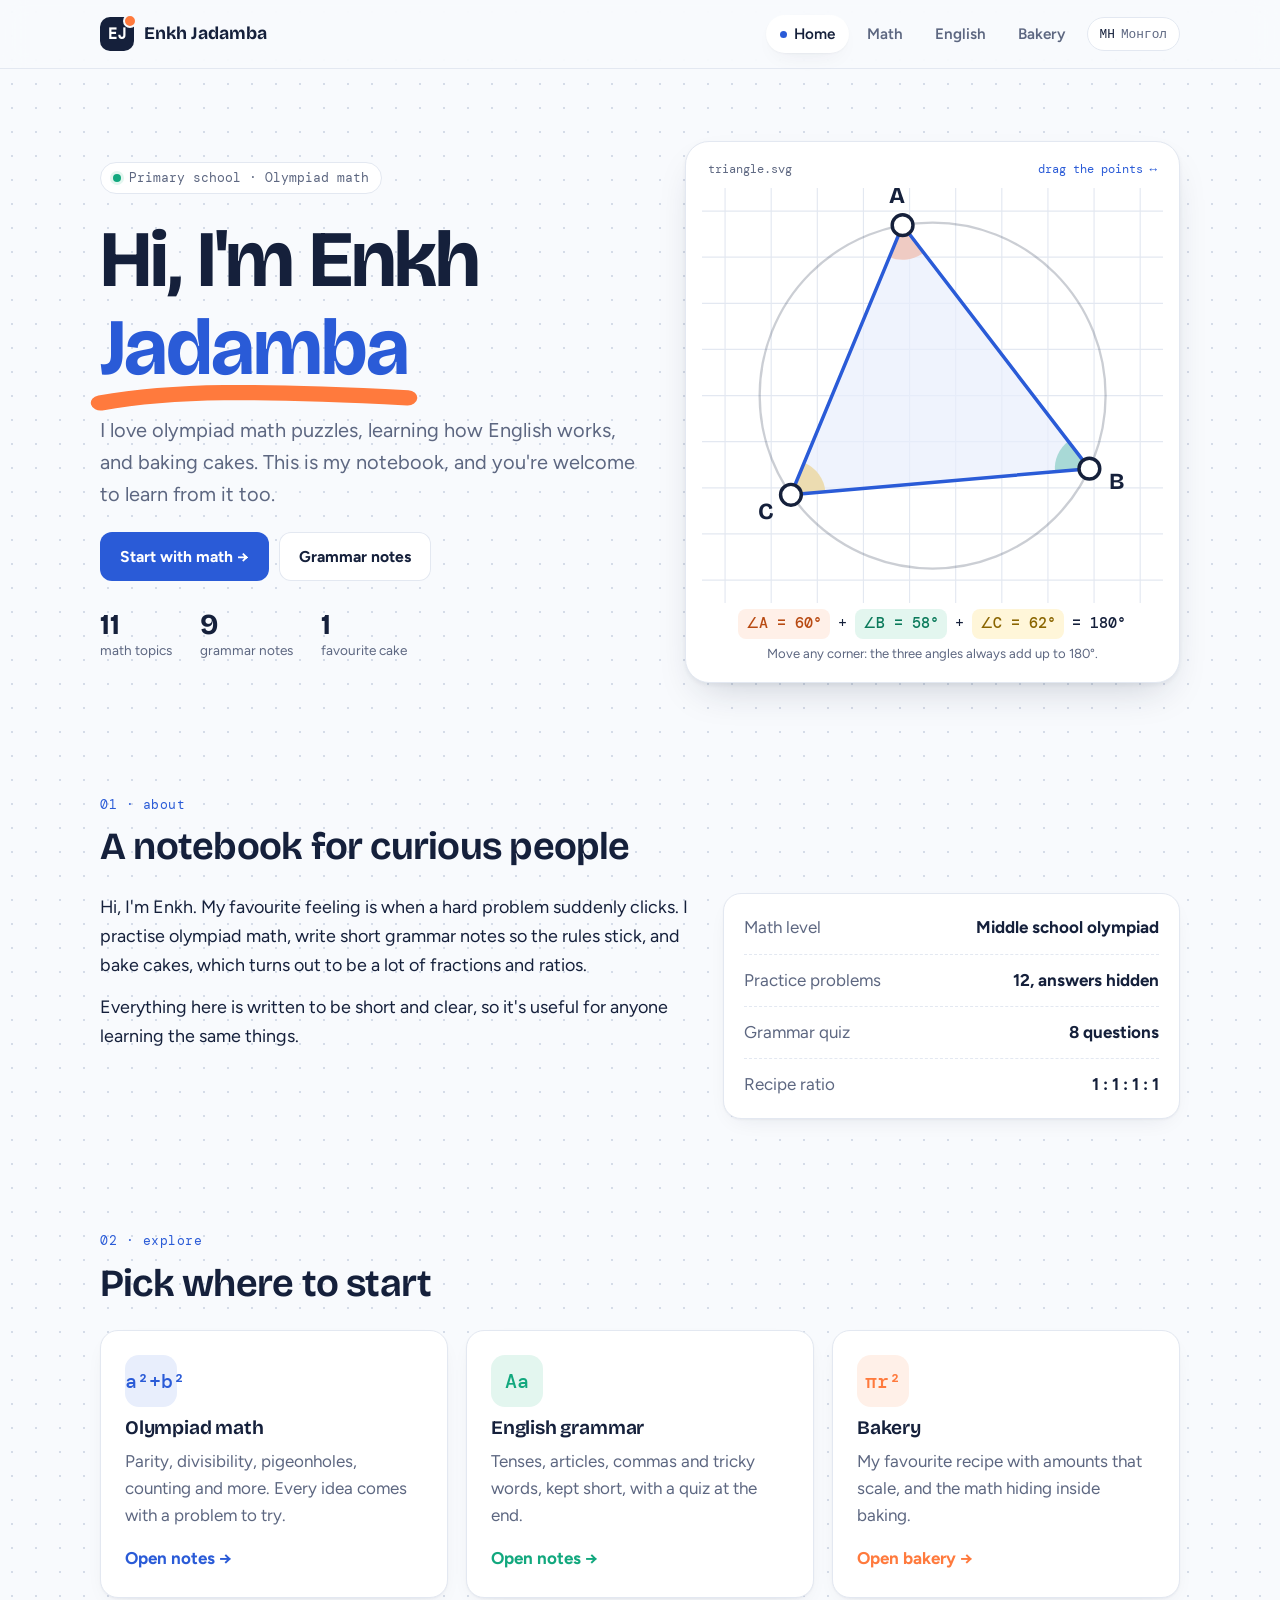
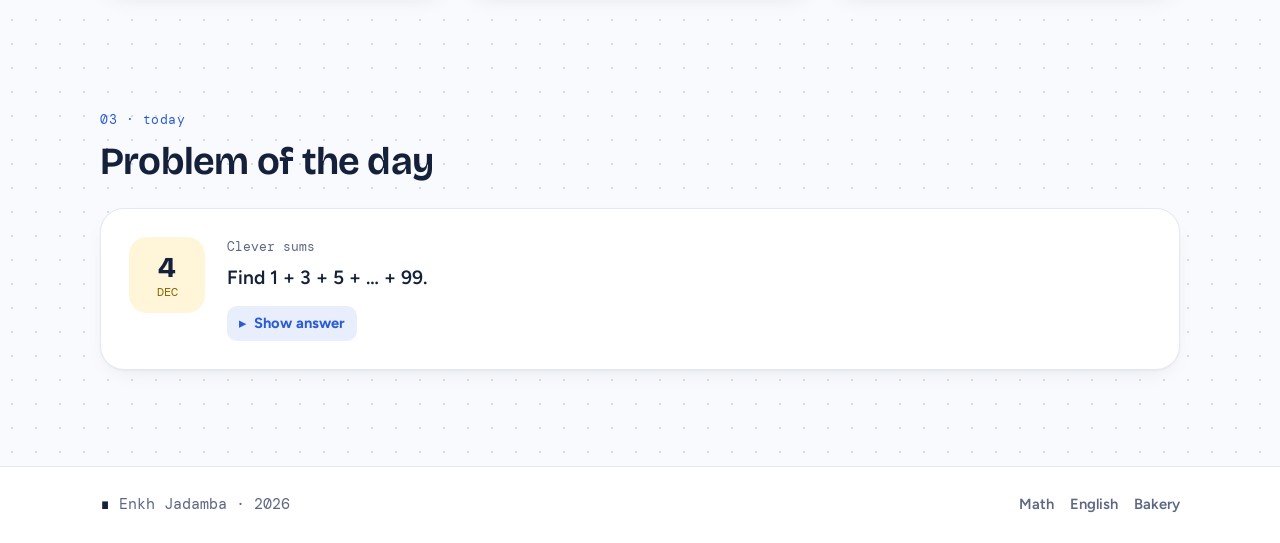
<file: index.html>
<!doctype html>
<html lang="en">
<head>
  <meta charset="utf-8">
  <meta name="viewport" content="width=device-width, initial-scale=1">
  <title>Enkh Jadamba</title>
  <meta name="description" content="Enkh Jadamba: olympiad math, English grammar notes, and cakes.">
  <meta name="theme-color" content="#f8fafd">
  <link rel="preconnect" href="https://fonts.googleapis.com">
  <link rel="preconnect" href="https://fonts.gstatic.com" crossorigin>
  <link href="https://fonts.googleapis.com/css2?family=Bricolage+Grotesque:opsz,wght@12..96,400..800&family=DM+Mono:wght@400;500&family=Figtree:ital,wght@0,400..800;1,400..800&display=swap" rel="stylesheet">
  <link rel="icon" href="favicon.svg" type="image/svg+xml">
  <link rel="stylesheet" href="css/style.css">
  <link rel="alternate" hreflang="mn" href="mn/index.html">
</head>
<body class="page-home">
  <header class="nav">
    <div class="wrap">
      <a class="brand" href="index.html"><span class="logo">EJ</span>Enkh Jadamba</a>
      <div class="nav-right">
        <nav class="links" aria-label="Main">
          <a href="index.html" aria-current="page">Home</a>
          <a href="math.html">Math</a>
          <a href="english.html">English</a>
          <a href="bakery.html">Bakery</a>
        </nav>
        <a class="lang" href="mn/index.html" hreflang="mn" lang="mn" title="Монгол хэлээр унших">МН <b>Монгол</b></a>
      </div>
    </div>
  </header>

  <main>
    <section class="hero">
      <div class="wrap">
        <div class="hero-copy">
          <span class="pill"><span class="dot"></span>Primary school · Olympiad math</span>
          <h1>Hi, I'm Enkh <span class="underline">Jadamba<svg viewBox="0 0 100 10" preserveAspectRatio="none" aria-hidden="true"><path pathLength="1" d="M2 7 C 25 2, 50 2, 98 5"/></svg></span></h1>
          <p class="lede">
            I love olympiad math puzzles, learning how English works, and baking cakes.
            This is my notebook, and you're welcome to learn from it too.
          </p>
          <div class="actions">
            <a class="btn accent" href="math.html">Start with math →</a>
            <a class="btn ghost" href="english.html">Grammar notes</a>
          </div>
          <div class="stats">
            <div><b>11</b><span>math topics</span></div>
            <div><b>9</b><span>grammar notes</span></div>
            <div><b>1</b><span>favourite cake</span></div>
          </div>
        </div>

        <figure class="playground" aria-labelledby="tri-cap">
          <div class="bar"><span>triangle.svg</span><i>drag the points ↔</i></div>
          <svg id="tri" viewBox="0 0 400 360" role="img" aria-describedby="tri-cap">
            <g class="grid" aria-hidden="true"></g>
            <circle class="circle" cx="200" cy="180" r="150" pathLength="1"/>
            <g class="arcs" aria-hidden="true"></g>
            <polygon class="shape" points=""/>
            <g class="handles"></g>
          </svg>
          <figcaption id="tri-cap">
            <div class="readout" aria-live="polite"></div>
            <p class="hint">Move any corner: the three angles always add up to 180°.</p>
          </figcaption>
        </figure>
      </div>
    </section>

    <section class="block" id="about">
      <div class="wrap">
        <span class="label">01 · about</span>
        <h2>A notebook for curious people</h2>
        <div class="about">
          <div>
            <p>Hi, I'm Enkh. My favourite feeling is when a hard problem suddenly clicks.
              I practise olympiad math, write short grammar notes so the rules stick, and
              bake cakes, which turns out to be a lot of fractions and ratios.</p>
            <p>Everything here is written to be short and clear, so it's useful for anyone
              learning the same things.</p>
          </div>
          <dl class="defs">
            <div><dt>Math level</dt><dd>Middle school olympiad</dd></div>
            <div><dt>Practice problems</dt><dd>12, answers hidden</dd></div>
            <div><dt>Grammar quiz</dt><dd>8 questions</dd></div>
            <div><dt>Recipe ratio</dt><dd>1 : 1 : 1 : 1</dd></div>
          </dl>
        </div>
      </div>
    </section>

    <section class="block" id="explore">
      <div class="wrap">
        <span class="label">02 · explore</span>
        <h2>Pick where to start</h2>
        <div class="cards">
          <a class="card math" href="math.html">
            <span class="icon">a²+b²</span>
            <h3>Olympiad math</h3>
            <p>Parity, divisibility, pigeonholes, counting and more. Every idea comes with a problem to try.</p>
            <span class="go">Open notes</span>
          </a>
          <a class="card english" href="english.html">
            <span class="icon">Aa</span>
            <h3>English grammar</h3>
            <p>Tenses, articles, commas and tricky words, kept short, with a quiz at the end.</p>
            <span class="go">Open notes</span>
          </a>
          <a class="card bakery" href="bakery.html">
            <span class="icon">πr²</span>
            <h3>Bakery</h3>
            <p>My favourite recipe with amounts that scale, and the math hiding inside baking.</p>
            <span class="go">Open bakery</span>
          </a>
        </div>
      </div>
    </section>

    <section class="block" id="potd">
      <div class="wrap">
        <span class="label">03 · today</span>
        <h2>Problem of the day</h2>
        <div class="potd">
          <div class="day"><span><b id="potd-day">1</b><span id="potd-month">JAN</span></span></div>
          <div>
            <p class="topic" id="potd-topic"></p>
            <h3 id="potd-q"></h3>
            <details>
              <summary>Show answer</summary>
              <div class="answer" id="potd-a"></div>
            </details>
          </div>
        </div>
      </div>
    </section>
  </main>

  <footer>
    <div class="wrap">
      <span class="qed"><b>∎</b> Enkh Jadamba · <span id="yr">2026</span></span>
      <nav aria-label="Footer">
        <a href="math.html">Math</a>
        <a href="english.html">English</a>
        <a href="bakery.html">Bakery</a>
      </nav>
    </div>
  </footer>

  <script src="js/main.js"></script>
</body>
</html>
</file>
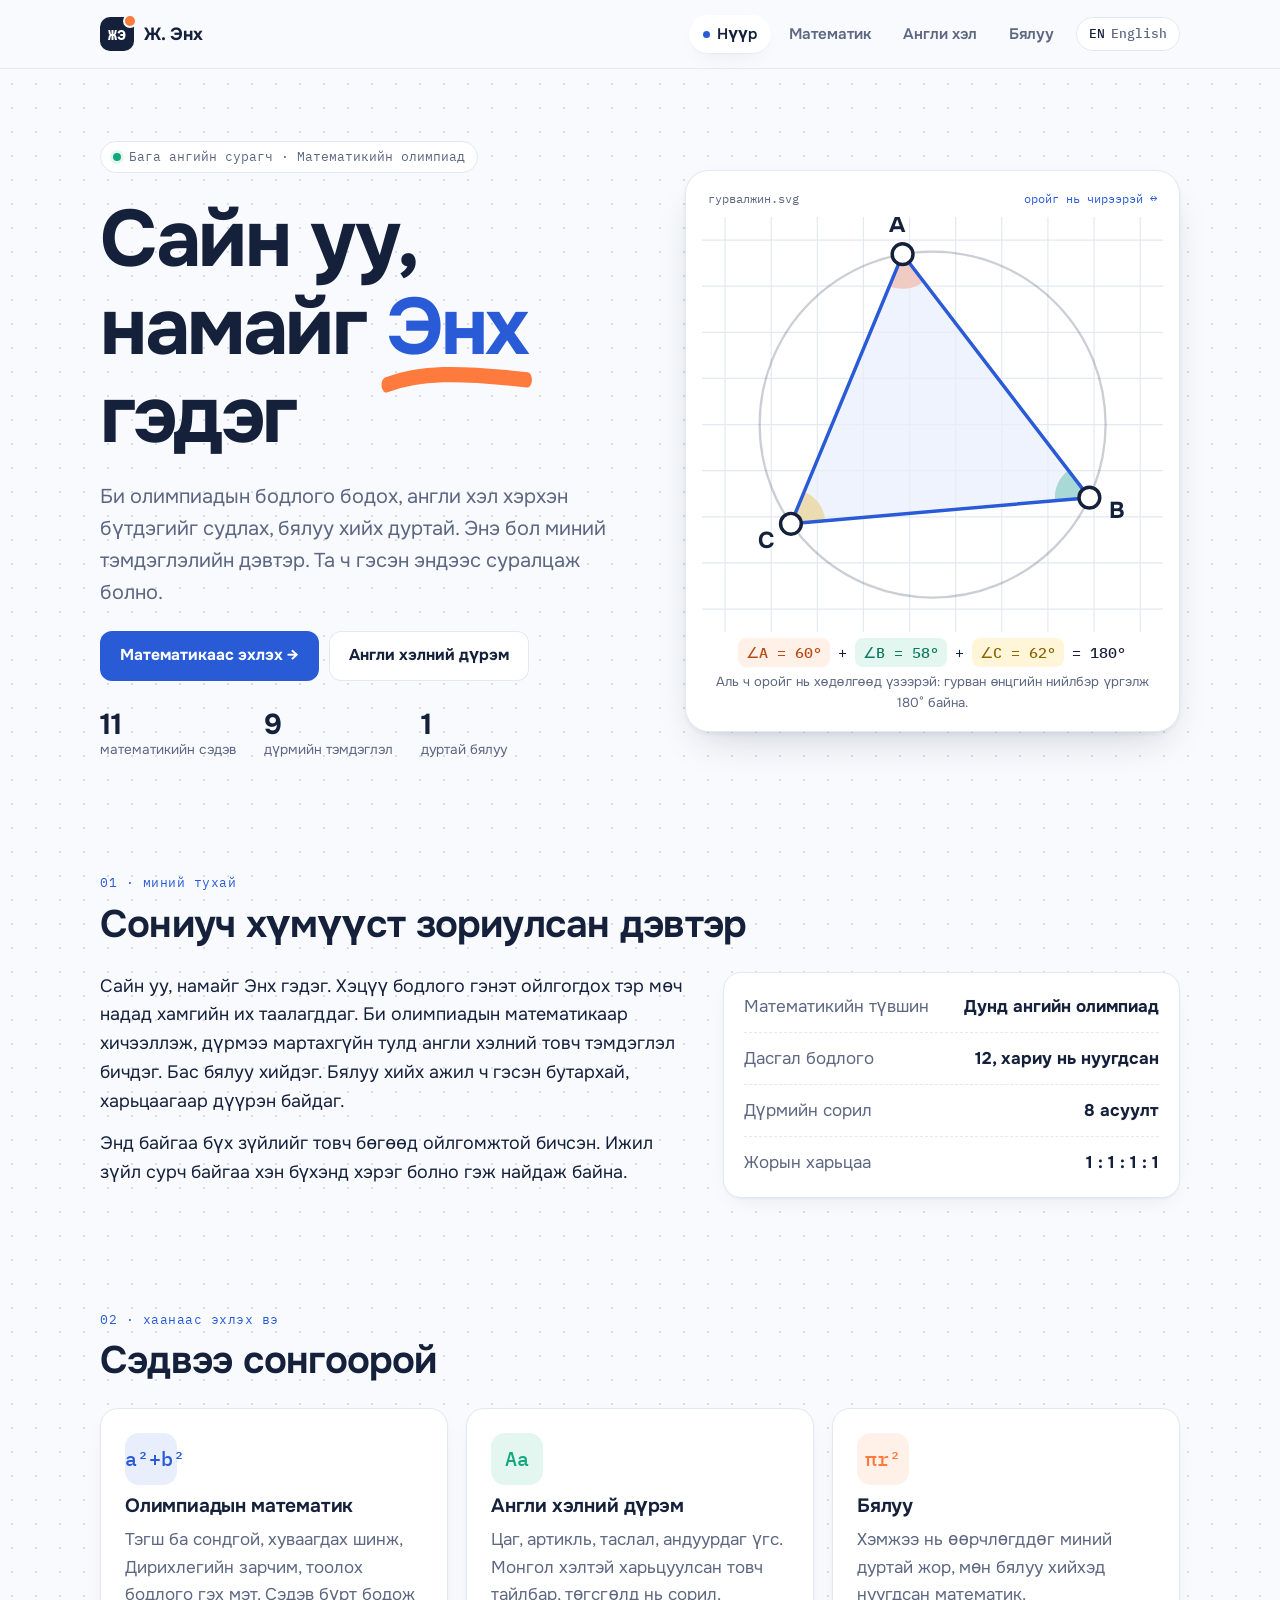
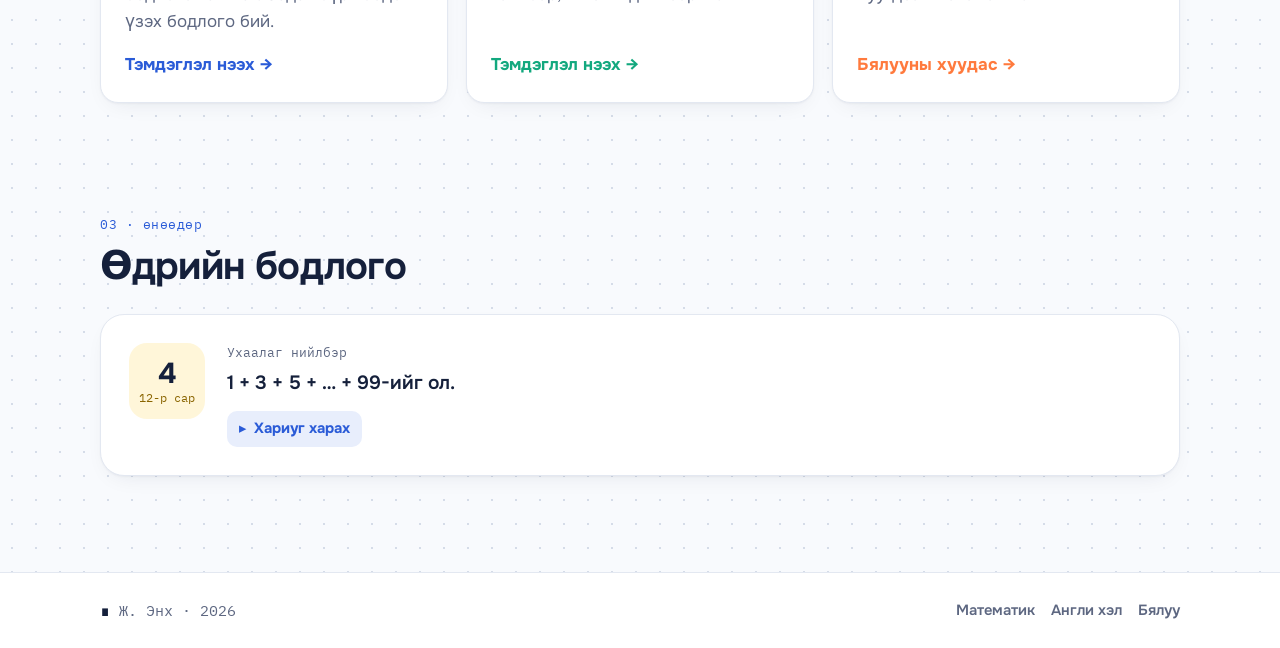
<file: mn/index.html>
<!doctype html>
<html lang="mn">
<head>
  <meta charset="utf-8">
  <meta name="viewport" content="width=device-width, initial-scale=1">
  <title>Ж. Энх</title>
  <meta name="description" content="Ж. Энх: олимпиадын математик, англи хэлний дүрэм, бялуу хийх.">
  <meta name="theme-color" content="#f8fafd">
  <link rel="preconnect" href="https://fonts.googleapis.com">
  <link rel="preconnect" href="https://fonts.gstatic.com" crossorigin>
  <link href="https://fonts.googleapis.com/css2?family=Onest:wght@400..800&family=IBM+Plex+Mono:wght@400;500&display=swap" rel="stylesheet">
  <link rel="icon" href="../favicon.svg" type="image/svg+xml">
  <link rel="stylesheet" href="../css/style.css">
  <link rel="alternate" hreflang="en" href="../index.html">
</head>
<body class="page-home">
  <header class="nav">
    <div class="wrap">
      <a class="brand" href="index.html"><span class="logo">ЖЭ</span>Ж. Энх</a>
      <div class="nav-right">
        <nav class="links" aria-label="Үндсэн цэс">
          <a href="index.html" aria-current="page">Нүүр</a>
          <a href="math.html">Математик</a>
          <a href="english.html">Англи хэл</a>
          <a href="bakery.html">Бялуу</a>
        </nav>
        <a class="lang" href="../index.html" hreflang="en" lang="en" title="Read in English">EN <b>English</b></a>
      </div>
    </div>
  </header>

  <main>
    <section class="hero">
      <div class="wrap">
        <div class="hero-copy">
          <span class="pill"><span class="dot"></span>Бага ангийн сурагч · Математикийн олимпиад</span>
          <h1>Сайн уу, намайг <span class="underline">Энх<svg viewBox="0 0 100 10" preserveAspectRatio="none" aria-hidden="true"><path pathLength="1" d="M2 7 C 25 2, 50 2, 98 5"/></svg></span> гэдэг</h1>
          <p class="lede">
            Би олимпиадын бодлого бодох, англи хэл хэрхэн бүтдэгийг судлах, бялуу хийх дуртай.
            Энэ бол миний тэмдэглэлийн дэвтэр. Та ч гэсэн эндээс суралцаж болно.
          </p>
          <div class="actions">
            <a class="btn accent" href="math.html">Математикаас эхлэх →</a>
            <a class="btn ghost" href="english.html">Англи хэлний дүрэм</a>
          </div>
          <div class="stats">
            <div><b>11</b><span>математикийн сэдэв</span></div>
            <div><b>9</b><span>дүрмийн тэмдэглэл</span></div>
            <div><b>1</b><span>дуртай бялуу</span></div>
          </div>
        </div>

        <figure class="playground" aria-labelledby="tri-cap">
          <div class="bar"><span>гурвалжин.svg</span><i>оройг нь чирээрэй ↔</i></div>
          <svg id="tri" viewBox="0 0 400 360" role="img" aria-describedby="tri-cap">
            <g class="grid" aria-hidden="true"></g>
            <circle class="circle" cx="200" cy="180" r="150" pathLength="1"/>
            <g class="arcs" aria-hidden="true"></g>
            <polygon class="shape" points=""/>
            <g class="handles"></g>
          </svg>
          <figcaption id="tri-cap">
            <div class="readout" aria-live="polite"></div>
            <p class="hint">Аль ч оройг нь хөдөлгөөд үзээрэй: гурван өнцгийн нийлбэр үргэлж 180° байна.</p>
          </figcaption>
        </figure>
      </div>
    </section>

    <section class="block" id="about">
      <div class="wrap">
        <span class="label">01 · миний тухай</span>
        <h2>Сониуч хүмүүст зориулсан дэвтэр</h2>
        <div class="about">
          <div>
            <p>Сайн уу, намайг Энх гэдэг. Хэцүү бодлого гэнэт ойлгогдох тэр мөч надад хамгийн их
              таалагддаг. Би олимпиадын математикаар хичээллэж, дүрмээ мартахгүйн тулд англи хэлний
              товч тэмдэглэл бичдэг. Бас бялуу хийдэг. Бялуу хийх ажил ч гэсэн бутархай, харьцаагаар дүүрэн байдаг.</p>
            <p>Энд байгаа бүх зүйлийг товч бөгөөд ойлгомжтой бичсэн. Ижил зүйл сурч байгаа хэн бүхэнд
              хэрэг болно гэж найдаж байна.</p>
          </div>
          <dl class="defs">
            <div><dt>Математикийн түвшин</dt><dd>Дунд ангийн олимпиад</dd></div>
            <div><dt>Дасгал бодлого</dt><dd>12, хариу нь нуугдсан</dd></div>
            <div><dt>Дүрмийн сорил</dt><dd>8 асуулт</dd></div>
            <div><dt>Жорын харьцаа</dt><dd>1 : 1 : 1 : 1</dd></div>
          </dl>
        </div>
      </div>
    </section>

    <section class="block" id="explore">
      <div class="wrap">
        <span class="label">02 · хаанаас эхлэх вэ</span>
        <h2>Сэдвээ сонгоорой</h2>
        <div class="cards">
          <a class="card math" href="math.html">
            <span class="icon">a²+b²</span>
            <h3>Олимпиадын математик</h3>
            <p>Тэгш ба сондгой, хуваагдах шинж, Дирихлегийн зарчим, тоолох бодлого гэх мэт. Сэдэв бүрт бодож үзэх бодлого бий.</p>
            <span class="go">Тэмдэглэл нээх</span>
          </a>
          <a class="card english" href="english.html">
            <span class="icon">Aa</span>
            <h3>Англи хэлний дүрэм</h3>
            <p>Цаг, артикль, таслал, андуурдаг үгс. Монгол хэлтэй харьцуулсан товч тайлбар, төгсгөлд нь сорил.</p>
            <span class="go">Тэмдэглэл нээх</span>
          </a>
          <a class="card bakery" href="bakery.html">
            <span class="icon">πr²</span>
            <h3>Бялуу</h3>
            <p>Хэмжээ нь өөрчлөгддөг миний дуртай жор, мөн бялуу хийхэд нуугдсан математик.</p>
            <span class="go">Бялууны хуудас</span>
          </a>
        </div>
      </div>
    </section>

    <section class="block" id="potd">
      <div class="wrap">
        <span class="label">03 · өнөөдөр</span>
        <h2>Өдрийн бодлого</h2>
        <div class="potd">
          <div class="day"><span><b id="potd-day">1</b><span id="potd-month">1-р сар</span></span></div>
          <div>
            <p class="topic" id="potd-topic"></p>
            <h3 id="potd-q"></h3>
            <details>
              <summary>Хариуг харах</summary>
              <div class="answer" id="potd-a"></div>
            </details>
          </div>
        </div>
      </div>
    </section>
  </main>

  <footer>
    <div class="wrap">
      <span class="qed"><b>∎</b> Ж. Энх · <span id="yr">2026</span></span>
      <nav aria-label="Доод цэс">
        <a href="math.html">Математик</a>
        <a href="english.html">Англи хэл</a>
        <a href="bakery.html">Бялуу</a>
      </nav>
    </div>
  </footer>

  <script src="../js/main.js"></script>
</body>
</html>
</file>
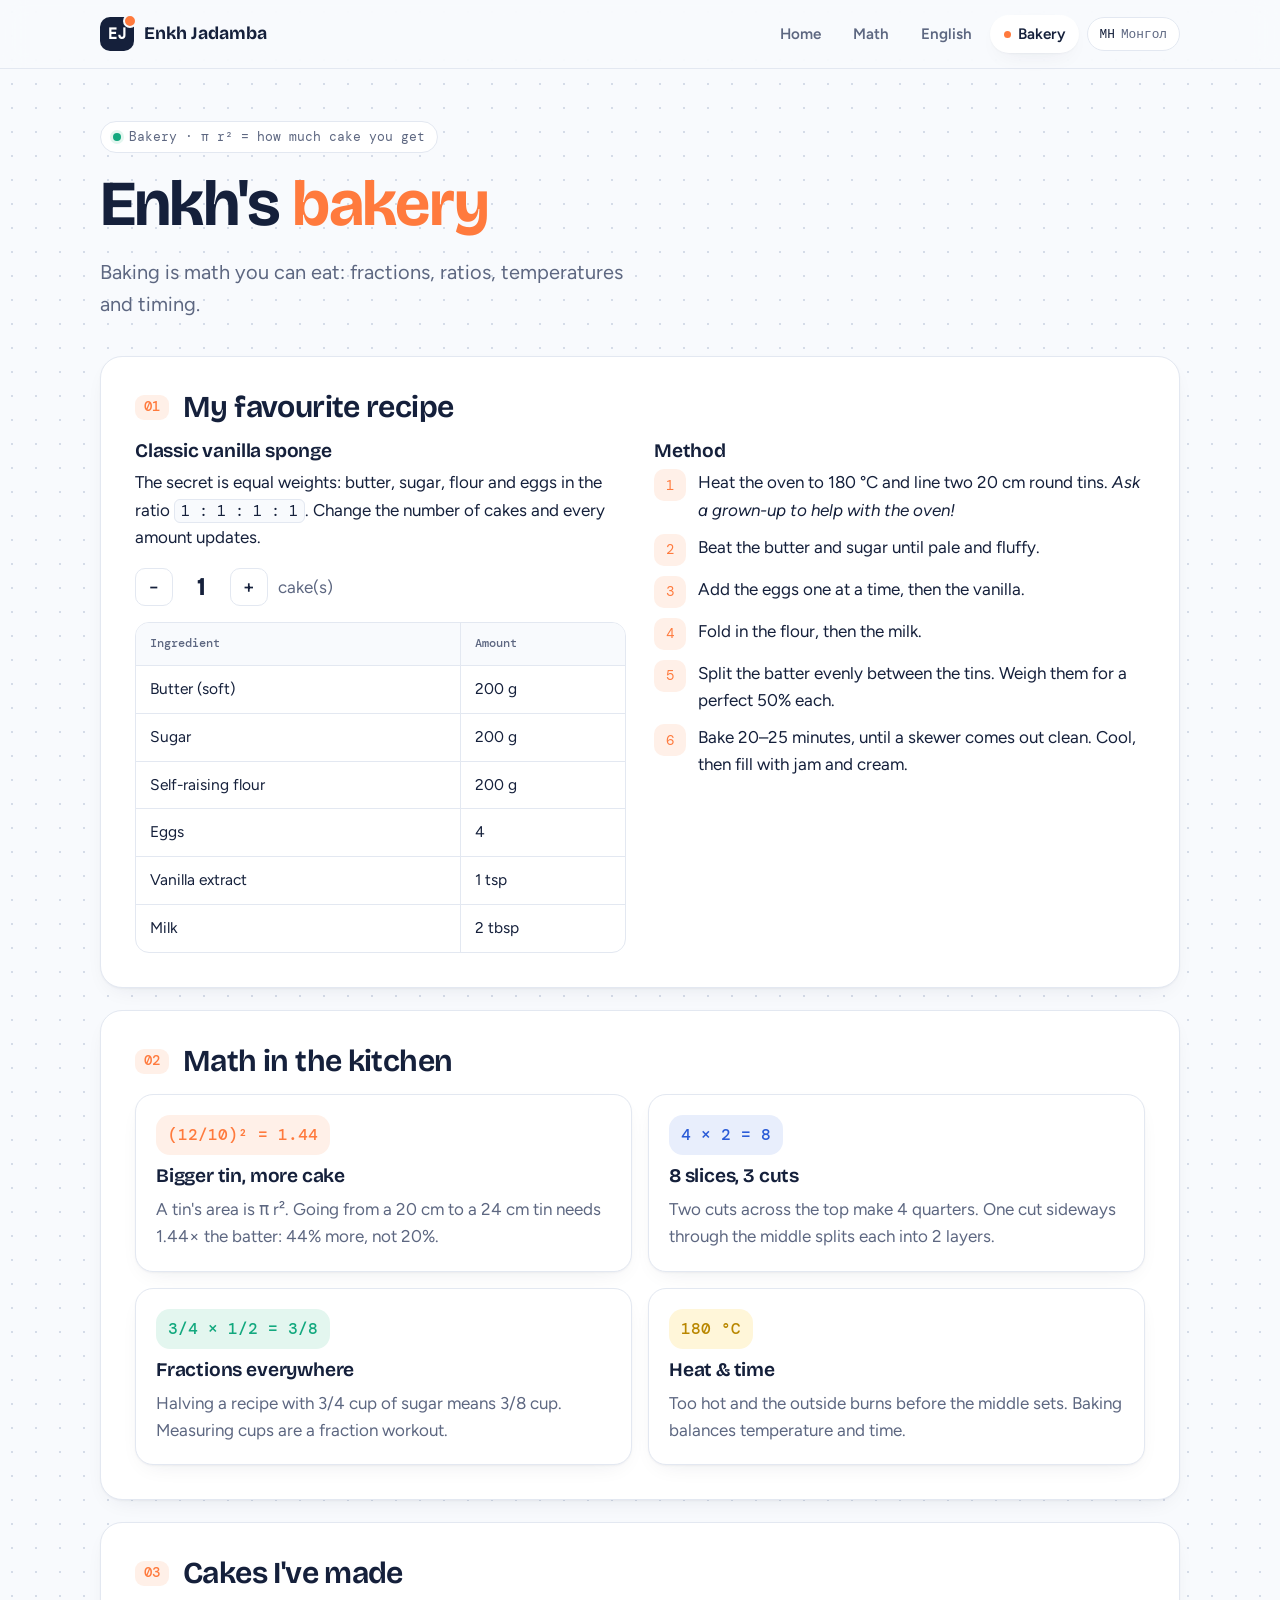
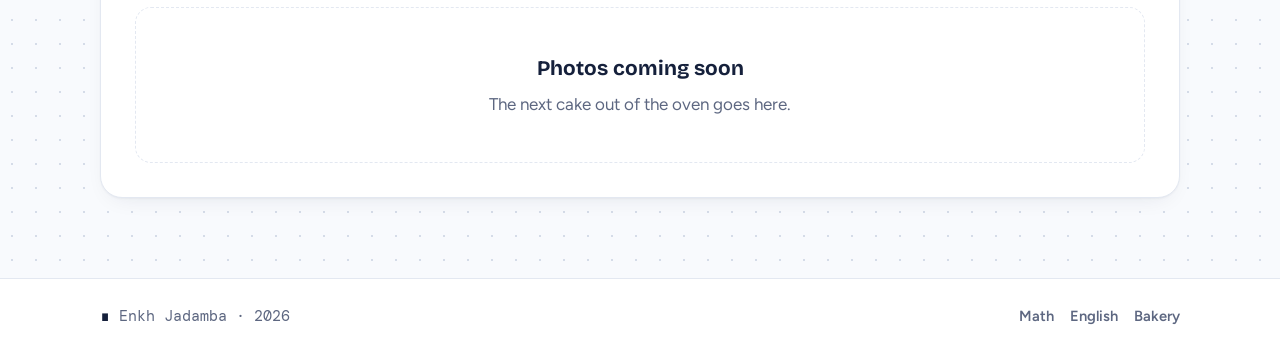
<file: bakery.html>
<!doctype html>
<html lang="en">
<head>
  <meta charset="utf-8">
  <meta name="viewport" content="width=device-width, initial-scale=1">
  <title>Bakery · Enkh Jadamba</title>
  <meta name="description" content="Enkh Jadamba's bakery corner: a favourite recipe and the math of baking.">
  <meta name="theme-color" content="#f8fafd">
  <link rel="preconnect" href="https://fonts.googleapis.com">
  <link rel="preconnect" href="https://fonts.gstatic.com" crossorigin>
  <link href="https://fonts.googleapis.com/css2?family=Bricolage+Grotesque:opsz,wght@12..96,400..800&family=DM+Mono:wght@400;500&family=Figtree:ital,wght@0,400..800;1,400..800&display=swap" rel="stylesheet">
  <link rel="icon" href="favicon.svg" type="image/svg+xml">
  <link rel="stylesheet" href="css/style.css">
  <link rel="alternate" hreflang="mn" href="mn/bakery.html">
</head>
<body class="page-bakery">
  <header class="nav">
    <div class="wrap">
      <a class="brand" href="index.html"><span class="logo">EJ</span>Enkh Jadamba</a>
      <div class="nav-right">
        <nav class="links" aria-label="Main">
          <a href="index.html">Home</a>
          <a href="math.html">Math</a>
          <a href="english.html">English</a>
          <a href="bakery.html" aria-current="page">Bakery</a>
        </nav>
        <a class="lang" href="mn/bakery.html" hreflang="mn" lang="mn" title="Монгол хэлээр унших">МН <b>Монгол</b></a>
      </div>
    </div>
  </header>

  <main>
    <section class="page-hero">
      <div class="wrap">
        <span class="pill"><span class="dot"></span>Bakery · π r² = how much cake you get</span>
        <h1>Enkh's <span>bakery</span></h1>
        <p class="lede">Baking is math you can eat: fractions, ratios, temperatures and timing.</p>
      </div>
    </section>

    <div class="wrap bakery-grid">
      <section class="lesson" id="recipe">
        <h2><span class="num">01</span>My favourite recipe</h2>
        <div class="recipe">
          <div>
            <h3>Classic vanilla sponge</h3>
            <p>The secret is equal weights: butter, sugar, flour and eggs in the ratio <span class="m">1 : 1 : 1 : 1</span>.
              Change the number of cakes and every amount updates.</p>
            <div class="scaler">
              <button class="chip" type="button" data-step="-0.5" aria-label="Fewer cakes">−</button>
              <span class="n" id="scale" aria-live="polite">1</span>
              <button class="chip" type="button" data-step="0.5" aria-label="More cakes">+</button>
              <span style="color: var(--muted)">cake(s)</span>
            </div>
            <div class="table-scroll">
              <table id="ingredients">
                <tr><th>Ingredient</th><th>Amount</th></tr>
                <tr data-amount="200" data-unit=" g"><td>Butter (soft)</td><td></td></tr>
                <tr data-amount="200" data-unit=" g"><td>Sugar</td><td></td></tr>
                <tr data-amount="200" data-unit=" g"><td>Self-raising flour</td><td></td></tr>
                <tr data-amount="4" data-unit=""><td>Eggs</td><td></td></tr>
                <tr data-amount="1" data-unit=" tsp"><td>Vanilla extract</td><td></td></tr>
                <tr data-amount="2" data-unit=" tbsp"><td>Milk</td><td></td></tr>
              </table>
            </div>
          </div>
          <div>
            <h3>Method</h3>
            <ol class="steps">
              <li><span>Heat the oven to 180 °C and line two 20 cm round tins. <em>Ask a grown-up to help with the oven!</em></span></li>
              <li><span>Beat the butter and sugar until pale and fluffy.</span></li>
              <li><span>Add the eggs one at a time, then the vanilla.</span></li>
              <li><span>Fold in the flour, then the milk.</span></li>
              <li><span>Split the batter evenly between the tins. Weigh them for a perfect 50% each.</span></li>
              <li><span>Bake 20–25 minutes, until a skewer comes out clean. Cool, then fill with jam and cream.</span></li>
            </ol>
          </div>
        </div>
      </section>

      <section class="lesson" id="kitchen-math">
        <h2><span class="num">02</span>Math in the kitchen</h2>
        <div class="mini-cards">
          <div class="card bakery">
            <span class="icon">(12/10)² = 1.44</span>
            <h3>Bigger tin, more cake</h3>
            <p>A tin's area is π r². Going from a 20 cm to a 24 cm tin needs 1.44× the batter: 44% more, not 20%.</p>
          </div>
          <div class="card math">
            <span class="icon">4 × 2 = 8</span>
            <h3>8 slices, 3 cuts</h3>
            <p>Two cuts across the top make 4 quarters. One cut sideways through the middle splits each into 2 layers.</p>
          </div>
          <div class="card english">
            <span class="icon">3/4 × 1/2 = 3/8</span>
            <h3>Fractions everywhere</h3>
            <p>Halving a recipe with 3/4 cup of sugar means 3/8 cup. Measuring cups are a fraction workout.</p>
          </div>
          <div class="card sun">
            <span class="icon">180 °C</span>
            <h3>Heat &amp; time</h3>
            <p>Too hot and the outside burns before the middle sets. Baking balances temperature and time.</p>
          </div>
        </div>
      </section>

      <section class="lesson" id="gallery">
        <h2><span class="num">03</span>Cakes I've made</h2>
        <div class="soon">
          <b>Photos coming soon</b>
          <span>The next cake out of the oven goes here.</span>
        </div>
      </section>
    </div>
  </main>

  <footer>
    <div class="wrap">
      <span class="qed"><b>∎</b> Enkh Jadamba · <span id="yr">2026</span></span>
      <nav aria-label="Footer">
        <a href="math.html">Math</a>
        <a href="english.html">English</a>
        <a href="bakery.html">Bakery</a>
      </nav>
    </div>
  </footer>

  <script src="js/main.js"></script>
</body>
</html>
</file>
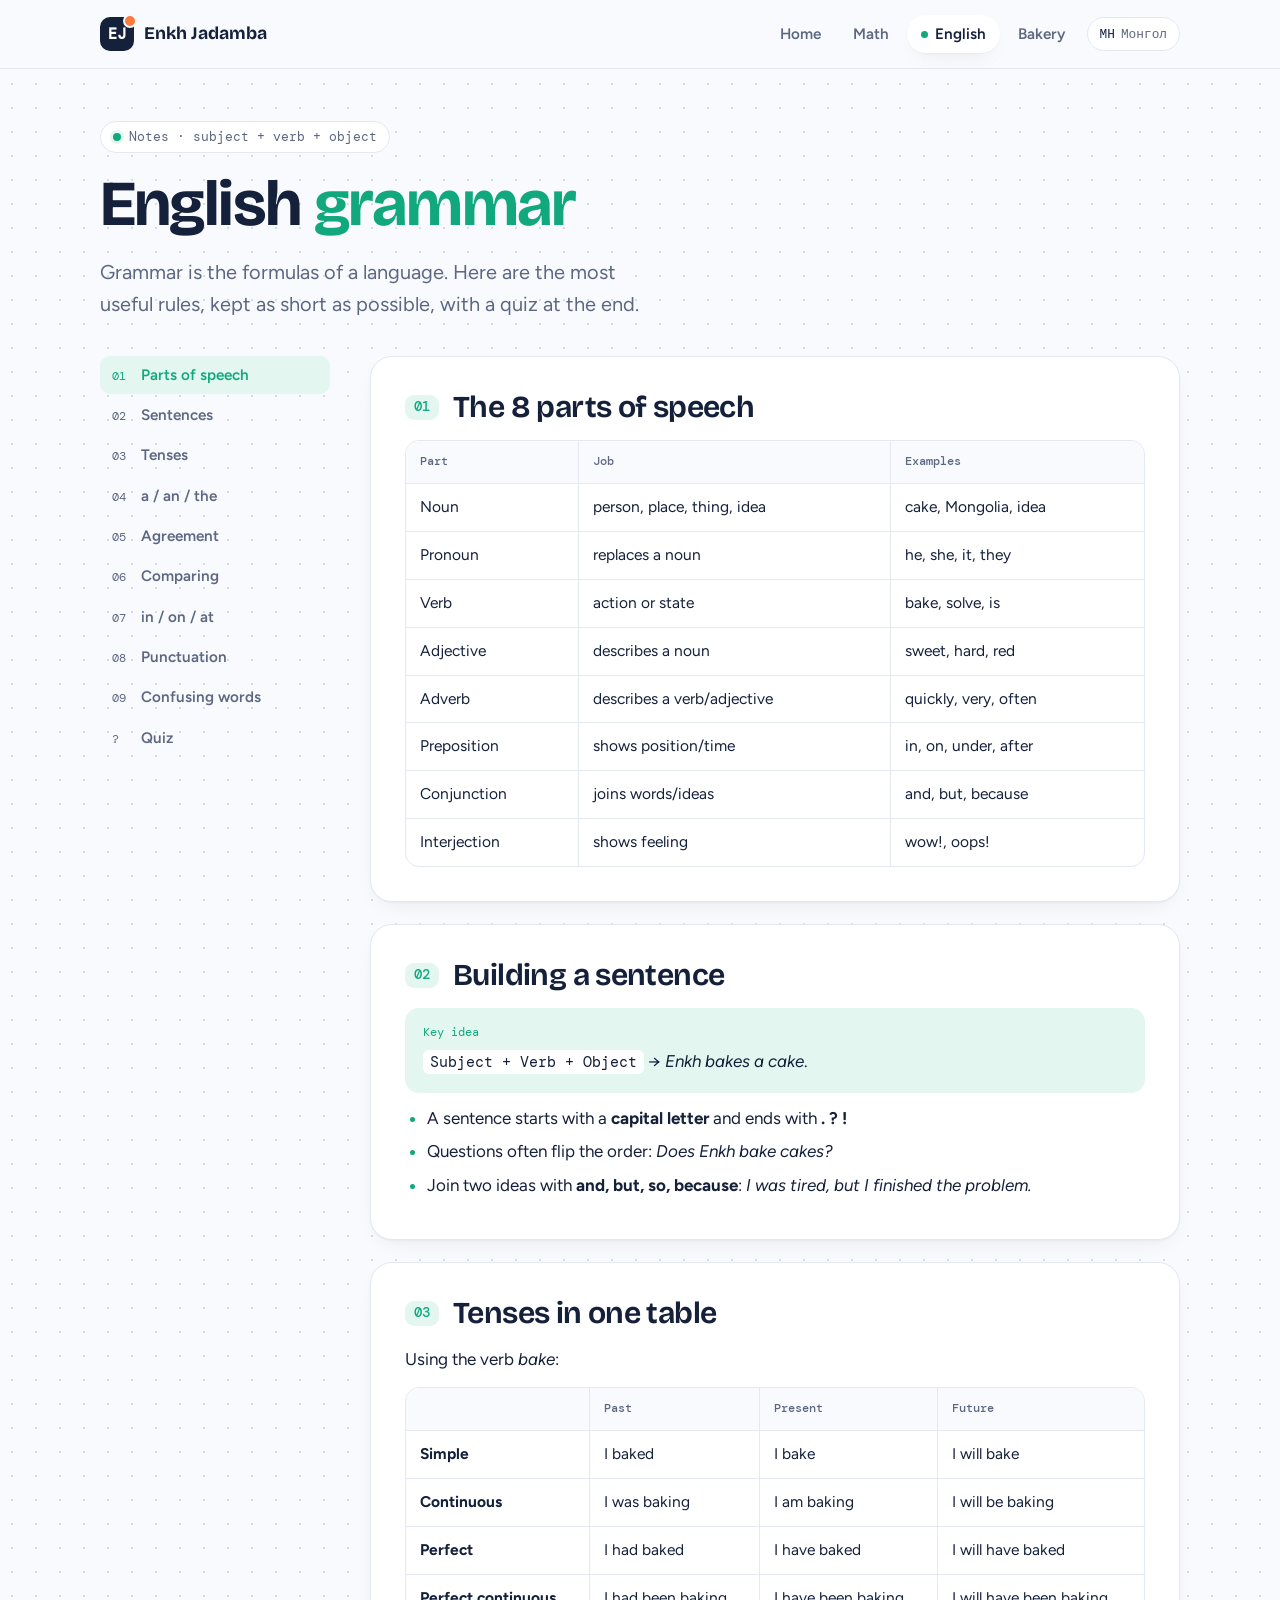
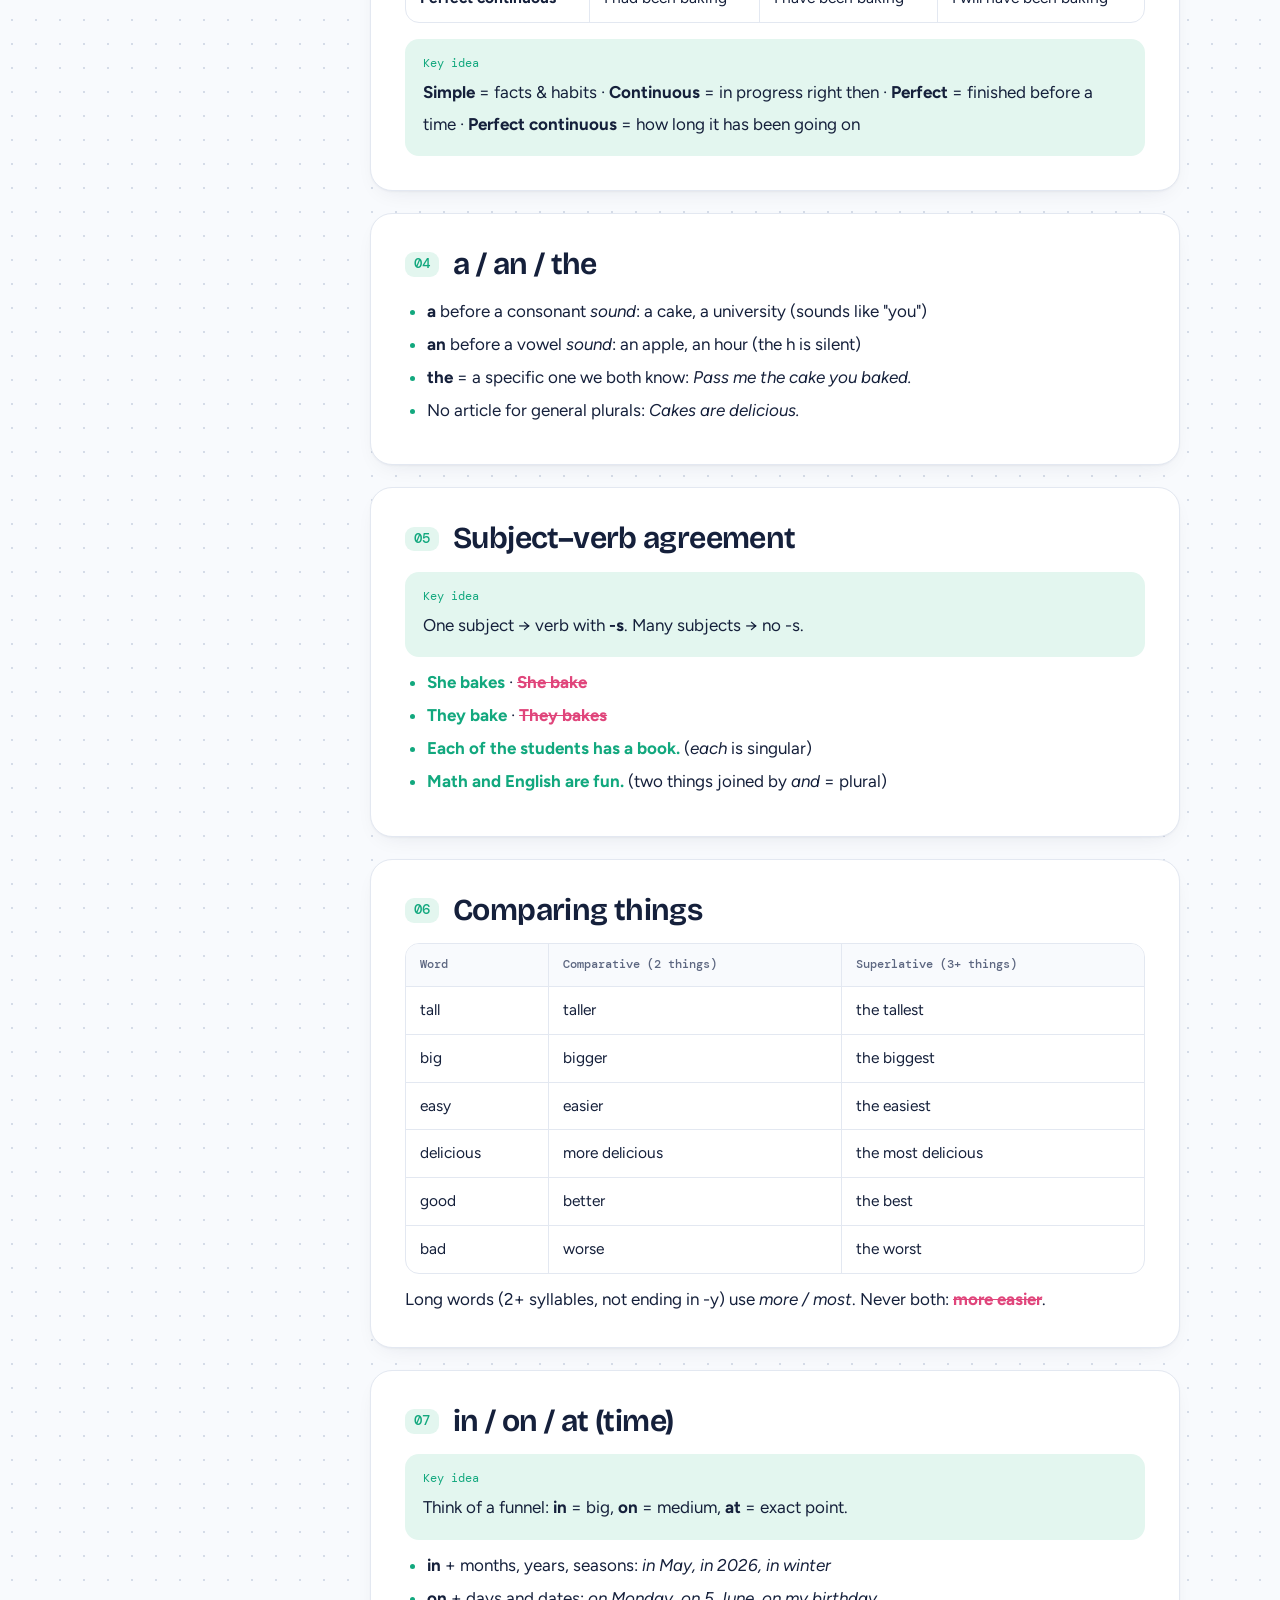
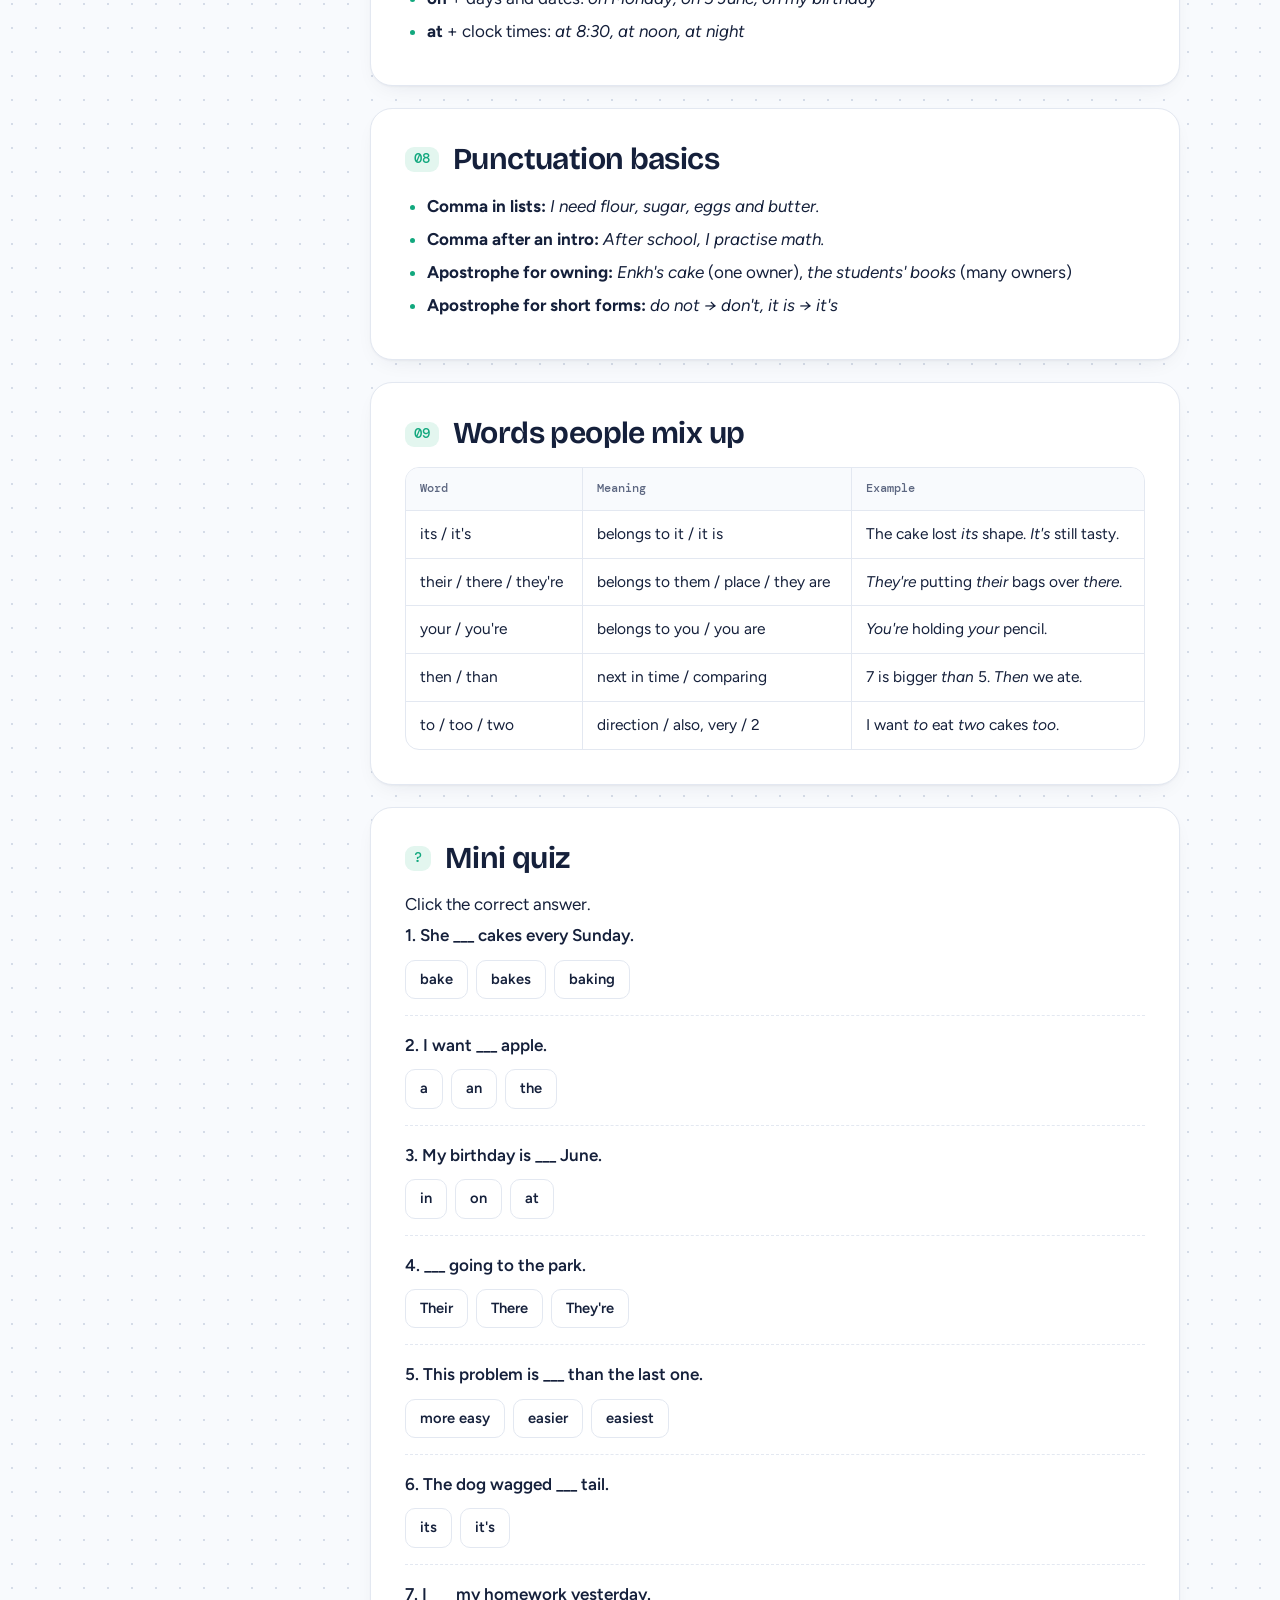
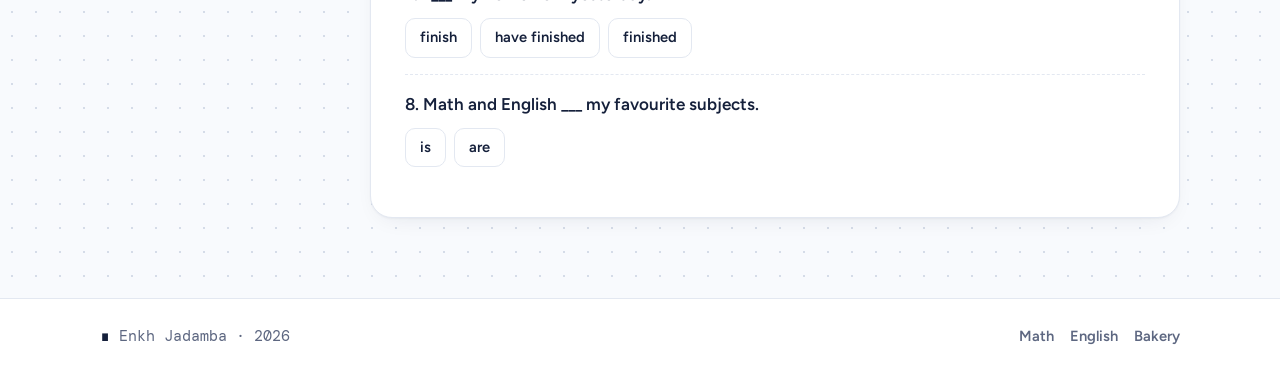
<file: english.html>
<!doctype html>
<html lang="en">
<head>
  <meta charset="utf-8">
  <meta name="viewport" content="width=device-width, initial-scale=1">
  <title>English Grammar · Enkh Jadamba</title>
  <meta name="description" content="Brief English grammar notes and a mini quiz.">
  <meta name="theme-color" content="#f8fafd">
  <link rel="preconnect" href="https://fonts.googleapis.com">
  <link rel="preconnect" href="https://fonts.gstatic.com" crossorigin>
  <link href="https://fonts.googleapis.com/css2?family=Bricolage+Grotesque:opsz,wght@12..96,400..800&family=DM+Mono:wght@400;500&family=Figtree:ital,wght@0,400..800;1,400..800&display=swap" rel="stylesheet">
  <link rel="icon" href="favicon.svg" type="image/svg+xml">
  <link rel="stylesheet" href="css/style.css">
  <link rel="alternate" hreflang="mn" href="mn/english.html">
</head>
<body class="page-english">
  <header class="nav">
    <div class="wrap">
      <a class="brand" href="index.html"><span class="logo">EJ</span>Enkh Jadamba</a>
      <div class="nav-right">
        <nav class="links" aria-label="Main">
          <a href="index.html">Home</a>
          <a href="math.html">Math</a>
          <a href="english.html" aria-current="page">English</a>
          <a href="bakery.html">Bakery</a>
        </nav>
        <a class="lang" href="mn/english.html" hreflang="mn" lang="mn" title="Монгол хэлээр унших">МН <b>Монгол</b></a>
      </div>
    </div>
  </header>

  <main>
    <section class="page-hero">
      <div class="wrap">
        <span class="pill"><span class="dot"></span>Notes · subject + verb + object</span>
        <h1>English <span>grammar</span></h1>
        <p class="lede">Grammar is the formulas of a language. Here are the most useful rules, kept as short as possible, with a quiz at the end.</p>
      </div>
    </section>

    <div class="wrap doc">
      <aside class="side" aria-label="Topics">
        <ol>
          <li><a href="#parts"><span class="n">01</span>Parts of speech</a></li>
          <li><a href="#sentence"><span class="n">02</span>Sentences</a></li>
          <li><a href="#tenses"><span class="n">03</span>Tenses</a></li>
          <li><a href="#articles"><span class="n">04</span>a / an / the</a></li>
          <li><a href="#agreement"><span class="n">05</span>Agreement</a></li>
          <li><a href="#compare"><span class="n">06</span>Comparing</a></li>
          <li><a href="#prepositions"><span class="n">07</span>in / on / at</a></li>
          <li><a href="#punctuation"><span class="n">08</span>Punctuation</a></li>
          <li><a href="#confused"><span class="n">09</span>Confusing words</a></li>
          <li><a href="#quiz"><span class="n">?</span>Quiz</a></li>
        </ol>
      </aside>
      <div class="content">
        <section class="lesson" id="parts">
          <h2><span class="num">01</span>The 8 parts of speech</h2>
          <div class="table-scroll">
            <table>
              <tr><th>Part</th><th>Job</th><th>Examples</th></tr>
              <tr><td>Noun</td><td>person, place, thing, idea</td><td>cake, Mongolia, idea</td></tr>
              <tr><td>Pronoun</td><td>replaces a noun</td><td>he, she, it, they</td></tr>
              <tr><td>Verb</td><td>action or state</td><td>bake, solve, is</td></tr>
              <tr><td>Adjective</td><td>describes a noun</td><td>sweet, hard, red</td></tr>
              <tr><td>Adverb</td><td>describes a verb/adjective</td><td>quickly, very, often</td></tr>
              <tr><td>Preposition</td><td>shows position/time</td><td>in, on, under, after</td></tr>
              <tr><td>Conjunction</td><td>joins words/ideas</td><td>and, but, because</td></tr>
              <tr><td>Interjection</td><td>shows feeling</td><td>wow!, oops!</td></tr>
            </table>
          </div>
        </section>

        <section class="lesson" id="sentence">
          <h2><span class="num">02</span>Building a sentence</h2>
          <div class="key">
            <span class="m">Subject + Verb + Object</span> → <em>Enkh</em> <em>bakes</em> <em>a cake</em>.
          </div>
          <ul>
            <li>A sentence starts with a <strong>capital letter</strong> and ends with <strong>. ? !</strong></li>
            <li>Questions often flip the order: <em>Does Enkh bake cakes?</em></li>
            <li>Join two ideas with <strong>and, but, so, because</strong>: <em>I was tired, but I finished the problem.</em></li>
          </ul>
        </section>

        <section class="lesson" id="tenses">
          <h2><span class="num">03</span>Tenses in one table</h2>
          <p>Using the verb <em>bake</em>:</p>
          <div class="table-scroll">
            <table>
              <tr><th></th><th>Past</th><th>Present</th><th>Future</th></tr>
              <tr><th>Simple</th><td>I baked</td><td>I bake</td><td>I will bake</td></tr>
              <tr><th>Continuous</th><td>I was baking</td><td>I am baking</td><td>I will be baking</td></tr>
              <tr><th>Perfect</th><td>I had baked</td><td>I have baked</td><td>I will have baked</td></tr>
              <tr><th>Perfect continuous</th><td>I had been baking</td><td>I have been baking</td><td>I will have been baking</td></tr>
            </table>
          </div>
          <div class="key">
            <strong>Simple</strong> = facts &amp; habits · <strong>Continuous</strong> = in progress right then ·
            <strong>Perfect</strong> = finished before a time · <strong>Perfect continuous</strong> = how long it has been going on
          </div>
        </section>

        <section class="lesson" id="articles">
          <h2><span class="num">04</span>a / an / the</h2>
          <ul>
            <li><strong>a</strong> before a consonant <em>sound</em>: a cake, a university (sounds like "you")</li>
            <li><strong>an</strong> before a vowel <em>sound</em>: an apple, an hour (the h is silent)</li>
            <li><strong>the</strong> = a specific one we both know: <em>Pass me the cake you baked.</em></li>
            <li>No article for general plurals: <em>Cakes are delicious.</em></li>
          </ul>
        </section>

        <section class="lesson" id="agreement">
          <h2><span class="num">05</span>Subject–verb agreement</h2>
          <div class="key">One subject → verb with <strong>-s</strong>. Many subjects → no -s.</div>
          <ul>
            <li><span class="good">She bakes</span> · <span class="bad">She bake</span></li>
            <li><span class="good">They bake</span> · <span class="bad">They bakes</span></li>
            <li><span class="good">Each of the students has a book.</span> (<em>each</em> is singular)</li>
            <li><span class="good">Math and English are fun.</span> (two things joined by <em>and</em> = plural)</li>
          </ul>
        </section>

        <section class="lesson" id="compare">
          <h2><span class="num">06</span>Comparing things</h2>
          <div class="table-scroll">
            <table>
              <tr><th>Word</th><th>Comparative (2 things)</th><th>Superlative (3+ things)</th></tr>
              <tr><td>tall</td><td>taller</td><td>the tallest</td></tr>
              <tr><td>big</td><td>bigger</td><td>the biggest</td></tr>
              <tr><td>easy</td><td>easier</td><td>the easiest</td></tr>
              <tr><td>delicious</td><td>more delicious</td><td>the most delicious</td></tr>
              <tr><td>good</td><td>better</td><td>the best</td></tr>
              <tr><td>bad</td><td>worse</td><td>the worst</td></tr>
            </table>
          </div>
          <p>Long words (2+ syllables, not ending in -y) use <em>more / most</em>. Never both: <span class="bad">more easier</span>.</p>
        </section>

        <section class="lesson" id="prepositions">
          <h2><span class="num">07</span>in / on / at (time)</h2>
          <div class="key">Think of a funnel: <strong>in</strong> = big, <strong>on</strong> = medium, <strong>at</strong> = exact point.</div>
          <ul>
            <li><strong>in</strong> + months, years, seasons: <em>in May, in 2026, in winter</em></li>
            <li><strong>on</strong> + days and dates: <em>on Monday, on 5 June, on my birthday</em></li>
            <li><strong>at</strong> + clock times: <em>at 8:30, at noon, at night</em></li>
          </ul>
        </section>

        <section class="lesson" id="punctuation">
          <h2><span class="num">08</span>Punctuation basics</h2>
          <ul>
            <li><strong>Comma in lists:</strong> <em>I need flour, sugar, eggs and butter.</em></li>
            <li><strong>Comma after an intro:</strong> <em>After school, I practise math.</em></li>
            <li><strong>Apostrophe for owning:</strong> <em>Enkh's cake</em> (one owner), <em>the students' books</em> (many owners)</li>
            <li><strong>Apostrophe for short forms:</strong> <em>do not → don't, it is → it's</em></li>
          </ul>
        </section>

        <section class="lesson" id="confused">
          <h2><span class="num">09</span>Words people mix up</h2>
          <div class="table-scroll">
            <table>
              <tr><th>Word</th><th>Meaning</th><th>Example</th></tr>
              <tr><td>its / it's</td><td>belongs to it / it is</td><td>The cake lost <em>its</em> shape. <em>It's</em> still tasty.</td></tr>
              <tr><td>their / there / they're</td><td>belongs to them / place / they are</td><td><em>They're</em> putting <em>their</em> bags over <em>there</em>.</td></tr>
              <tr><td>your / you're</td><td>belongs to you / you are</td><td><em>You're</em> holding <em>your</em> pencil.</td></tr>
              <tr><td>then / than</td><td>next in time / comparing</td><td>7 is bigger <em>than</em> 5. <em>Then</em> we ate.</td></tr>
              <tr><td>to / too / two</td><td>direction / also, very / 2</td><td>I want <em>to</em> eat <em>two</em> cakes <em>too</em>.</td></tr>
            </table>
          </div>
        </section>

        <section class="lesson" id="quiz">
          <h2><span class="num">?</span>Mini quiz</h2>
          <p>Click the correct answer.</p>
          <div id="quiz-box"></div>
          <div class="score" id="quiz-score"></div>
        </section>
      </div>
    </div>
  </main>

  <footer>
    <div class="wrap">
      <span class="qed"><b>∎</b> Enkh Jadamba · <span id="yr">2026</span></span>
      <nav aria-label="Footer">
        <a href="math.html">Math</a>
        <a href="english.html">English</a>
        <a href="bakery.html">Bakery</a>
      </nav>
    </div>
  </footer>

  <script src="js/main.js"></script>
</body>
</html>
</file>
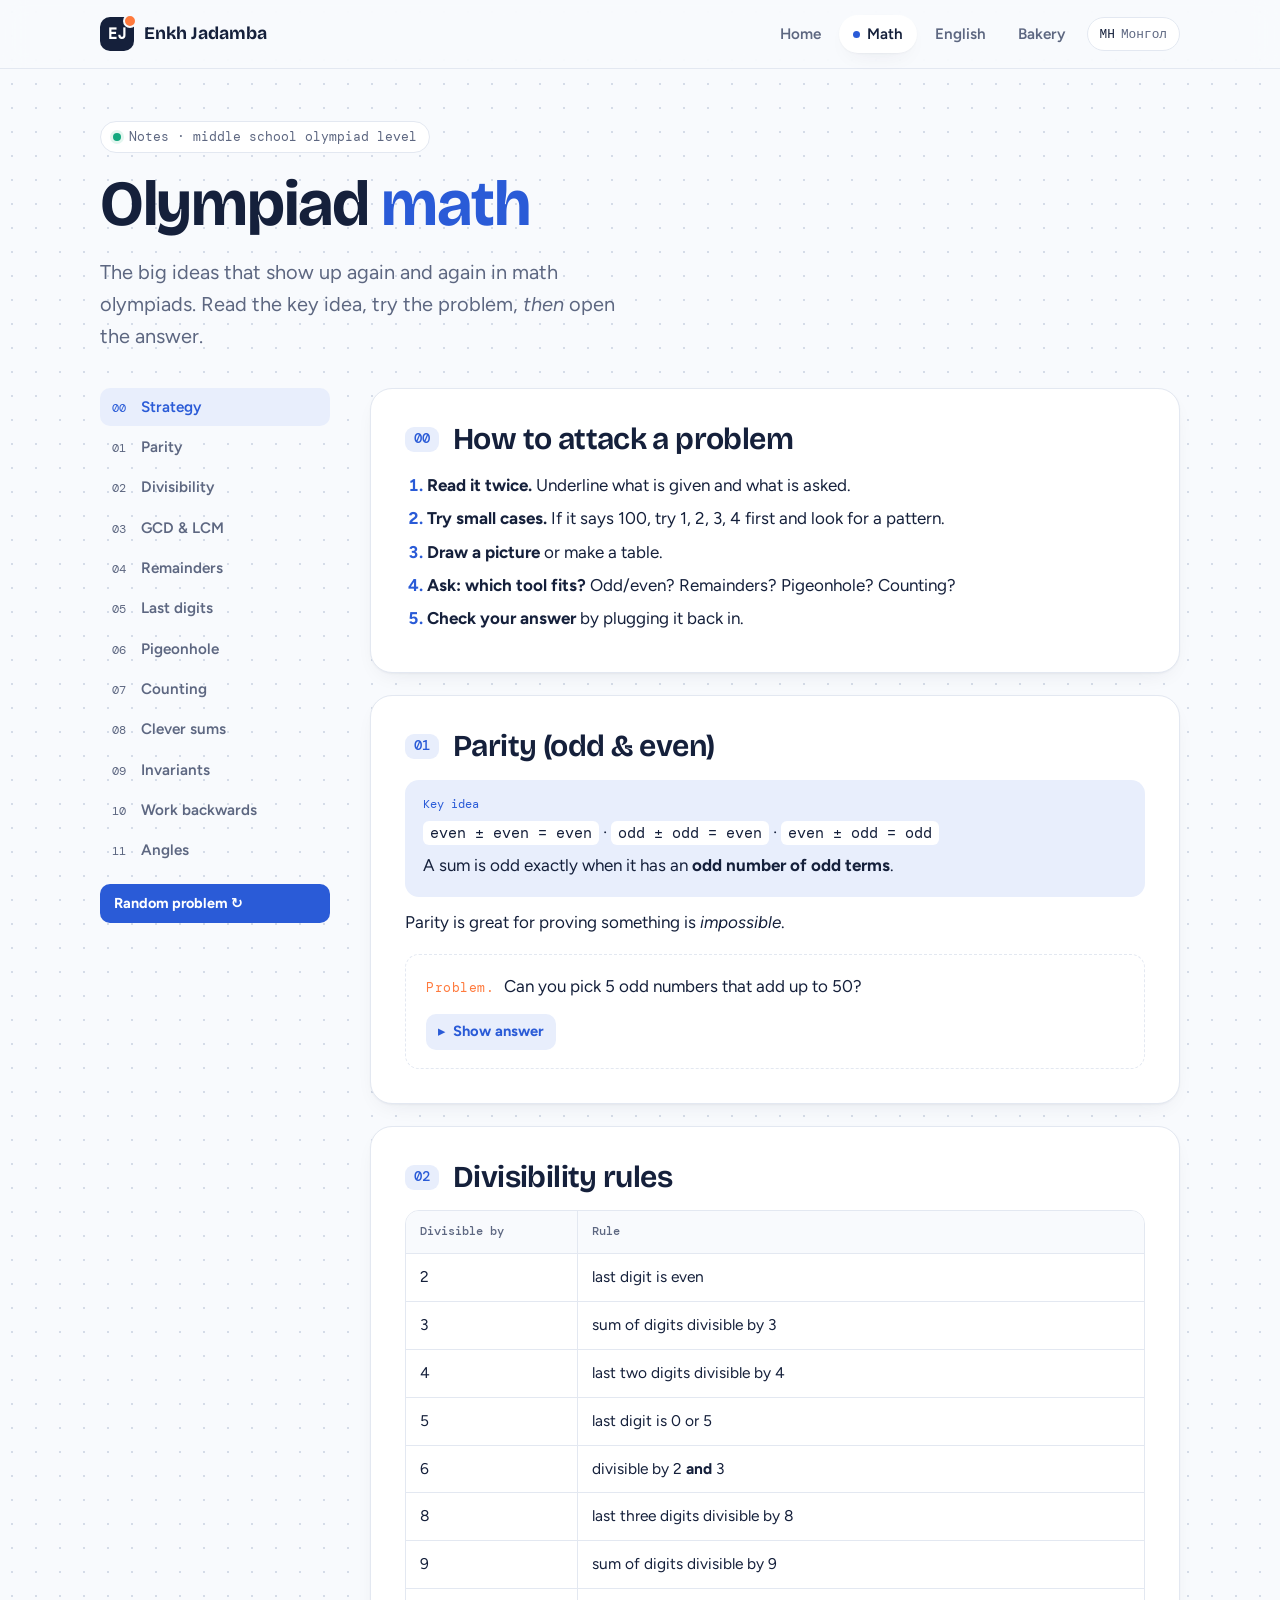
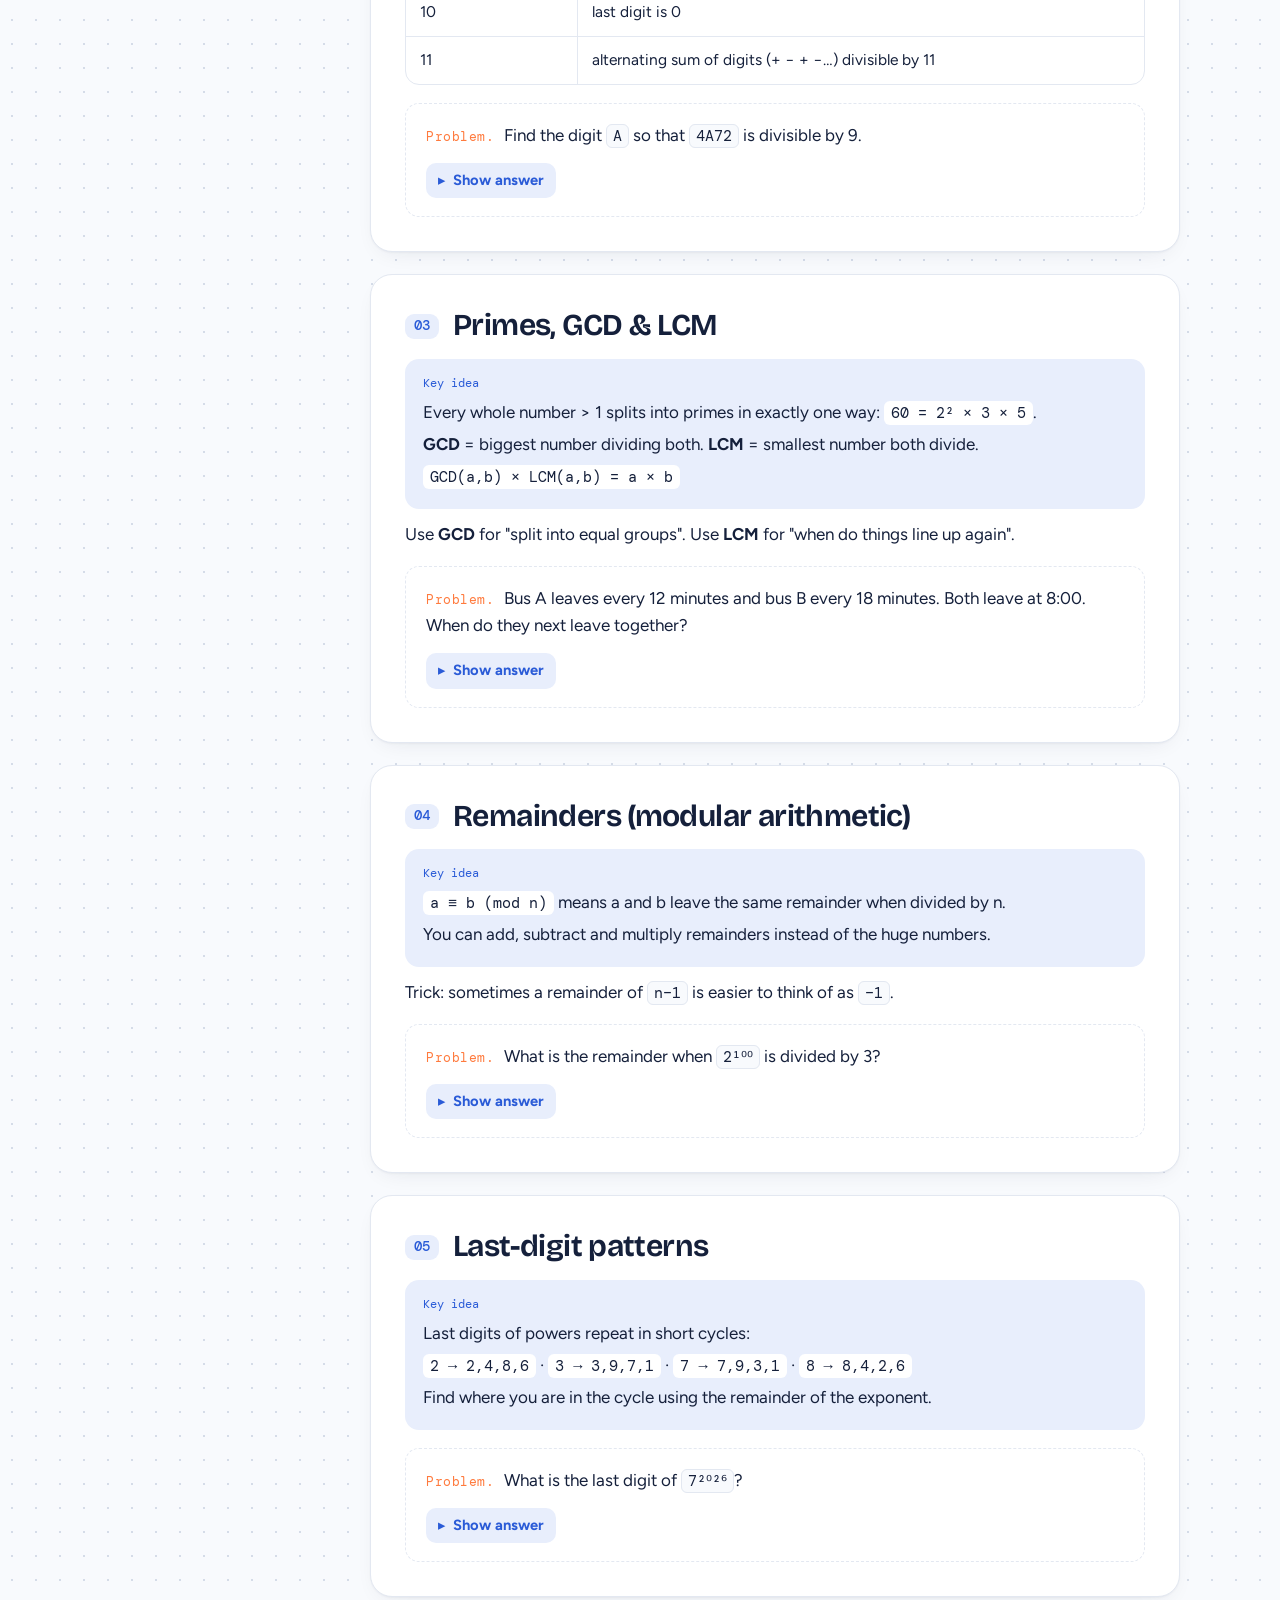
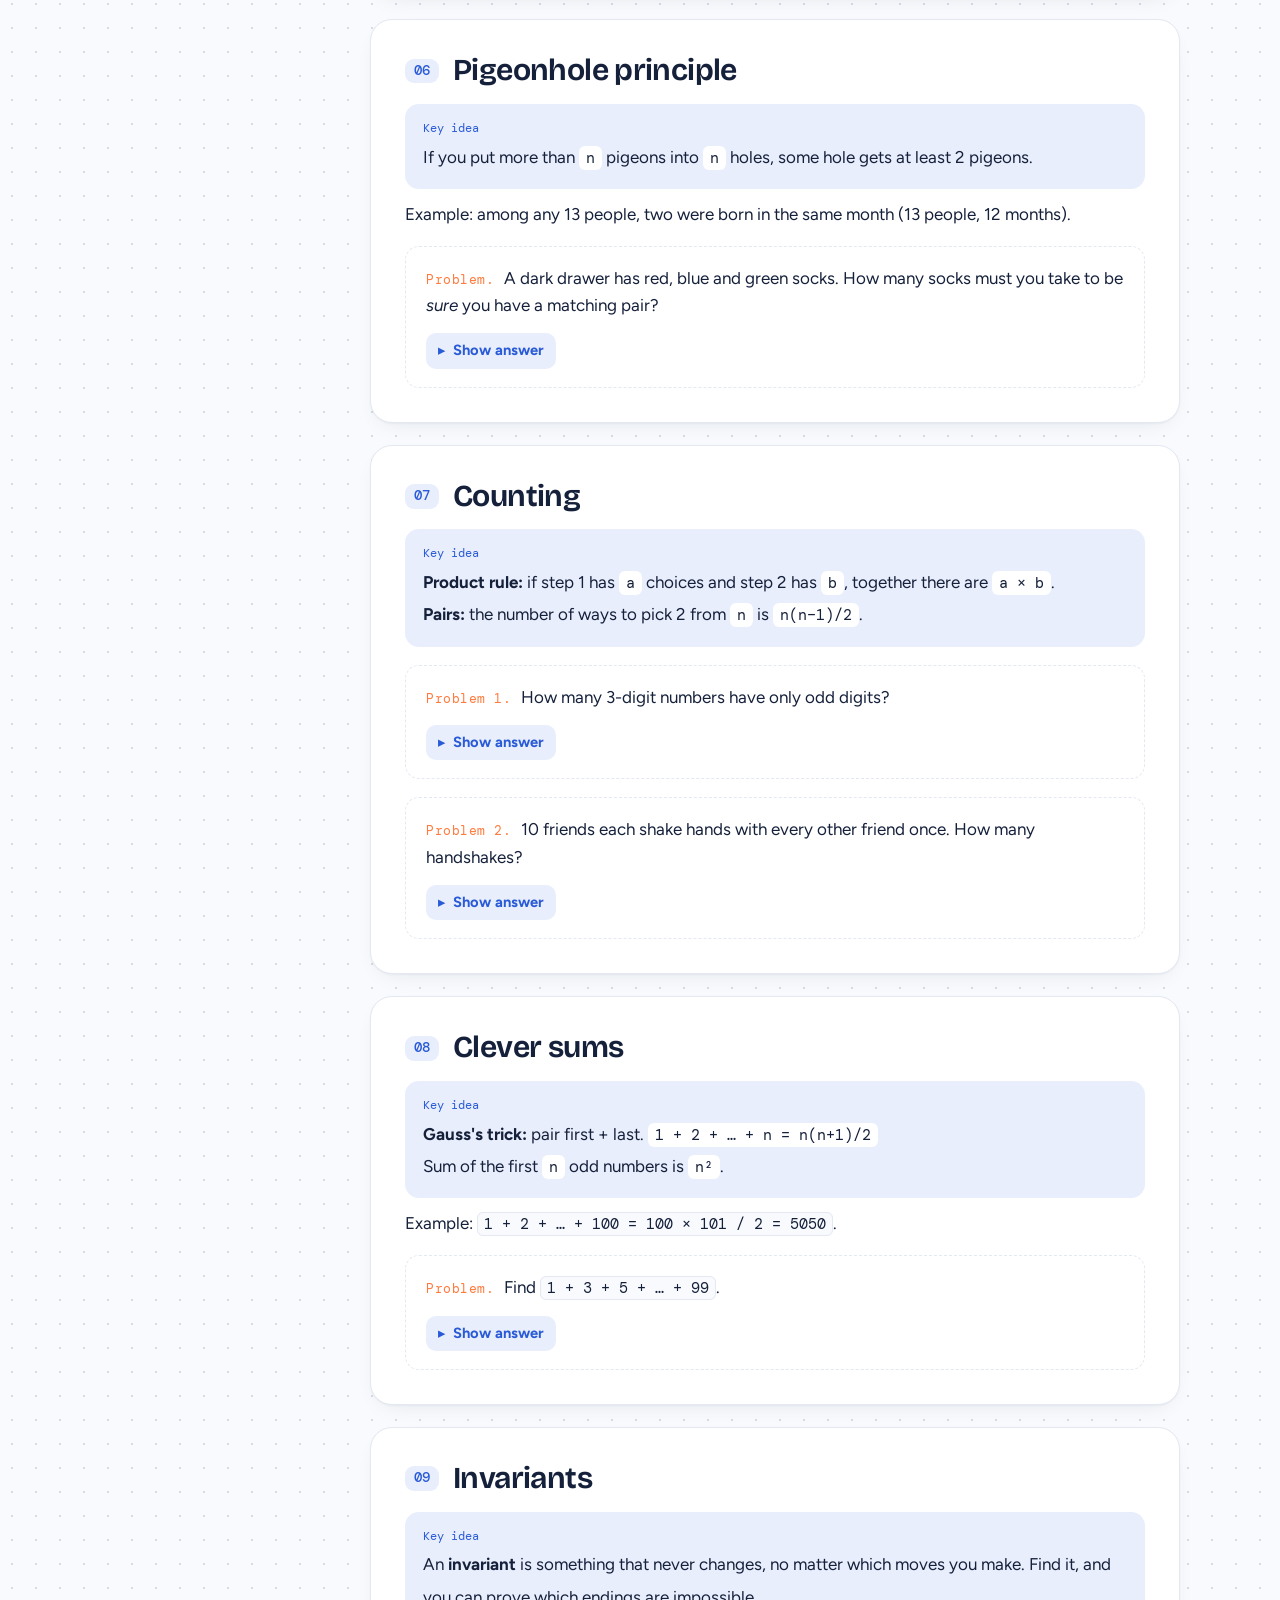
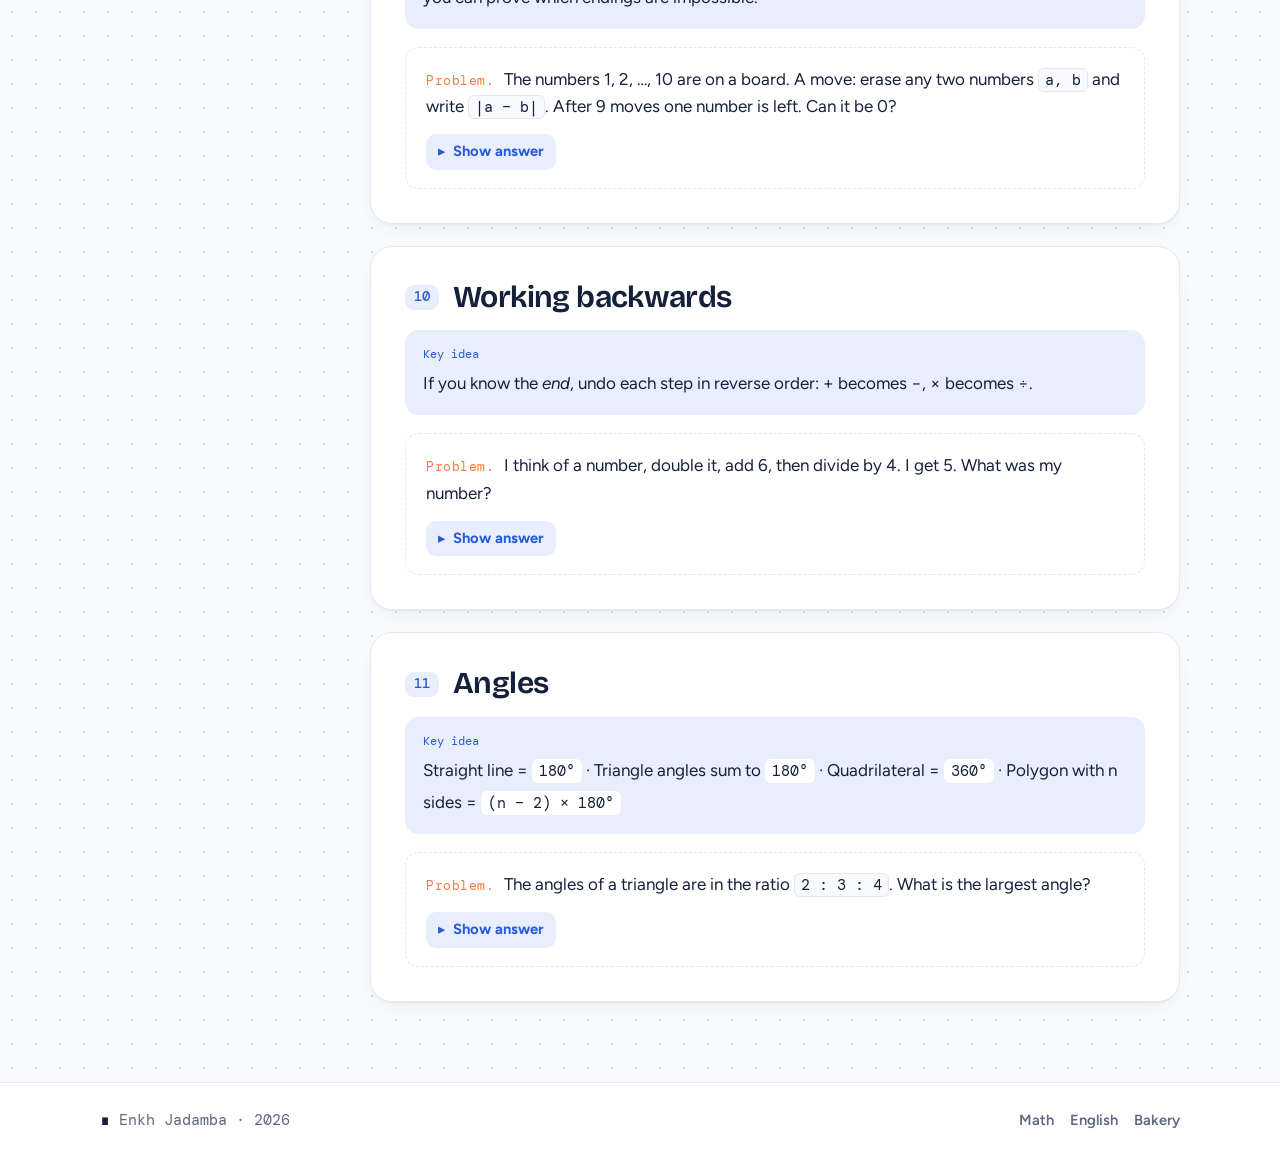
<file: math.html>
<!doctype html>
<html lang="en">
<head>
  <meta charset="utf-8">
  <meta name="viewport" content="width=device-width, initial-scale=1">
  <title>Olympiad Math · Enkh Jadamba</title>
  <meta name="description" content="Brief middle-school olympiad math notes with practice problems.">
  <meta name="theme-color" content="#f8fafd">
  <link rel="preconnect" href="https://fonts.googleapis.com">
  <link rel="preconnect" href="https://fonts.gstatic.com" crossorigin>
  <link href="https://fonts.googleapis.com/css2?family=Bricolage+Grotesque:opsz,wght@12..96,400..800&family=DM+Mono:wght@400;500&family=Figtree:ital,wght@0,400..800;1,400..800&display=swap" rel="stylesheet">
  <link rel="icon" href="favicon.svg" type="image/svg+xml">
  <link rel="stylesheet" href="css/style.css">
  <link rel="alternate" hreflang="mn" href="mn/math.html">
</head>
<body class="page-math">
  <header class="nav">
    <div class="wrap">
      <a class="brand" href="index.html"><span class="logo">EJ</span>Enkh Jadamba</a>
      <div class="nav-right">
        <nav class="links" aria-label="Main">
          <a href="index.html">Home</a>
          <a href="math.html" aria-current="page">Math</a>
          <a href="english.html">English</a>
          <a href="bakery.html">Bakery</a>
        </nav>
        <a class="lang" href="mn/math.html" hreflang="mn" lang="mn" title="Монгол хэлээр унших">МН <b>Монгол</b></a>
      </div>
    </div>
  </header>

  <main>
    <section class="page-hero">
      <div class="wrap">
        <span class="pill"><span class="dot"></span>Notes · middle school olympiad level</span>
        <h1>Olympiad <span>math</span></h1>
        <p class="lede">The big ideas that show up again and again in math olympiads. Read the key idea, try the problem, <em>then</em> open the answer.</p>
      </div>
    </section>

    <div class="wrap doc">
      <aside class="side" aria-label="Topics">
        <ol>
          <li><a href="#strategy"><span class="n">00</span>Strategy</a></li>
          <li><a href="#parity"><span class="n">01</span>Parity</a></li>
          <li><a href="#divisibility"><span class="n">02</span>Divisibility</a></li>
          <li><a href="#gcd"><span class="n">03</span>GCD &amp; LCM</a></li>
          <li><a href="#remainders"><span class="n">04</span>Remainders</a></li>
          <li><a href="#last-digit"><span class="n">05</span>Last digits</a></li>
          <li><a href="#pigeonhole"><span class="n">06</span>Pigeonhole</a></li>
          <li><a href="#counting"><span class="n">07</span>Counting</a></li>
          <li><a href="#sums"><span class="n">08</span>Clever sums</a></li>
          <li><a href="#invariants"><span class="n">09</span>Invariants</a></li>
          <li><a href="#backwards"><span class="n">10</span>Work backwards</a></li>
          <li><a href="#angles"><span class="n">11</span>Angles</a></li>
        </ol>
        <button class="btn small accent" id="random-problem" type="button">Random problem ↻</button>
      </aside>
      <div class="content">
        <section class="lesson" id="strategy">
          <h2><span class="num">00</span>How to attack a problem</h2>
          <ol>
            <li><strong>Read it twice.</strong> Underline what is given and what is asked.</li>
            <li><strong>Try small cases.</strong> If it says 100, try 1, 2, 3, 4 first and look for a pattern.</li>
            <li><strong>Draw a picture</strong> or make a table.</li>
            <li><strong>Ask: which tool fits?</strong> Odd/even? Remainders? Pigeonhole? Counting?</li>
            <li><strong>Check your answer</strong> by plugging it back in.</li>
          </ol>
        </section>

        <section class="lesson" id="parity">
          <h2><span class="num">01</span>Parity (odd &amp; even)</h2>
          <div class="key">
            <span class="m">even ± even = even</span> ·
            <span class="m">odd ± odd = even</span> ·
            <span class="m">even ± odd = odd</span><br>
            A sum is odd exactly when it has an <strong>odd number of odd terms</strong>.
          </div>
          <p>Parity is great for proving something is <em>impossible</em>.</p>
          <div class="problem">
            <span class="label">Problem.</span> Can you pick 5 odd numbers that add up to 50?
            <details><summary>Show answer</summary>
              <div class="answer">No. Five odd numbers is an odd number of odd terms, so the sum is odd. 50 is even.</div>
            </details>
          </div>
        </section>

        <section class="lesson" id="divisibility">
          <h2><span class="num">02</span>Divisibility rules</h2>
          <div class="table-scroll">
            <table>
              <tr><th>Divisible by</th><th>Rule</th></tr>
              <tr><td>2</td><td>last digit is even</td></tr>
              <tr><td>3</td><td>sum of digits divisible by 3</td></tr>
              <tr><td>4</td><td>last two digits divisible by 4</td></tr>
              <tr><td>5</td><td>last digit is 0 or 5</td></tr>
              <tr><td>6</td><td>divisible by 2 <strong>and</strong> 3</td></tr>
              <tr><td>8</td><td>last three digits divisible by 8</td></tr>
              <tr><td>9</td><td>sum of digits divisible by 9</td></tr>
              <tr><td>10</td><td>last digit is 0</td></tr>
              <tr><td>11</td><td>alternating sum of digits (+ − + −…) divisible by 11</td></tr>
            </table>
          </div>
          <div class="problem">
            <span class="label">Problem.</span> Find the digit <span class="m">A</span> so that <span class="m">4A72</span> is divisible by 9.
            <details><summary>Show answer</summary>
              <div class="answer"><span class="m">4 + A + 7 + 2 = 13 + A</span> must be a multiple of 9, so <span class="m">A = 5</span>. Check: <span class="m">4572 = 9 × 508</span>. ✓</div>
            </details>
          </div>
        </section>

        <section class="lesson" id="gcd">
          <h2><span class="num">03</span>Primes, GCD &amp; LCM</h2>
          <div class="key">
            Every whole number &gt; 1 splits into primes in exactly one way: <span class="m">60 = 2² × 3 × 5</span>.<br>
            <strong>GCD</strong> = biggest number dividing both. <strong>LCM</strong> = smallest number both divide.<br>
            <span class="m">GCD(a,b) × LCM(a,b) = a × b</span>
          </div>
          <p>Use <strong>GCD</strong> for "split into equal groups". Use <strong>LCM</strong> for "when do things line up again".</p>
          <div class="problem">
            <span class="label">Problem.</span> Bus A leaves every 12 minutes and bus B every 18 minutes. Both leave at 8:00. When do they next leave together?
            <details><summary>Show answer</summary>
              <div class="answer"><span class="m">12 = 2²·3</span>, <span class="m">18 = 2·3²</span>, so <span class="m">LCM = 2²·3² = 36</span>. They meet again at <strong>8:36</strong>.</div>
            </details>
          </div>
        </section>

        <section class="lesson" id="remainders">
          <h2><span class="num">04</span>Remainders (modular arithmetic)</h2>
          <div class="key">
            <span class="m">a ≡ b (mod n)</span> means a and b leave the same remainder when divided by n.<br>
            You can add, subtract and multiply remainders instead of the huge numbers.
          </div>
          <p>Trick: sometimes a remainder of <span class="m">n−1</span> is easier to think of as <span class="m">−1</span>.</p>
          <div class="problem">
            <span class="label">Problem.</span> What is the remainder when <span class="m">2¹⁰⁰</span> is divided by 3?
            <details><summary>Show answer</summary>
              <div class="answer"><span class="m">2 ≡ −1 (mod 3)</span>, so <span class="m">2¹⁰⁰ ≡ (−1)¹⁰⁰ = 1</span>. The remainder is <strong>1</strong>.</div>
            </details>
          </div>
        </section>

        <section class="lesson" id="last-digit">
          <h2><span class="num">05</span>Last-digit patterns</h2>
          <div class="key">
            Last digits of powers repeat in short cycles:<br>
            <span class="m">2 → 2,4,8,6</span> · <span class="m">3 → 3,9,7,1</span> · <span class="m">7 → 7,9,3,1</span> · <span class="m">8 → 8,4,2,6</span><br>
            Find where you are in the cycle using the remainder of the exponent.
          </div>
          <div class="problem">
            <span class="label">Problem.</span> What is the last digit of <span class="m">7²⁰²⁶</span>?
            <details><summary>Show answer</summary>
              <div class="answer">The cycle 7, 9, 3, 1 has length 4. <span class="m">2026 = 4 × 506 + 2</span>, so we are at position 2: the last digit is <strong>9</strong>.</div>
            </details>
          </div>
        </section>

        <section class="lesson" id="pigeonhole">
          <h2><span class="num">06</span>Pigeonhole principle</h2>
          <div class="key">
            If you put more than <span class="m">n</span> pigeons into <span class="m">n</span> holes, some hole gets at least 2 pigeons.
          </div>
          <p>Example: among any 13 people, two were born in the same month (13 people, 12 months).</p>
          <div class="problem">
            <span class="label">Problem.</span> A dark drawer has red, blue and green socks. How many socks must you take to be <em>sure</em> you have a matching pair?
            <details><summary>Show answer</summary>
              <div class="answer"><strong>4.</strong> With 3 socks you might get one of each colour. The 4th sock must match one of them (3 colours = 3 holes).</div>
            </details>
          </div>
        </section>

        <section class="lesson" id="counting">
          <h2><span class="num">07</span>Counting</h2>
          <div class="key">
            <strong>Product rule:</strong> if step 1 has <span class="m">a</span> choices and step 2 has <span class="m">b</span>, together there are <span class="m">a × b</span>.<br>
            <strong>Pairs:</strong> the number of ways to pick 2 from <span class="m">n</span> is <span class="m">n(n−1)/2</span>.
          </div>
          <div class="problem">
            <span class="label">Problem 1.</span> How many 3-digit numbers have only odd digits?
            <details><summary>Show answer</summary>
              <div class="answer">Each digit has 5 choices (1, 3, 5, 7, 9): <span class="m">5 × 5 × 5 = 125</span>.</div>
            </details>
          </div>
          <div class="problem">
            <span class="label">Problem 2.</span> 10 friends each shake hands with every other friend once. How many handshakes?
            <details><summary>Show answer</summary>
              <div class="answer"><span class="m">10 × 9 / 2 = 45</span>. (Divide by 2 because A–B and B–A are the same handshake.)</div>
            </details>
          </div>
        </section>

        <section class="lesson" id="sums">
          <h2><span class="num">08</span>Clever sums</h2>
          <div class="key">
            <strong>Gauss's trick:</strong> pair first + last.
            <span class="m">1 + 2 + … + n = n(n+1)/2</span><br>
            Sum of the first <span class="m">n</span> odd numbers is <span class="m">n²</span>.
          </div>
          <p>Example: <span class="m">1 + 2 + … + 100 = 100 × 101 / 2 = 5050</span>.</p>
          <div class="problem">
            <span class="label">Problem.</span> Find <span class="m">1 + 3 + 5 + … + 99</span>.
            <details><summary>Show answer</summary>
              <div class="answer">There are 50 odd numbers from 1 to 99, so the sum is <span class="m">50² = 2500</span>.</div>
            </details>
          </div>
        </section>

        <section class="lesson" id="invariants">
          <h2><span class="num">09</span>Invariants</h2>
          <div class="key">
            An <strong>invariant</strong> is something that never changes, no matter which moves you make.
            Find it, and you can prove which endings are impossible.
          </div>
          <div class="problem">
            <span class="label">Problem.</span> The numbers 1, 2, …, 10 are on a board. A move: erase any two numbers <span class="m">a, b</span> and write <span class="m">|a − b|</span>. After 9 moves one number is left. Can it be 0?
            <details><summary>Show answer</summary>
              <div class="answer">
                Each move changes the total by <span class="m">a + b − |a − b| = 2·min(a,b)</span>, an even number. So the <strong>parity of the total never changes</strong>.
                The total starts at 55 (odd), so the final number is odd. It can't be 0.
              </div>
            </details>
          </div>
        </section>

        <section class="lesson" id="backwards">
          <h2><span class="num">10</span>Working backwards</h2>
          <div class="key">
            If you know the <em>end</em>, undo each step in reverse order: + becomes −, × becomes ÷.
          </div>
          <div class="problem">
            <span class="label">Problem.</span> I think of a number, double it, add 6, then divide by 4. I get 5. What was my number?
            <details><summary>Show answer</summary>
              <div class="answer"><span class="m">5 × 4 = 20</span>, <span class="m">20 − 6 = 14</span>, <span class="m">14 ÷ 2 = 7</span>. The number is <strong>7</strong>.</div>
            </details>
          </div>
        </section>

        <section class="lesson" id="angles">
          <h2><span class="num">11</span>Angles</h2>
          <div class="key">
            Straight line = <span class="m">180°</span> · Triangle angles sum to <span class="m">180°</span> ·
            Quadrilateral = <span class="m">360°</span> · Polygon with n sides = <span class="m">(n − 2) × 180°</span>
          </div>
          <div class="problem">
            <span class="label">Problem.</span> The angles of a triangle are in the ratio <span class="m">2 : 3 : 4</span>. What is the largest angle?
            <details><summary>Show answer</summary>
              <div class="answer"><span class="m">2 + 3 + 4 = 9</span> parts = 180°, so one part is 20°. Largest: <span class="m">4 × 20° = 80°</span>.</div>
            </details>
          </div>
        </section>
      </div>
    </div>
  </main>

  <footer>
    <div class="wrap">
      <span class="qed"><b>∎</b> Enkh Jadamba · <span id="yr">2026</span></span>
      <nav aria-label="Footer">
        <a href="math.html">Math</a>
        <a href="english.html">English</a>
        <a href="bakery.html">Bakery</a>
      </nav>
    </div>
  </footer>

  <script src="js/main.js"></script>
</body>
</html>
</file>
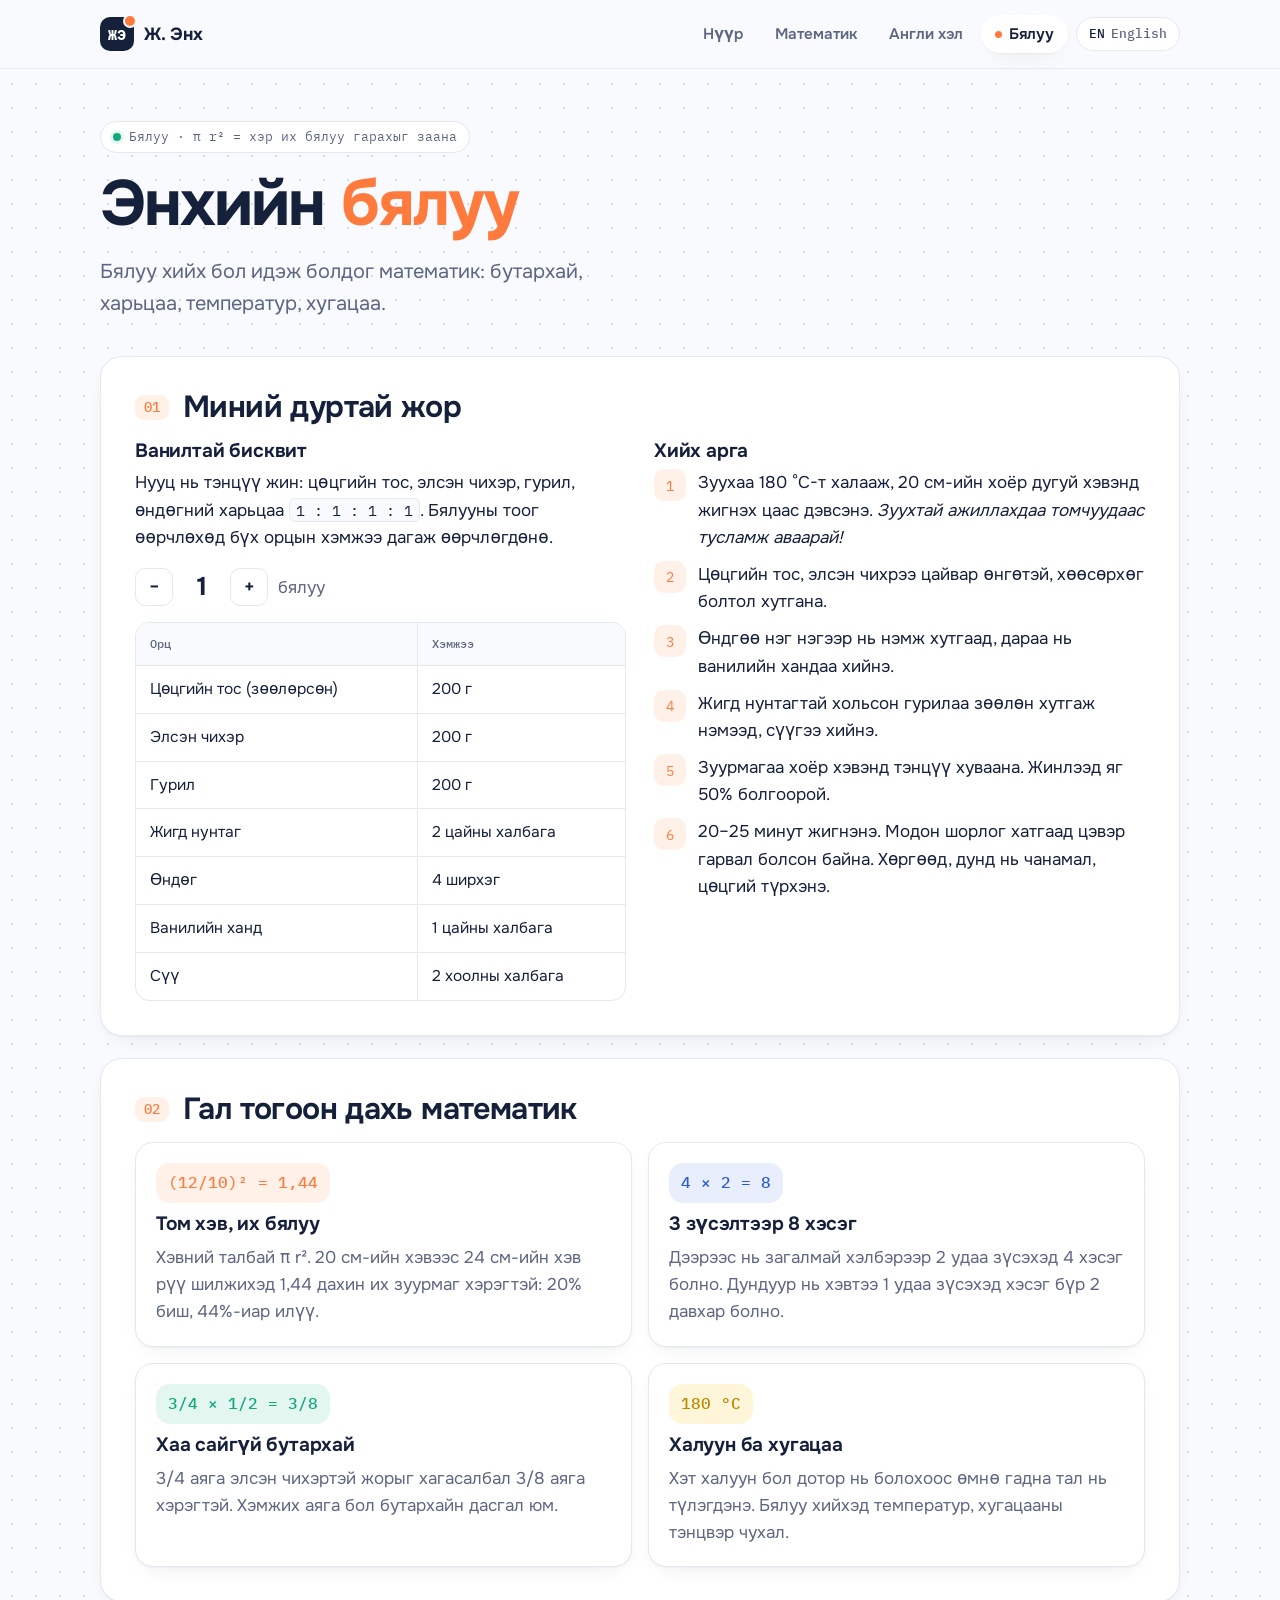
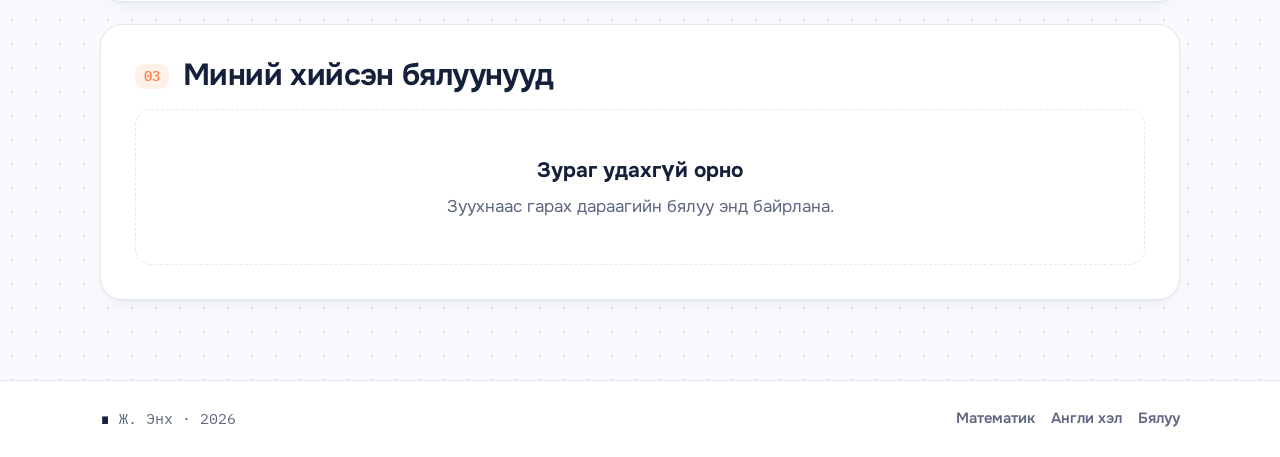
<file: mn/bakery.html>
<!doctype html>
<html lang="mn">
<head>
  <meta charset="utf-8">
  <meta name="viewport" content="width=device-width, initial-scale=1">
  <title>Бялуу · Ж. Энх</title>
  <meta name="description" content="Энхийн бялууны булан: дуртай жор, бялуу хийх ажлын математик.">
  <meta name="theme-color" content="#f8fafd">
  <link rel="preconnect" href="https://fonts.googleapis.com">
  <link rel="preconnect" href="https://fonts.gstatic.com" crossorigin>
  <link href="https://fonts.googleapis.com/css2?family=Onest:wght@400..800&family=IBM+Plex+Mono:wght@400;500&display=swap" rel="stylesheet">
  <link rel="icon" href="../favicon.svg" type="image/svg+xml">
  <link rel="stylesheet" href="../css/style.css">
  <link rel="alternate" hreflang="en" href="../bakery.html">
</head>
<body class="page-bakery">
  <header class="nav">
    <div class="wrap">
      <a class="brand" href="index.html"><span class="logo">ЖЭ</span>Ж. Энх</a>
      <div class="nav-right">
        <nav class="links" aria-label="Үндсэн цэс">
          <a href="index.html">Нүүр</a>
          <a href="math.html">Математик</a>
          <a href="english.html">Англи хэл</a>
          <a href="bakery.html" aria-current="page">Бялуу</a>
        </nav>
        <a class="lang" href="../bakery.html" hreflang="en" lang="en" title="Read in English">EN <b>English</b></a>
      </div>
    </div>
  </header>

  <main>
    <section class="page-hero">
      <div class="wrap">
        <span class="pill"><span class="dot"></span>Бялуу · π r² = хэр их бялуу гарахыг заана</span>
        <h1>Энхийн <span>бялуу</span></h1>
        <p class="lede">Бялуу хийх бол идэж болдог математик: бутархай, харьцаа, температур, хугацаа.</p>
      </div>
    </section>

    <div class="wrap bakery-grid">
      <section class="lesson" id="recipe">
        <h2><span class="num">01</span>Миний дуртай жор</h2>
        <div class="recipe">
          <div>
            <h3>Ванилтай бисквит</h3>
            <p>Нууц нь тэнцүү жин: цөцгийн тос, элсэн чихэр, гурил, өндөгний харьцаа <span class="m">1 : 1 : 1 : 1</span>.
              Бялууны тоог өөрчлөхөд бүх орцын хэмжээ дагаж өөрчлөгдөнө.</p>
            <div class="scaler">
              <button class="chip" type="button" data-step="-0.5" aria-label="Цөөн бялуу">−</button>
              <span class="n" id="scale" aria-live="polite">1</span>
              <button class="chip" type="button" data-step="0.5" aria-label="Олон бялуу">+</button>
              <span style="color: var(--muted)">бялуу</span>
            </div>
            <div class="table-scroll">
              <table id="ingredients">
                <tr><th>Орц</th><th>Хэмжээ</th></tr>
                <tr data-amount="200" data-unit=" г"><td>Цөцгийн тос (зөөлөрсөн)</td><td></td></tr>
                <tr data-amount="200" data-unit=" г"><td>Элсэн чихэр</td><td></td></tr>
                <tr data-amount="200" data-unit=" г"><td>Гурил</td><td></td></tr>
                <tr data-amount="2" data-unit=" цайны халбага"><td>Жигд нунтаг</td><td></td></tr>
                <tr data-amount="4" data-unit=" ширхэг"><td>Өндөг</td><td></td></tr>
                <tr data-amount="1" data-unit=" цайны халбага"><td>Ванилийн ханд</td><td></td></tr>
                <tr data-amount="2" data-unit=" хоолны халбага"><td>Сүү</td><td></td></tr>
              </table>
            </div>
          </div>
          <div>
            <h3>Хийх арга</h3>
            <ol class="steps">
              <li><span>Зуухаа 180 °C-т халааж, 20 см-ийн хоёр дугуй хэвэнд жигнэх цаас дэвсэнэ. <em>Зуухтай ажиллахдаа томчуудаас тусламж аваарай!</em></span></li>
              <li><span>Цөцгийн тос, элсэн чихрээ цайвар өнгөтэй, хөөсөрхөг болтол хутгана.</span></li>
              <li><span>Өндгөө нэг нэгээр нь нэмж хутгаад, дараа нь ванилийн хандаа хийнэ.</span></li>
              <li><span>Жигд нунтагтай хольсон гурилаа зөөлөн хутгаж нэмээд, сүүгээ хийнэ.</span></li>
              <li><span>Зуурмагаа хоёр хэвэнд тэнцүү хуваана. Жинлээд яг 50% болгоорой.</span></li>
              <li><span>20–25 минут жигнэнэ. Модон шорлог хатгаад цэвэр гарвал болсон байна. Хөргөөд, дунд нь чанамал, цөцгий түрхэнэ.</span></li>
            </ol>
          </div>
        </div>
      </section>

      <section class="lesson" id="kitchen-math">
        <h2><span class="num">02</span>Гал тогоон дахь математик</h2>
        <div class="mini-cards">
          <div class="card bakery">
            <span class="icon">(12/10)² = 1,44</span>
            <h3>Том хэв, их бялуу</h3>
            <p>Хэвний талбай π r². 20 см-ийн хэвээс 24 см-ийн хэв рүү шилжихэд 1,44 дахин их зуурмаг хэрэгтэй: 20% биш, 44%-иар илүү.</p>
          </div>
          <div class="card math">
            <span class="icon">4 × 2 = 8</span>
            <h3>3 зүсэлтээр 8 хэсэг</h3>
            <p>Дээрээс нь загалмай хэлбэрээр 2 удаа зүсэхэд 4 хэсэг болно. Дундуур нь хэвтээ 1 удаа зүсэхэд хэсэг бүр 2 давхар болно.</p>
          </div>
          <div class="card english">
            <span class="icon">3/4 × 1/2 = 3/8</span>
            <h3>Хаа сайгүй бутархай</h3>
            <p>3/4 аяга элсэн чихэртэй жорыг хагасалбал 3/8 аяга хэрэгтэй. Хэмжих аяга бол бутархайн дасгал юм.</p>
          </div>
          <div class="card sun">
            <span class="icon">180 °C</span>
            <h3>Халуун ба хугацаа</h3>
            <p>Хэт халуун бол дотор нь болохоос өмнө гадна тал нь түлэгдэнэ. Бялуу хийхэд температур, хугацааны тэнцвэр чухал.</p>
          </div>
        </div>
      </section>

      <section class="lesson" id="gallery">
        <h2><span class="num">03</span>Миний хийсэн бялуунууд</h2>
        <div class="soon">
          <b>Зураг удахгүй орно</b>
          <span>Зуухнаас гарах дараагийн бялуу энд байрлана.</span>
        </div>
      </section>
    </div>
  </main>

  <footer>
    <div class="wrap">
      <span class="qed"><b>∎</b> Ж. Энх · <span id="yr">2026</span></span>
      <nav aria-label="Доод цэс">
        <a href="math.html">Математик</a>
        <a href="english.html">Англи хэл</a>
        <a href="bakery.html">Бялуу</a>
      </nav>
    </div>
  </footer>

  <script src="../js/main.js"></script>
</body>
</html>
</file>
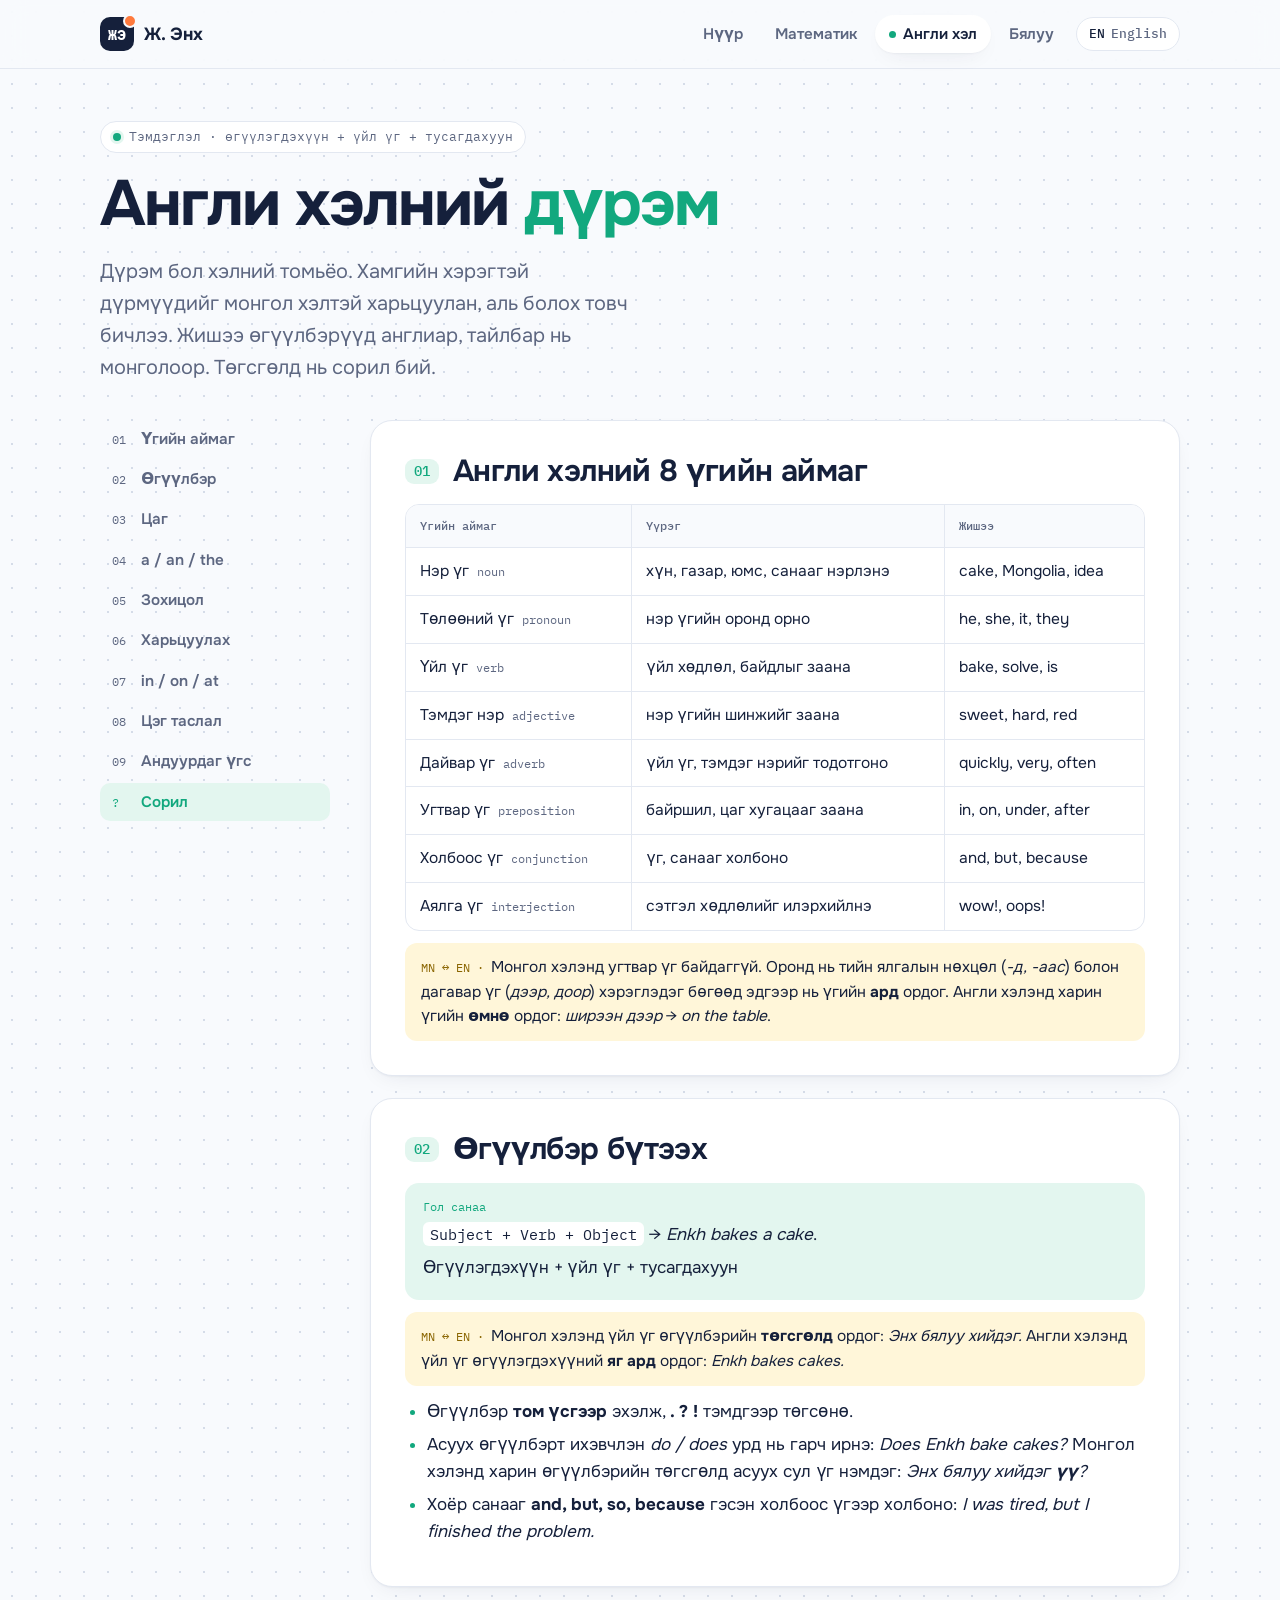
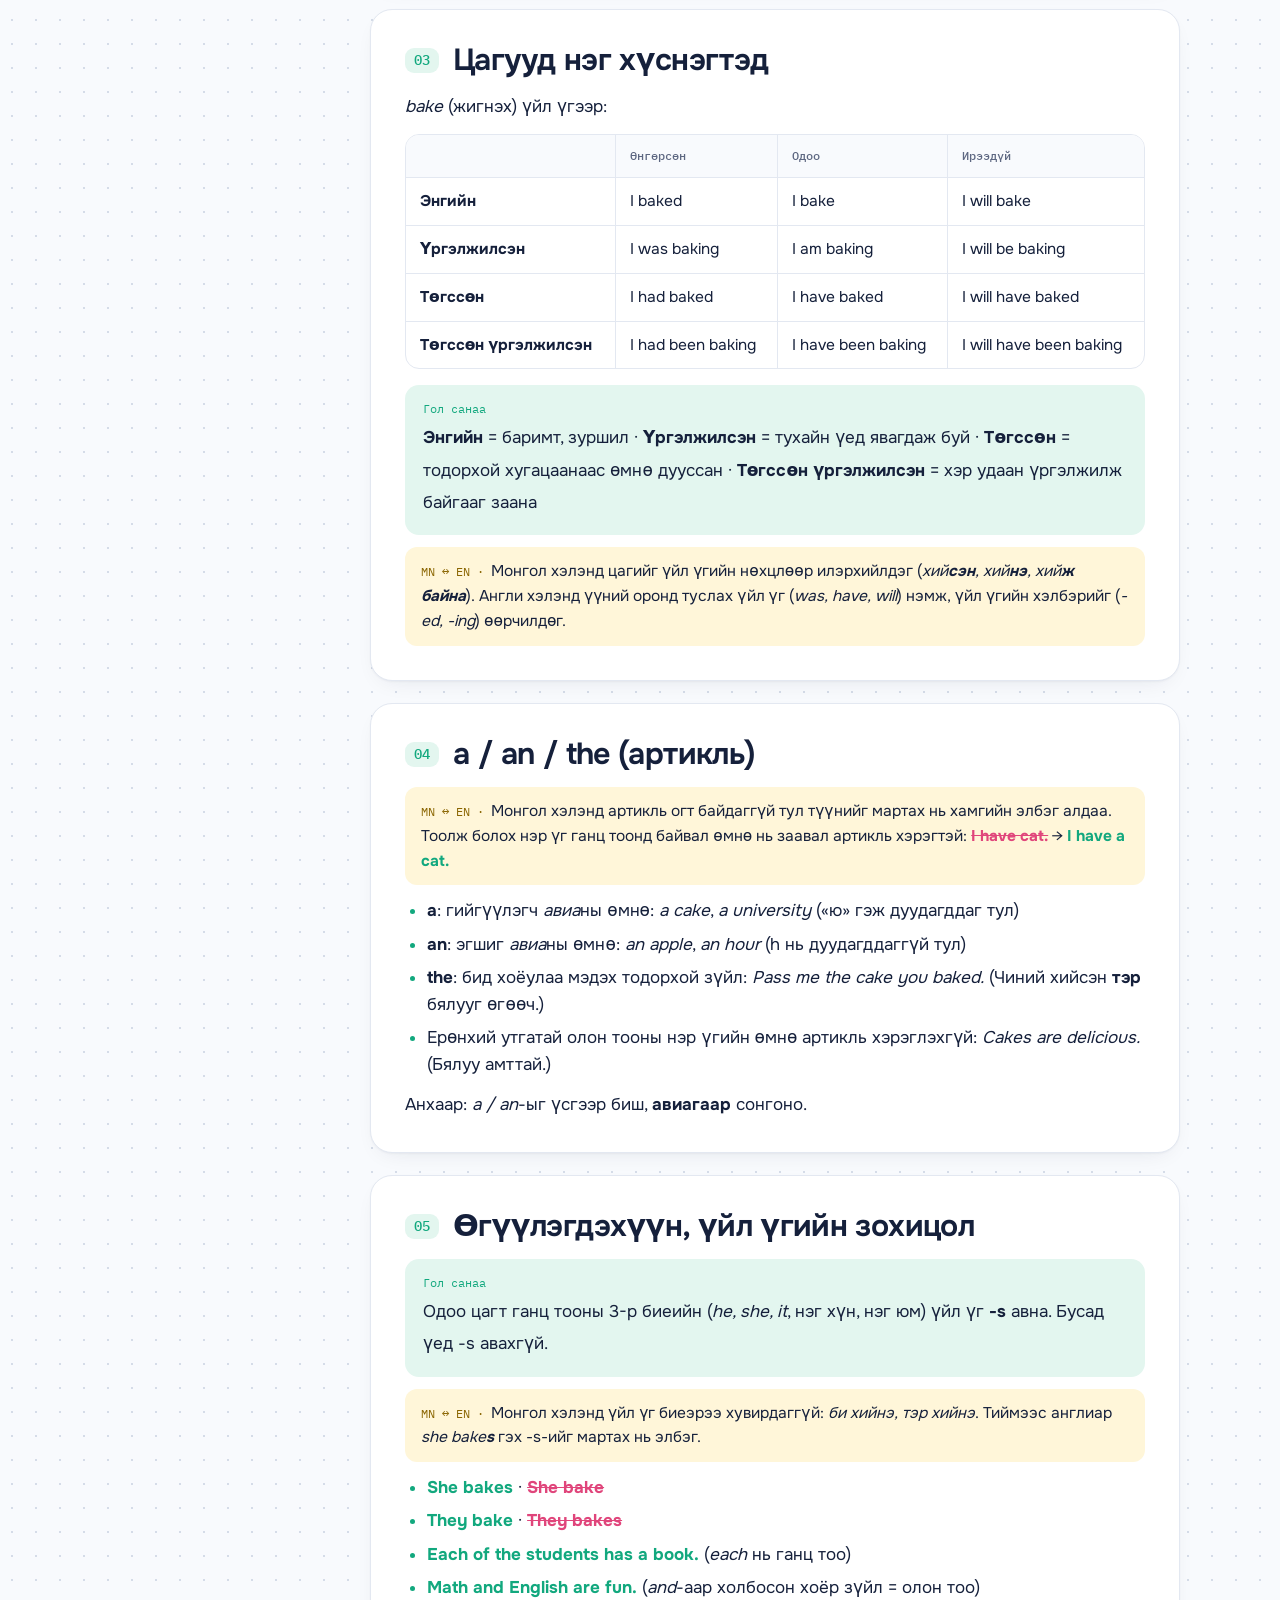
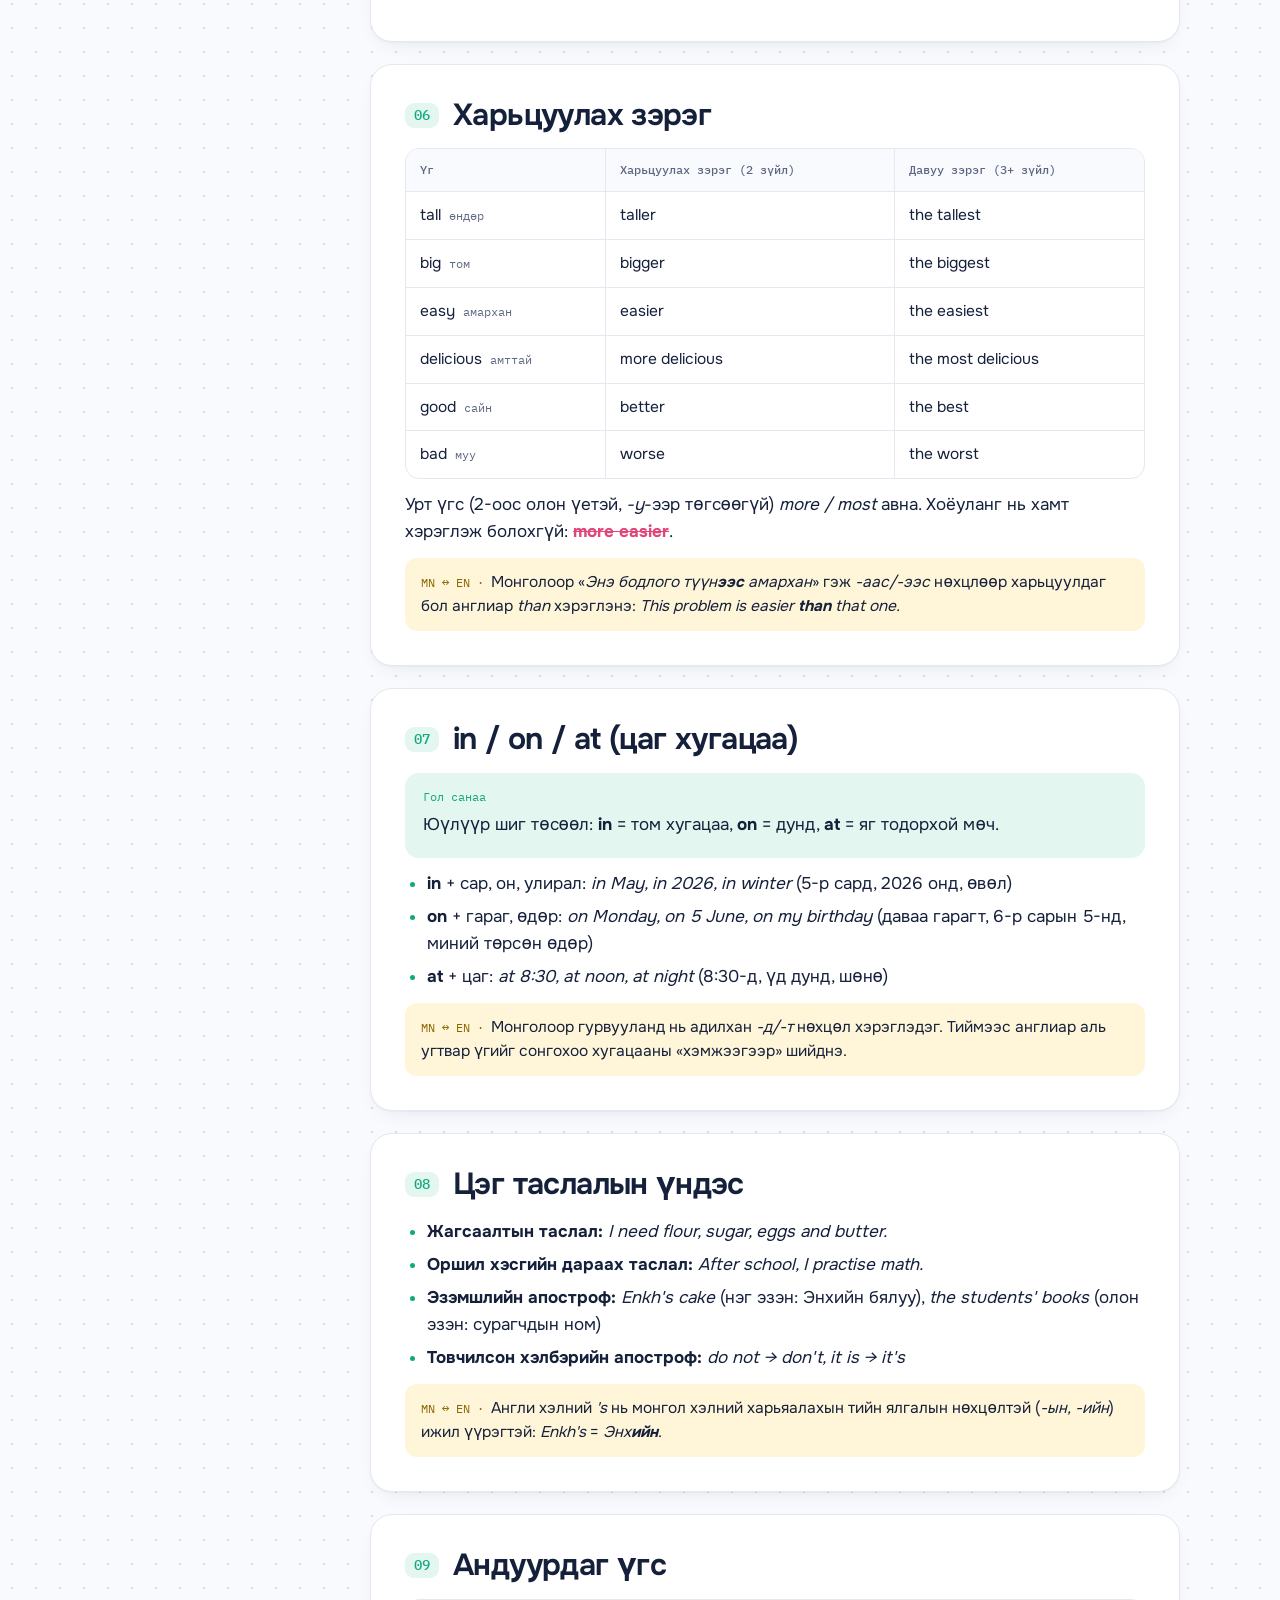
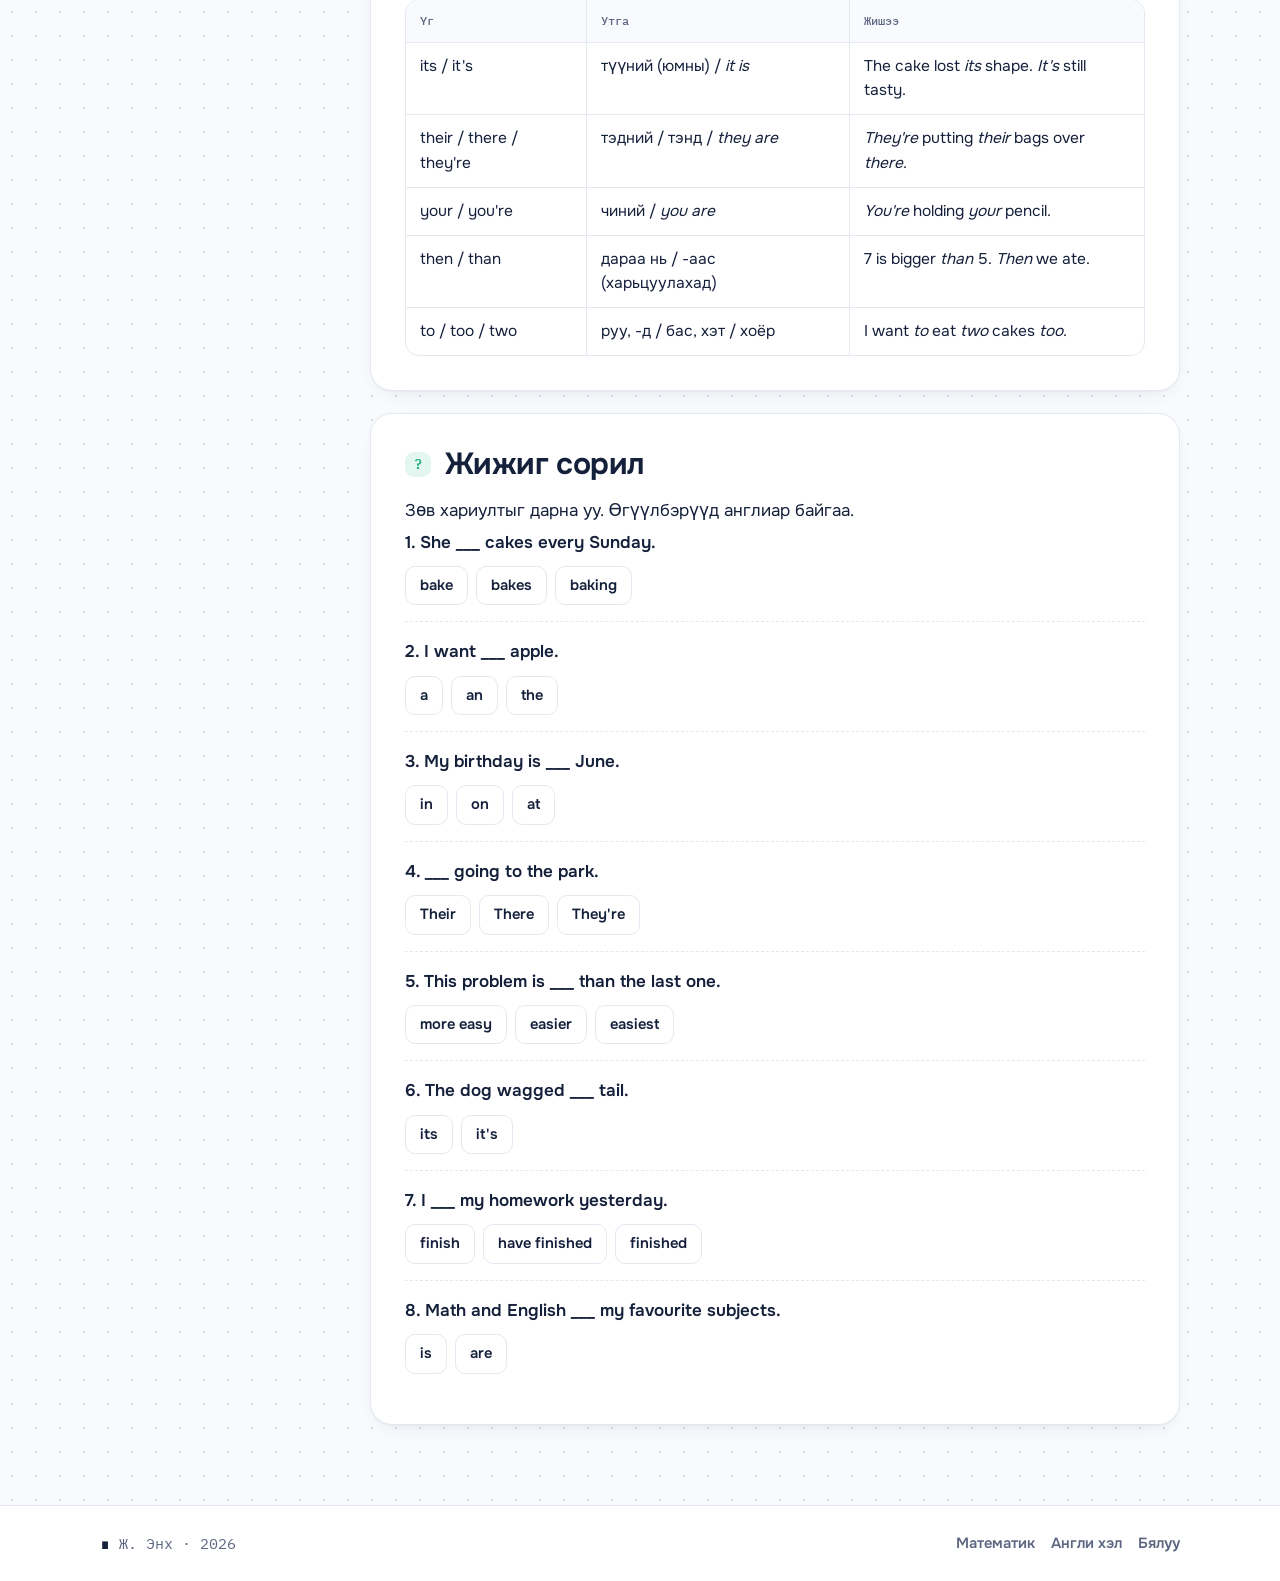
<file: mn/english.html>
<!doctype html>
<html lang="mn">
<head>
  <meta charset="utf-8">
  <meta name="viewport" content="width=device-width, initial-scale=1">
  <title>Англи хэлний дүрэм · Ж. Энх</title>
  <meta name="description" content="Монгол хэлтэй харьцуулсан англи хэлний товч дүрэм, сорилтой.">
  <meta name="theme-color" content="#f8fafd">
  <link rel="preconnect" href="https://fonts.googleapis.com">
  <link rel="preconnect" href="https://fonts.gstatic.com" crossorigin>
  <link href="https://fonts.googleapis.com/css2?family=Onest:wght@400..800&family=IBM+Plex+Mono:wght@400;500&display=swap" rel="stylesheet">
  <link rel="icon" href="../favicon.svg" type="image/svg+xml">
  <link rel="stylesheet" href="../css/style.css">
  <link rel="alternate" hreflang="en" href="../english.html">
</head>
<body class="page-english">
  <header class="nav">
    <div class="wrap">
      <a class="brand" href="index.html"><span class="logo">ЖЭ</span>Ж. Энх</a>
      <div class="nav-right">
        <nav class="links" aria-label="Үндсэн цэс">
          <a href="index.html">Нүүр</a>
          <a href="math.html">Математик</a>
          <a href="english.html" aria-current="page">Англи хэл</a>
          <a href="bakery.html">Бялуу</a>
        </nav>
        <a class="lang" href="../english.html" hreflang="en" lang="en" title="Read in English">EN <b>English</b></a>
      </div>
    </div>
  </header>

  <main>
    <section class="page-hero">
      <div class="wrap">
        <span class="pill"><span class="dot"></span>Тэмдэглэл · өгүүлэгдэхүүн + үйл үг + тусагдахуун</span>
        <h1>Англи хэлний <span>дүрэм</span></h1>
        <p class="lede">Дүрэм бол хэлний томьёо. Хамгийн хэрэгтэй дүрмүүдийг монгол хэлтэй харьцуулан, аль болох товч бичлээ.
          Жишээ өгүүлбэрүүд англиар, тайлбар нь монголоор. Төгсгөлд нь сорил бий.</p>
      </div>
    </section>

    <div class="wrap doc">
      <aside class="side" aria-label="Сэдвүүд">
        <ol>
          <li><a href="#parts"><span class="n">01</span>Үгийн аймаг</a></li>
          <li><a href="#sentence"><span class="n">02</span>Өгүүлбэр</a></li>
          <li><a href="#tenses"><span class="n">03</span>Цаг</a></li>
          <li><a href="#articles"><span class="n">04</span>a / an / the</a></li>
          <li><a href="#agreement"><span class="n">05</span>Зохицол</a></li>
          <li><a href="#compare"><span class="n">06</span>Харьцуулах</a></li>
          <li><a href="#prepositions"><span class="n">07</span>in / on / at</a></li>
          <li><a href="#punctuation"><span class="n">08</span>Цэг таслал</a></li>
          <li><a href="#confused"><span class="n">09</span>Андуурдаг үгс</a></li>
          <li><a href="#quiz"><span class="n">?</span>Сорил</a></li>
        </ol>
      </aside>
      <div class="content">
        <section class="lesson" id="parts">
          <h2><span class="num">01</span>Англи хэлний 8 үгийн аймаг</h2>
          <div class="table-scroll">
            <table>
              <tr><th>Үгийн аймаг</th><th>Үүрэг</th><th>Жишээ</th></tr>
              <tr><td>Нэр үг <span class="en">noun</span></td><td>хүн, газар, юмс, санааг нэрлэнэ</td><td>cake, Mongolia, idea</td></tr>
              <tr><td>Төлөөний үг <span class="en">pronoun</span></td><td>нэр үгийн оронд орно</td><td>he, she, it, they</td></tr>
              <tr><td>Үйл үг <span class="en">verb</span></td><td>үйл хөдлөл, байдлыг заана</td><td>bake, solve, is</td></tr>
              <tr><td>Тэмдэг нэр <span class="en">adjective</span></td><td>нэр үгийн шинжийг заана</td><td>sweet, hard, red</td></tr>
              <tr><td>Дайвар үг <span class="en">adverb</span></td><td>үйл үг, тэмдэг нэрийг тодотгоно</td><td>quickly, very, often</td></tr>
              <tr><td>Угтвар үг <span class="en">preposition</span></td><td>байршил, цаг хугацааг заана</td><td>in, on, under, after</td></tr>
              <tr><td>Холбоос үг <span class="en">conjunction</span></td><td>үг, санааг холбоно</td><td>and, but, because</td></tr>
              <tr><td>Аялга үг <span class="en">interjection</span></td><td>сэтгэл хөдлөлийг илэрхийлнэ</td><td>wow!, oops!</td></tr>
            </table>
          </div>
          <p class="note">Монгол хэлэнд угтвар үг байдаггүй. Оронд нь тийн ялгалын нөхцөл (<em>-д, -аас</em>) болон
            дагавар үг (<em>дээр, доор</em>) хэрэглэдэг бөгөөд эдгээр нь үгийн <strong>ард</strong> ордог.
            Англи хэлэнд харин үгийн <strong>өмнө</strong> ордог: <em>ширээн дээр</em> → <em>on the table</em>.</p>
        </section>

        <section class="lesson" id="sentence">
          <h2><span class="num">02</span>Өгүүлбэр бүтээх</h2>
          <div class="key">
            <span class="m">Subject + Verb + Object</span> → <em>Enkh</em> <em>bakes</em> <em>a cake</em>.<br>
            Өгүүлэгдэхүүн + үйл үг + тусагдахуун
          </div>
          <p class="note">Монгол хэлэнд үйл үг өгүүлбэрийн <strong>төгсгөлд</strong> ордог: <em>Энх бялуу хийдэг.</em>
            Англи хэлэнд үйл үг өгүүлэгдэхүүний <strong>яг ард</strong> ордог: <em>Enkh bakes cakes.</em></p>
          <ul>
            <li>Өгүүлбэр <strong>том үсгээр</strong> эхэлж, <strong>. ? !</strong> тэмдгээр төгсөнө.</li>
            <li>Асуух өгүүлбэрт ихэвчлэн <em>do / does</em> урд нь гарч ирнэ: <em>Does Enkh bake cakes?</em>
              Монгол хэлэнд харин өгүүлбэрийн төгсгөлд асуух сул үг нэмдэг: <em>Энх бялуу хийдэг <strong>үү</strong>?</em></li>
            <li>Хоёр санааг <strong>and, but, so, because</strong> гэсэн холбоос үгээр холбоно: <em>I was tired, but I finished the problem.</em></li>
          </ul>
        </section>

        <section class="lesson" id="tenses">
          <h2><span class="num">03</span>Цагууд нэг хүснэгтэд</h2>
          <p><em>bake</em> (жигнэх) үйл үгээр:</p>
          <div class="table-scroll">
            <table>
              <tr><th></th><th>Өнгөрсөн</th><th>Одоо</th><th>Ирээдүй</th></tr>
              <tr><th>Энгийн</th><td>I baked</td><td>I bake</td><td>I will bake</td></tr>
              <tr><th>Үргэлжилсэн</th><td>I was baking</td><td>I am baking</td><td>I will be baking</td></tr>
              <tr><th>Төгссөн</th><td>I had baked</td><td>I have baked</td><td>I will have baked</td></tr>
              <tr><th>Төгссөн үргэлжилсэн</th><td>I had been baking</td><td>I have been baking</td><td>I will have been baking</td></tr>
            </table>
          </div>
          <div class="key">
            <strong>Энгийн</strong> = баримт, зуршил ·
            <strong>Үргэлжилсэн</strong> = тухайн үед явагдаж буй ·
            <strong>Төгссөн</strong> = тодорхой хугацаанаас өмнө дууссан ·
            <strong>Төгссөн үргэлжилсэн</strong> = хэр удаан үргэлжилж байгааг заана
          </div>
          <p class="note">Монгол хэлэнд цагийг үйл үгийн нөхцлөөр илэрхийлдэг (<em>хий<strong>сэн</strong>, хий<strong>нэ</strong>, хий<strong>ж байна</strong></em>).
            Англи хэлэнд үүний оронд туслах үйл үг (<em>was, have, will</em>) нэмж, үйл үгийн хэлбэрийг (<em>-ed, -ing</em>) өөрчилдөг.</p>
        </section>

        <section class="lesson" id="articles">
          <h2><span class="num">04</span>a / an / the (артикль)</h2>
          <p class="note">Монгол хэлэнд артикль огт байдаггүй тул түүнийг мартах нь хамгийн элбэг алдаа.
            Тоолж болох нэр үг ганц тоонд байвал өмнө нь заавал артикль хэрэгтэй: <span class="bad">I have cat.</span> → <span class="good">I have a cat.</span></p>
          <ul>
            <li><strong>a</strong>: гийгүүлэгч <em>авиа</em>ны өмнө: <em>a cake</em>, <em>a university</em> («ю» гэж дуудагддаг тул)</li>
            <li><strong>an</strong>: эгшиг <em>авиа</em>ны өмнө: <em>an apple</em>, <em>an hour</em> (h нь дуудагддаггүй тул)</li>
            <li><strong>the</strong>: бид хоёулаа мэдэх тодорхой зүйл: <em>Pass me the cake you baked.</em> (Чиний хийсэн <strong>тэр</strong> бялууг өгөөч.)</li>
            <li>Ерөнхий утгатай олон тооны нэр үгийн өмнө артикль хэрэглэхгүй: <em>Cakes are delicious.</em> (Бялуу амттай.)</li>
          </ul>
          <p>Анхаар: <em>a / an</em>-ыг үсгээр биш, <strong>авиагаар</strong> сонгоно.</p>
        </section>

        <section class="lesson" id="agreement">
          <h2><span class="num">05</span>Өгүүлэгдэхүүн, үйл үгийн зохицол</h2>
          <div class="key">Одоо цагт ганц тооны 3-р биеийн (<em>he, she, it</em>, нэг хүн, нэг юм) үйл үг <strong>-s</strong> авна. Бусад үед -s авахгүй.</div>
          <p class="note">Монгол хэлэнд үйл үг биеэрээ хувирдаггүй: <em>би хийнэ, тэр хийнэ</em>. Тиймээс англиар
            <em>she bake<strong>s</strong></em> гэх -s-ийг мартах нь элбэг.</p>
          <ul>
            <li><span class="good">She bakes</span> · <span class="bad">She bake</span></li>
            <li><span class="good">They bake</span> · <span class="bad">They bakes</span></li>
            <li><span class="good">Each of the students has a book.</span> (<em>each</em> нь ганц тоо)</li>
            <li><span class="good">Math and English are fun.</span> (<em>and</em>-аар холбосон хоёр зүйл = олон тоо)</li>
          </ul>
        </section>

        <section class="lesson" id="compare">
          <h2><span class="num">06</span>Харьцуулах зэрэг</h2>
          <div class="table-scroll">
            <table>
              <tr><th>Үг</th><th>Харьцуулах зэрэг (2 зүйл)</th><th>Давуу зэрэг (3+ зүйл)</th></tr>
              <tr><td>tall <span class="en">өндөр</span></td><td>taller</td><td>the tallest</td></tr>
              <tr><td>big <span class="en">том</span></td><td>bigger</td><td>the biggest</td></tr>
              <tr><td>easy <span class="en">амархан</span></td><td>easier</td><td>the easiest</td></tr>
              <tr><td>delicious <span class="en">амттай</span></td><td>more delicious</td><td>the most delicious</td></tr>
              <tr><td>good <span class="en">сайн</span></td><td>better</td><td>the best</td></tr>
              <tr><td>bad <span class="en">муу</span></td><td>worse</td><td>the worst</td></tr>
            </table>
          </div>
          <p>Урт үгс (2-оос олон үетэй, <em>-y</em>-ээр төгсөөгүй) <em>more / most</em> авна. Хоёуланг нь хамт хэрэглэж болохгүй: <span class="bad">more easier</span>.</p>
          <p class="note">Монголоор «<em>Энэ бодлого түүн<strong>ээс</strong> амархан</em>» гэж <em>-аас/-ээс</em> нөхцлөөр харьцуулдаг бол
            англиар <em>than</em> хэрэглэнэ: <em>This problem is easier <strong>than</strong> that one.</em></p>
        </section>

        <section class="lesson" id="prepositions">
          <h2><span class="num">07</span>in / on / at (цаг хугацаа)</h2>
          <div class="key">Юүлүүр шиг төсөөл: <strong>in</strong> = том хугацаа, <strong>on</strong> = дунд, <strong>at</strong> = яг тодорхой мөч.</div>
          <ul>
            <li><strong>in</strong> + сар, он, улирал: <em>in May, in 2026, in winter</em> (5-р сард, 2026 онд, өвөл)</li>
            <li><strong>on</strong> + гараг, өдөр: <em>on Monday, on 5 June, on my birthday</em> (даваа гарагт, 6-р сарын 5-нд, миний төрсөн өдөр)</li>
            <li><strong>at</strong> + цаг: <em>at 8:30, at noon, at night</em> (8:30-д, үд дунд, шөнө)</li>
          </ul>
          <p class="note">Монголоор гурвууланд нь адилхан <em>-д/-т</em> нөхцөл хэрэглэдэг. Тиймээс англиар аль угтвар үгийг
            сонгохоо хугацааны «хэмжээгээр» шийднэ.</p>
        </section>

        <section class="lesson" id="punctuation">
          <h2><span class="num">08</span>Цэг таслалын үндэс</h2>
          <ul>
            <li><strong>Жагсаалтын таслал:</strong> <em>I need flour, sugar, eggs and butter.</em></li>
            <li><strong>Оршил хэсгийн дараах таслал:</strong> <em>After school, I practise math.</em></li>
            <li><strong>Эзэмшлийн апостроф:</strong> <em>Enkh's cake</em> (нэг эзэн: Энхийн бялуу), <em>the students' books</em> (олон эзэн: сурагчдын ном)</li>
            <li><strong>Товчилсон хэлбэрийн апостроф:</strong> <em>do not → don't, it is → it's</em></li>
          </ul>
          <p class="note">Англи хэлний <em>'s</em> нь монгол хэлний харьяалахын тийн ялгалын нөхцөлтэй (<em>-ын, -ийн</em>) ижил үүрэгтэй:
            <em>Enkh's</em> = <em>Энх<strong>ийн</strong></em>.</p>
        </section>

        <section class="lesson" id="confused">
          <h2><span class="num">09</span>Андуурдаг үгс</h2>
          <div class="table-scroll">
            <table>
              <tr><th>Үг</th><th>Утга</th><th>Жишээ</th></tr>
              <tr><td>its / it's</td><td>түүний (юмны) / <em>it is</em></td><td>The cake lost <em>its</em> shape. <em>It's</em> still tasty.</td></tr>
              <tr><td>their / there / they're</td><td>тэдний / тэнд / <em>they are</em></td><td><em>They're</em> putting <em>their</em> bags over <em>there</em>.</td></tr>
              <tr><td>your / you're</td><td>чиний / <em>you are</em></td><td><em>You're</em> holding <em>your</em> pencil.</td></tr>
              <tr><td>then / than</td><td>дараа нь / -аас (харьцуулахад)</td><td>7 is bigger <em>than</em> 5. <em>Then</em> we ate.</td></tr>
              <tr><td>to / too / two</td><td>руу, -д / бас, хэт / хоёр</td><td>I want <em>to</em> eat <em>two</em> cakes <em>too</em>.</td></tr>
            </table>
          </div>
        </section>

        <section class="lesson" id="quiz">
          <h2><span class="num">?</span>Жижиг сорил</h2>
          <p>Зөв хариултыг дарна уу. Өгүүлбэрүүд англиар байгаа.</p>
          <div id="quiz-box"></div>
          <div class="score" id="quiz-score"></div>
        </section>
      </div>
    </div>
  </main>

  <footer>
    <div class="wrap">
      <span class="qed"><b>∎</b> Ж. Энх · <span id="yr">2026</span></span>
      <nav aria-label="Доод цэс">
        <a href="math.html">Математик</a>
        <a href="english.html">Англи хэл</a>
        <a href="bakery.html">Бялуу</a>
      </nav>
    </div>
  </footer>

  <script src="../js/main.js"></script>
</body>
</html>
</file>
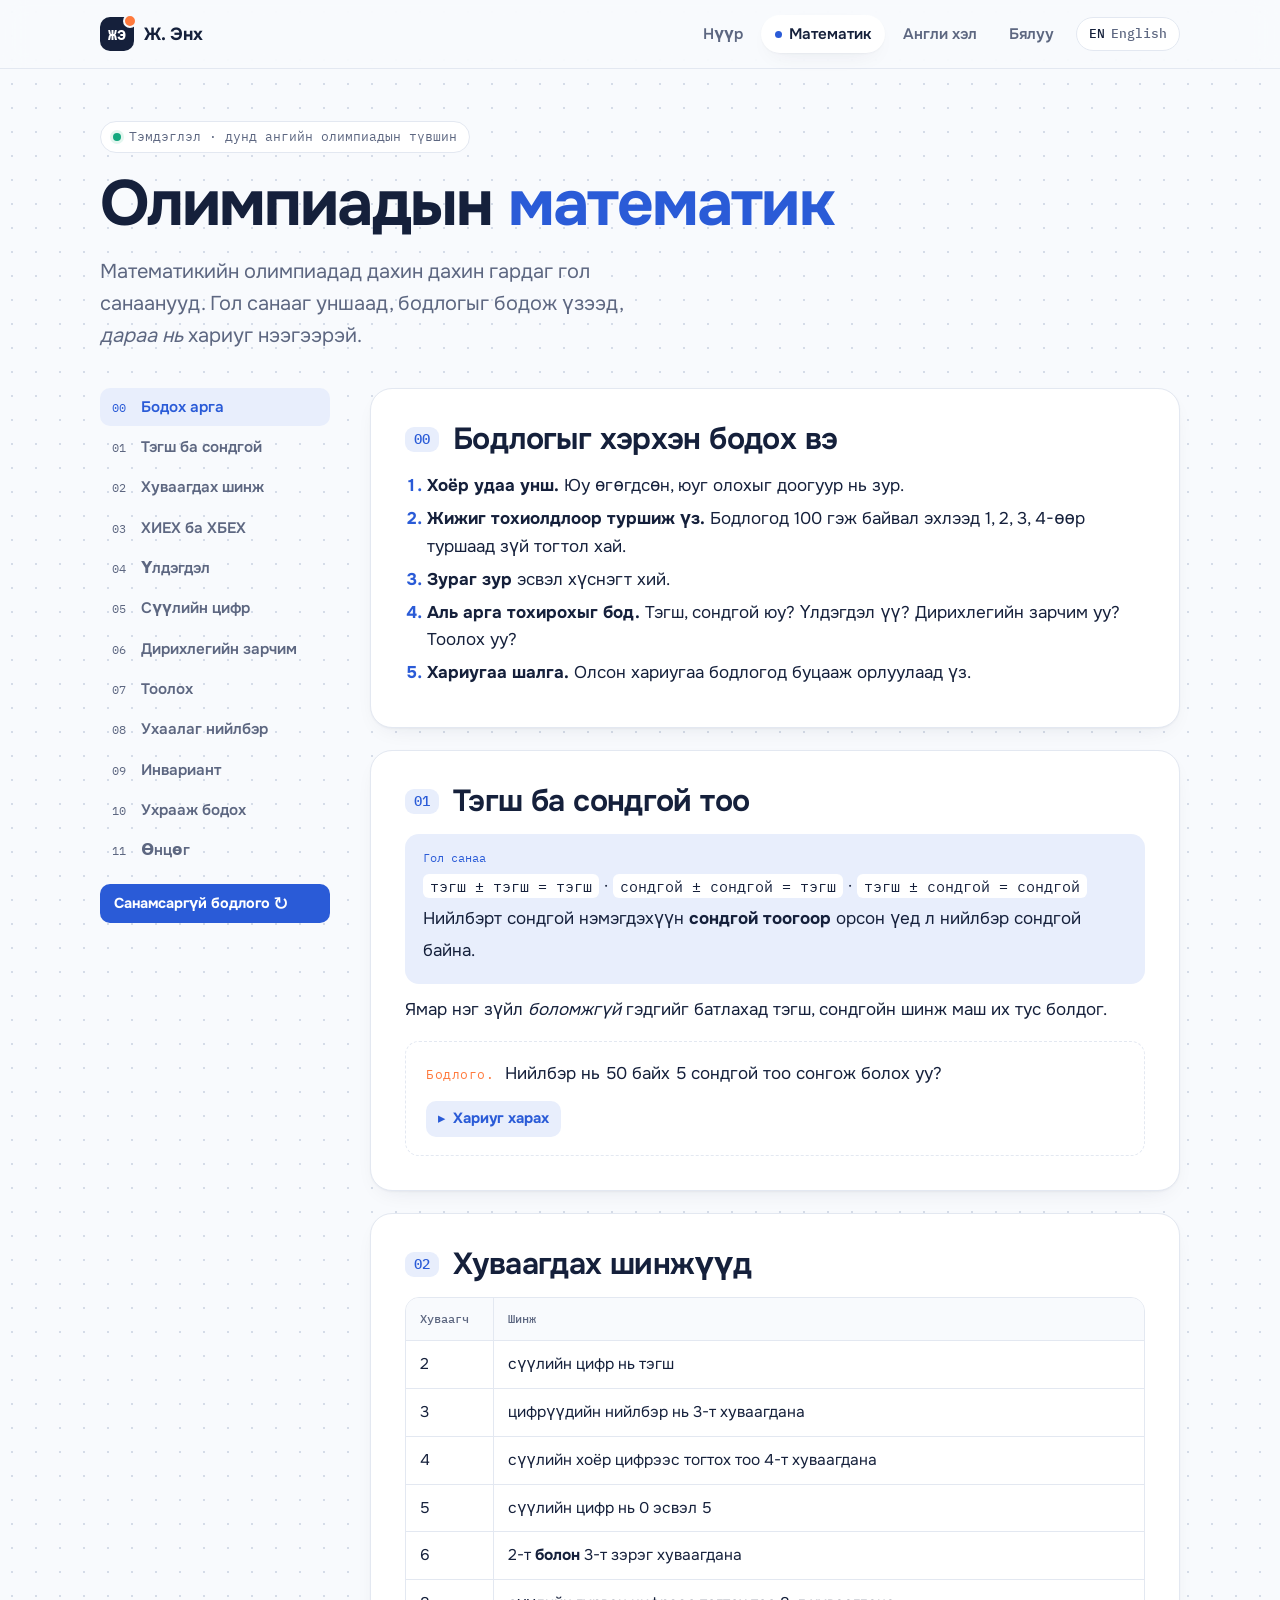
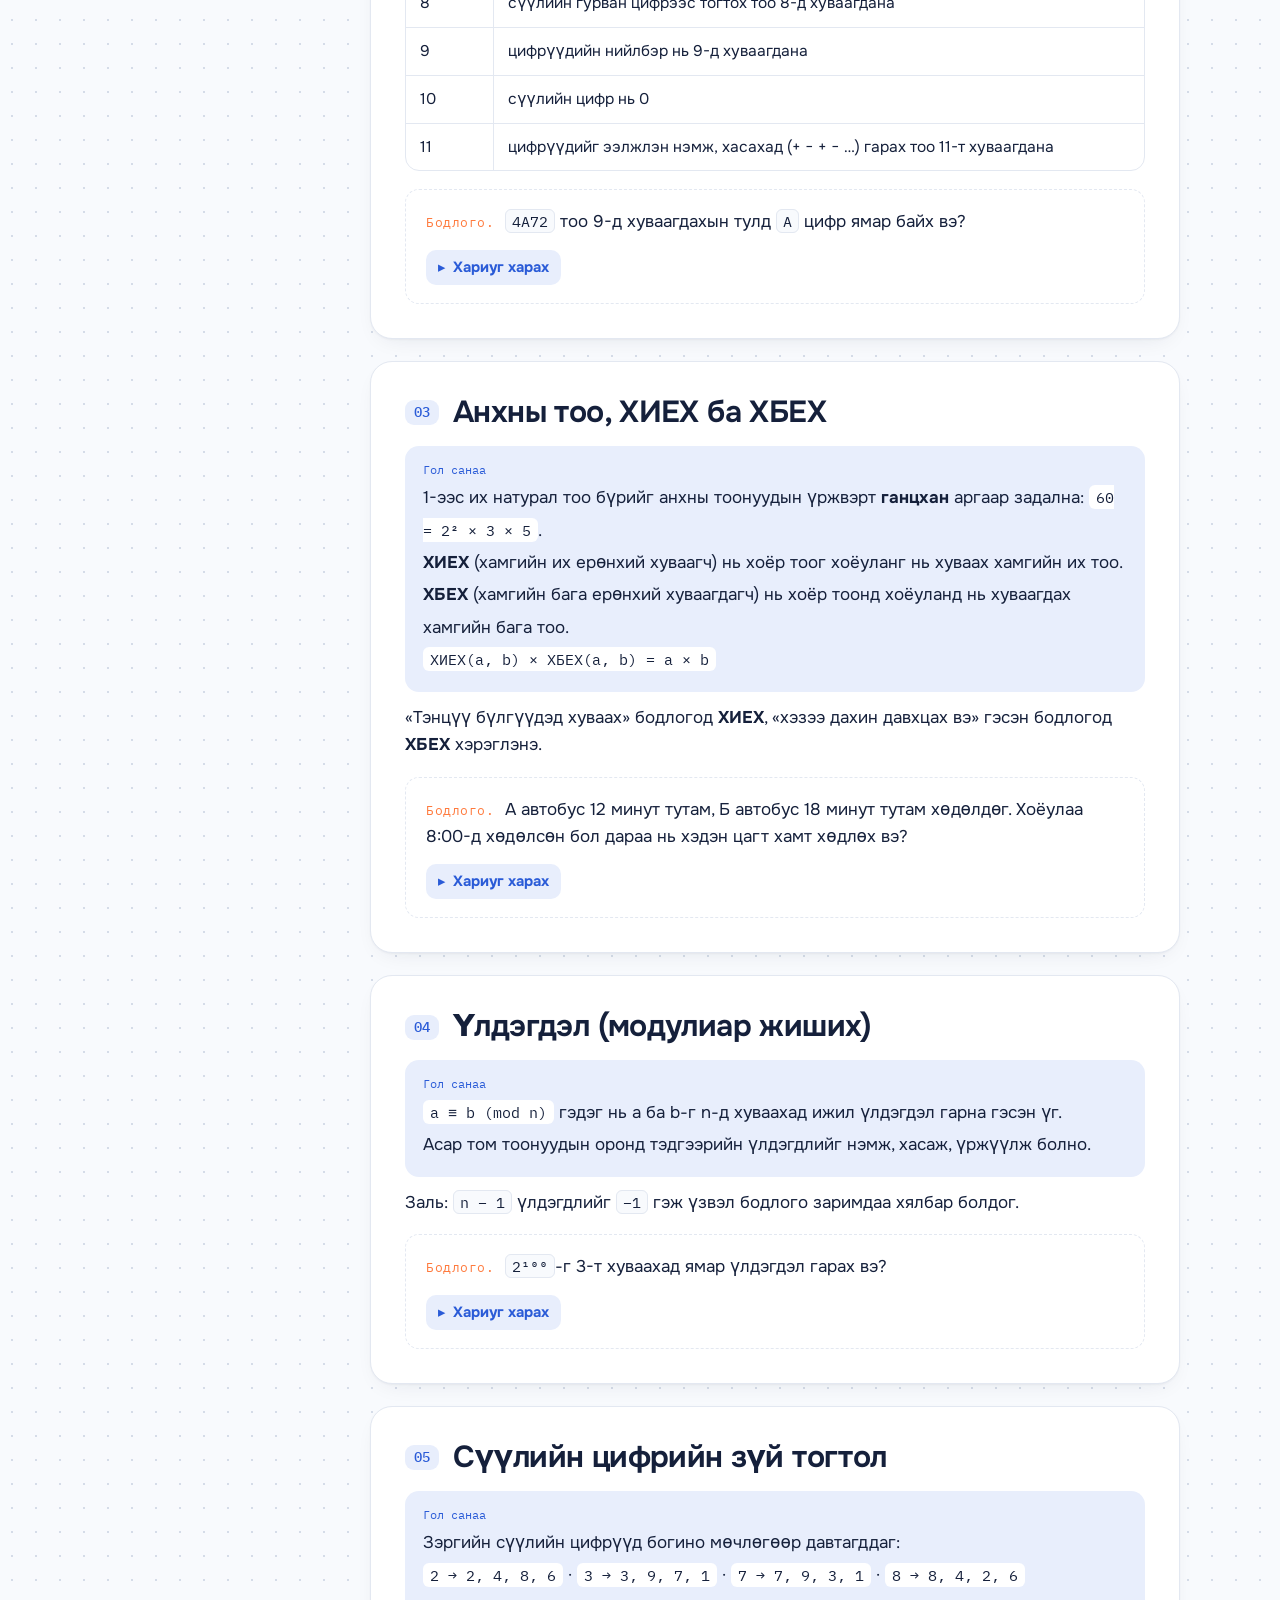
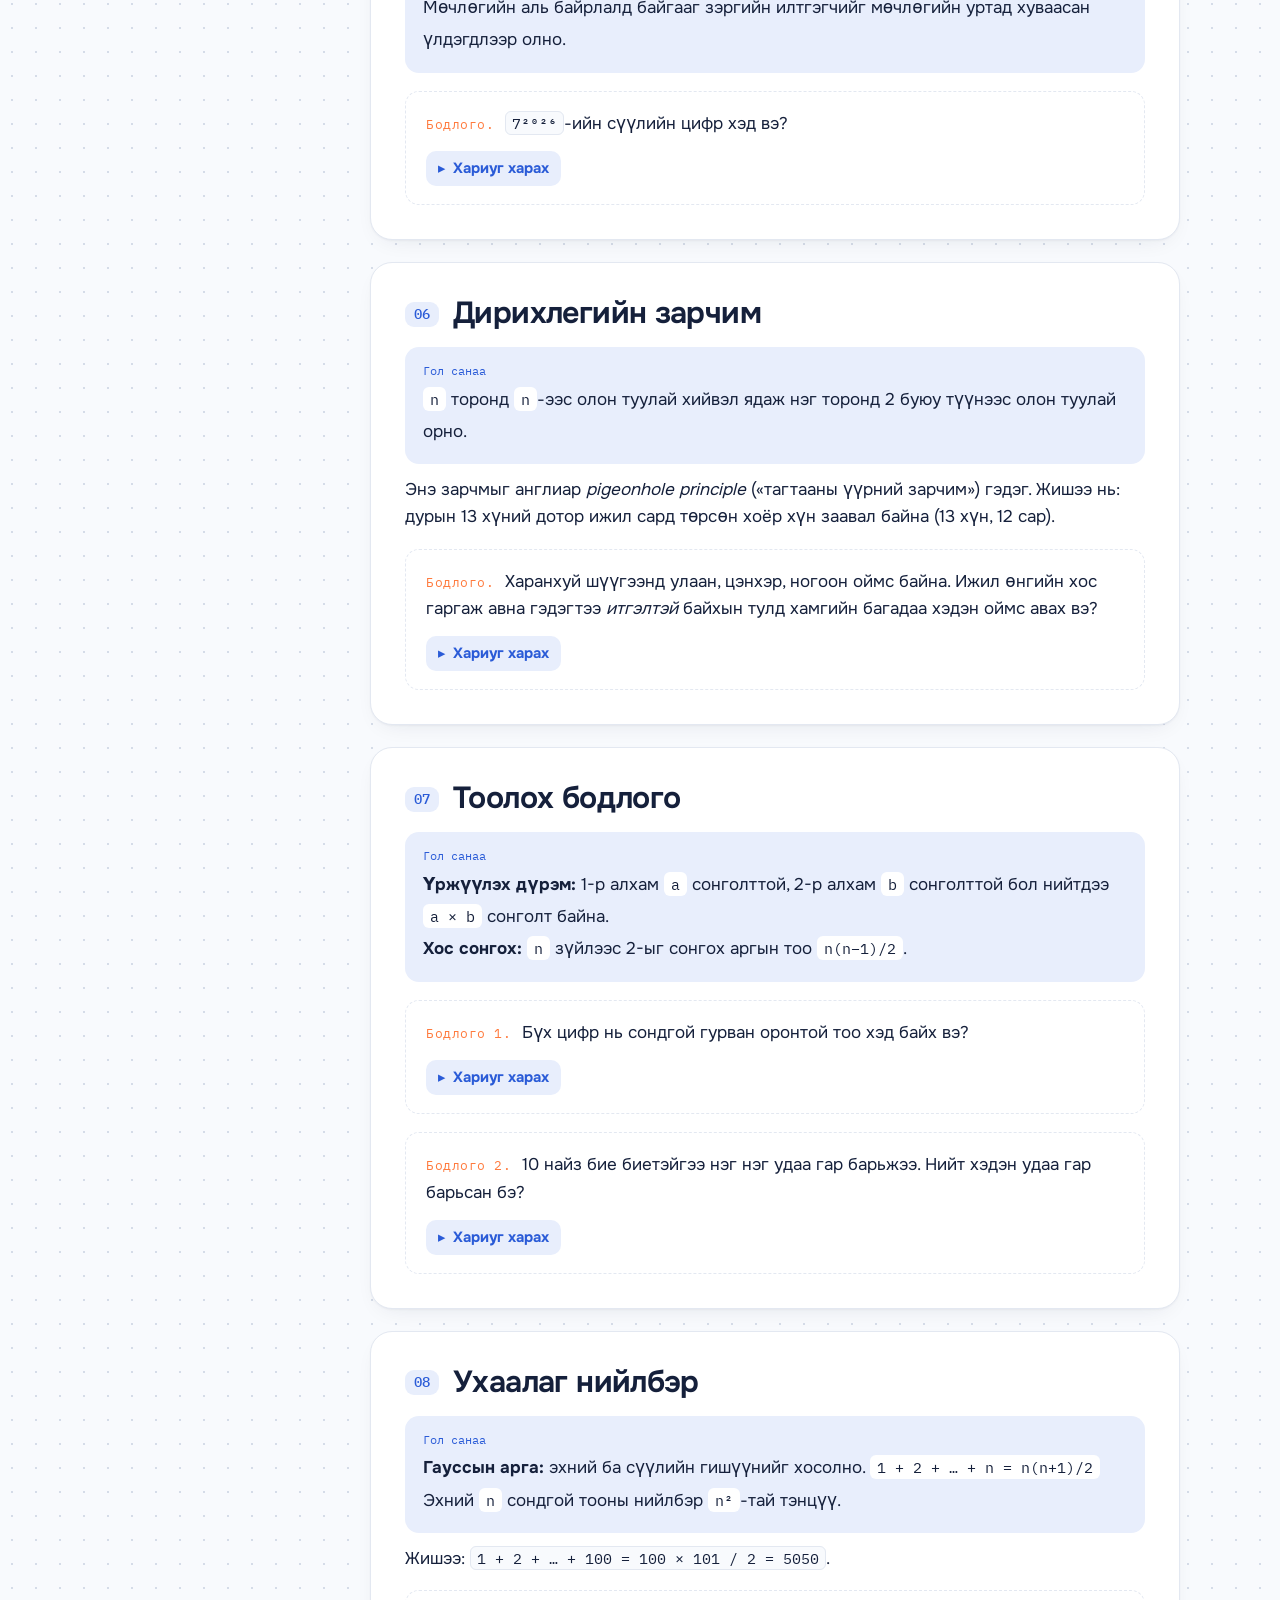
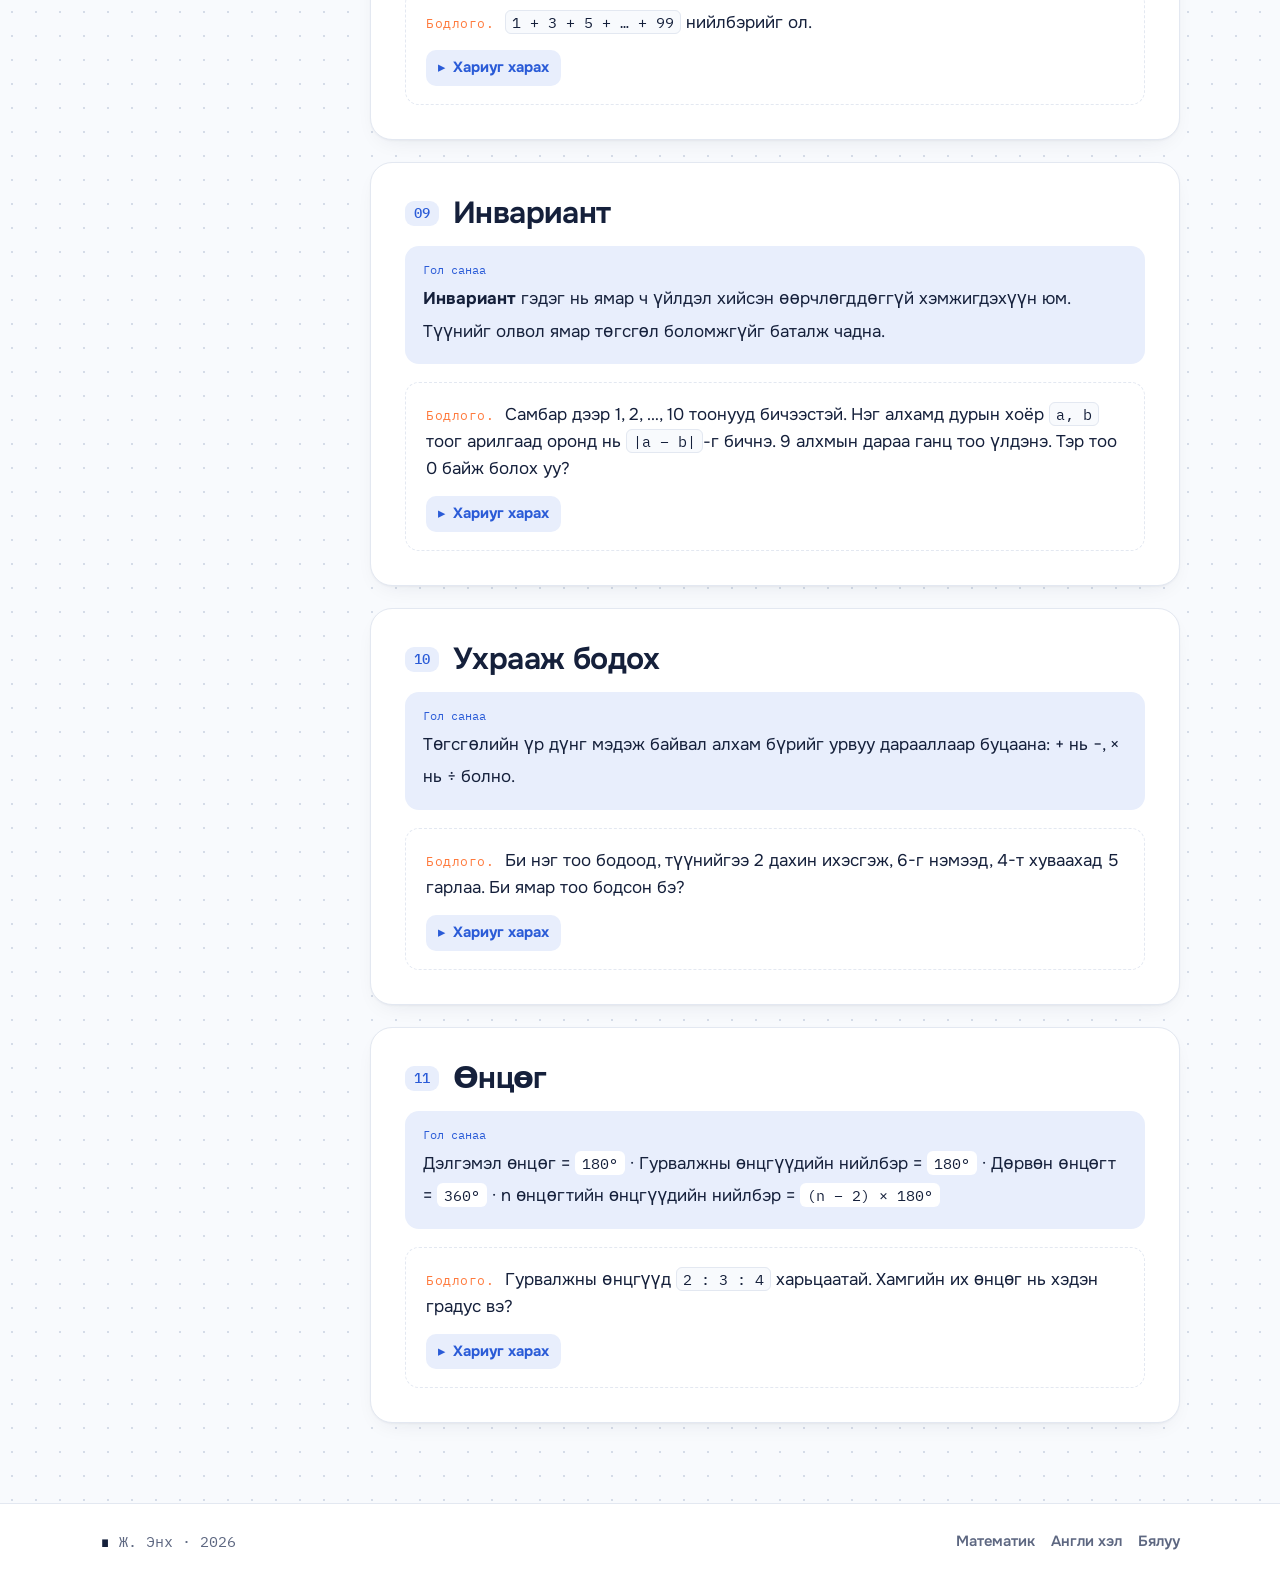
<file: mn/math.html>
<!doctype html>
<html lang="mn">
<head>
  <meta charset="utf-8">
  <meta name="viewport" content="width=device-width, initial-scale=1">
  <title>Олимпиадын математик · Ж. Энх</title>
  <meta name="description" content="Дунд ангийн олимпиадын математикийн товч тэмдэглэл, дасгал бодлоготой.">
  <meta name="theme-color" content="#f8fafd">
  <link rel="preconnect" href="https://fonts.googleapis.com">
  <link rel="preconnect" href="https://fonts.gstatic.com" crossorigin>
  <link href="https://fonts.googleapis.com/css2?family=Onest:wght@400..800&family=IBM+Plex+Mono:wght@400;500&display=swap" rel="stylesheet">
  <link rel="icon" href="../favicon.svg" type="image/svg+xml">
  <link rel="stylesheet" href="../css/style.css">
  <link rel="alternate" hreflang="en" href="../math.html">
</head>
<body class="page-math">
  <header class="nav">
    <div class="wrap">
      <a class="brand" href="index.html"><span class="logo">ЖЭ</span>Ж. Энх</a>
      <div class="nav-right">
        <nav class="links" aria-label="Үндсэн цэс">
          <a href="index.html">Нүүр</a>
          <a href="math.html" aria-current="page">Математик</a>
          <a href="english.html">Англи хэл</a>
          <a href="bakery.html">Бялуу</a>
        </nav>
        <a class="lang" href="../math.html" hreflang="en" lang="en" title="Read in English">EN <b>English</b></a>
      </div>
    </div>
  </header>

  <main>
    <section class="page-hero">
      <div class="wrap">
        <span class="pill"><span class="dot"></span>Тэмдэглэл · дунд ангийн олимпиадын түвшин</span>
        <h1>Олимпиадын <span>математик</span></h1>
        <p class="lede">Математикийн олимпиадад дахин дахин гардаг гол санаанууд. Гол санааг уншаад, бодлогыг бодож үзээд, <em>дараа нь</em> хариуг нээгээрэй.</p>
      </div>
    </section>

    <div class="wrap doc">
      <aside class="side" aria-label="Сэдвүүд">
        <ol>
          <li><a href="#strategy"><span class="n">00</span>Бодох арга</a></li>
          <li><a href="#parity"><span class="n">01</span>Тэгш ба сондгой</a></li>
          <li><a href="#divisibility"><span class="n">02</span>Хуваагдах шинж</a></li>
          <li><a href="#gcd"><span class="n">03</span>ХИЕХ ба ХБЕХ</a></li>
          <li><a href="#remainders"><span class="n">04</span>Үлдэгдэл</a></li>
          <li><a href="#last-digit"><span class="n">05</span>Сүүлийн цифр</a></li>
          <li><a href="#pigeonhole"><span class="n">06</span>Дирихлегийн зарчим</a></li>
          <li><a href="#counting"><span class="n">07</span>Тоолох</a></li>
          <li><a href="#sums"><span class="n">08</span>Ухаалаг нийлбэр</a></li>
          <li><a href="#invariants"><span class="n">09</span>Инвариант</a></li>
          <li><a href="#backwards"><span class="n">10</span>Ухрааж бодох</a></li>
          <li><a href="#angles"><span class="n">11</span>Өнцөг</a></li>
        </ol>
        <button class="btn small accent" id="random-problem" type="button">Санамсаргүй бодлого ↻</button>
      </aside>
      <div class="content">
        <section class="lesson" id="strategy">
          <h2><span class="num">00</span>Бодлогыг хэрхэн бодох вэ</h2>
          <ol>
            <li><strong>Хоёр удаа унш.</strong> Юу өгөгдсөн, юуг олохыг доогуур нь зур.</li>
            <li><strong>Жижиг тохиолдлоор туршиж үз.</strong> Бодлогод 100 гэж байвал эхлээд 1, 2, 3, 4-өөр туршаад зүй тогтол хай.</li>
            <li><strong>Зураг зур</strong> эсвэл хүснэгт хий.</li>
            <li><strong>Аль арга тохирохыг бод.</strong> Тэгш, сондгой юу? Үлдэгдэл үү? Дирихлегийн зарчим уу? Тоолох уу?</li>
            <li><strong>Хариугаа шалга.</strong> Олсон хариугаа бодлогод буцааж орлуулаад үз.</li>
          </ol>
        </section>

        <section class="lesson" id="parity">
          <h2><span class="num">01</span>Тэгш ба сондгой тоо</h2>
          <div class="key">
            <span class="m">тэгш ± тэгш = тэгш</span> ·
            <span class="m">сондгой ± сондгой = тэгш</span> ·
            <span class="m">тэгш ± сондгой = сондгой</span><br>
            Нийлбэрт сондгой нэмэгдэхүүн <strong>сондгой тоогоор</strong> орсон үед л нийлбэр сондгой байна.
          </div>
          <p>Ямар нэг зүйл <em>боломжгүй</em> гэдгийг батлахад тэгш, сондгойн шинж маш их тус болдог.</p>
          <div class="problem">
            <span class="label">Бодлого.</span> Нийлбэр нь 50 байх 5 сондгой тоо сонгож болох уу?
            <details><summary>Хариуг харах</summary>
              <div class="answer">Үгүй. Таван сондгой нэмэгдэхүүн буюу сондгой тооны сондгой нэмэгдэхүүнтэй тул нийлбэр нь сондгой гарна. Харин 50 тэгш тоо.</div>
            </details>
          </div>
        </section>

        <section class="lesson" id="divisibility">
          <h2><span class="num">02</span>Хуваагдах шинжүүд</h2>
          <div class="table-scroll">
            <table>
              <tr><th>Хуваагч</th><th>Шинж</th></tr>
              <tr><td>2</td><td>сүүлийн цифр нь тэгш</td></tr>
              <tr><td>3</td><td>цифрүүдийн нийлбэр нь 3-т хуваагдана</td></tr>
              <tr><td>4</td><td>сүүлийн хоёр цифрээс тогтох тоо 4-т хуваагдана</td></tr>
              <tr><td>5</td><td>сүүлийн цифр нь 0 эсвэл 5</td></tr>
              <tr><td>6</td><td>2-т <strong>болон</strong> 3-т зэрэг хуваагдана</td></tr>
              <tr><td>8</td><td>сүүлийн гурван цифрээс тогтох тоо 8-д хуваагдана</td></tr>
              <tr><td>9</td><td>цифрүүдийн нийлбэр нь 9-д хуваагдана</td></tr>
              <tr><td>10</td><td>сүүлийн цифр нь 0</td></tr>
              <tr><td>11</td><td>цифрүүдийг ээлжлэн нэмж, хасахад (+ − + − …) гарах тоо 11-т хуваагдана</td></tr>
            </table>
          </div>
          <div class="problem">
            <span class="label">Бодлого.</span> <span class="m">4A72</span> тоо 9-д хуваагдахын тулд <span class="m">A</span> цифр ямар байх вэ?
            <details><summary>Хариуг харах</summary>
              <div class="answer"><span class="m">4 + A + 7 + 2 = 13 + A</span> нь 9-д хуваагдах ёстой тул <span class="m">A = 5</span>. Шалгалт: <span class="m">4572 = 9 × 508</span>. ✓</div>
            </details>
          </div>
        </section>

        <section class="lesson" id="gcd">
          <h2><span class="num">03</span>Анхны тоо, ХИЕХ ба ХБЕХ</h2>
          <div class="key">
            1-ээс их натурал тоо бүрийг анхны тоонуудын үржвэрт <strong>ганцхан</strong> аргаар задална: <span class="m">60 = 2² × 3 × 5</span>.<br>
            <strong>ХИЕХ</strong> (хамгийн их ерөнхий хуваагч) нь хоёр тоог хоёуланг нь хуваах хамгийн их тоо.<br>
            <strong>ХБЕХ</strong> (хамгийн бага ерөнхий хуваагдагч) нь хоёр тоонд хоёуланд нь хуваагдах хамгийн бага тоо.<br>
            <span class="m">ХИЕХ(a, b) × ХБЕХ(a, b) = a × b</span>
          </div>
          <p>«Тэнцүү бүлгүүдэд хуваах» бодлогод <strong>ХИЕХ</strong>, «хэзээ дахин давхцах вэ» гэсэн бодлогод <strong>ХБЕХ</strong> хэрэглэнэ.</p>
          <div class="problem">
            <span class="label">Бодлого.</span> А автобус 12 минут тутам, Б автобус 18 минут тутам хөдөлдөг. Хоёулаа 8:00-д хөдөлсөн бол дараа нь хэдэн цагт хамт хөдлөх вэ?
            <details><summary>Хариуг харах</summary>
              <div class="answer"><span class="m">12 = 2²·3</span>, <span class="m">18 = 2·3²</span> тул <span class="m">ХБЕХ = 2²·3² = 36</span>. Тэд <strong>8:36</strong>-д дахин хамт хөдөлнө.</div>
            </details>
          </div>
        </section>

        <section class="lesson" id="remainders">
          <h2><span class="num">04</span>Үлдэгдэл (модулиар жиших)</h2>
          <div class="key">
            <span class="m">a ≡ b (mod n)</span> гэдэг нь a ба b-г n-д хуваахад ижил үлдэгдэл гарна гэсэн үг.<br>
            Асар том тоонуудын оронд тэдгээрийн үлдэгдлийг нэмж, хасаж, үржүүлж болно.
          </div>
          <p>Заль: <span class="m">n − 1</span> үлдэгдлийг <span class="m">−1</span> гэж үзвэл бодлого заримдаа хялбар болдог.</p>
          <div class="problem">
            <span class="label">Бодлого.</span> <span class="m">2¹⁰⁰</span>-г 3-т хуваахад ямар үлдэгдэл гарах вэ?
            <details><summary>Хариуг харах</summary>
              <div class="answer"><span class="m">2 ≡ −1 (mod 3)</span> тул <span class="m">2¹⁰⁰ ≡ (−1)¹⁰⁰ = 1</span>. Үлдэгдэл нь <strong>1</strong>.</div>
            </details>
          </div>
        </section>

        <section class="lesson" id="last-digit">
          <h2><span class="num">05</span>Сүүлийн цифрийн зүй тогтол</h2>
          <div class="key">
            Зэргийн сүүлийн цифрүүд богино мөчлөгөөр давтагддаг:<br>
            <span class="m">2 → 2, 4, 8, 6</span> · <span class="m">3 → 3, 9, 7, 1</span> · <span class="m">7 → 7, 9, 3, 1</span> · <span class="m">8 → 8, 4, 2, 6</span><br>
            Мөчлөгийн аль байрлалд байгааг зэргийн илтгэгчийг мөчлөгийн уртад хуваасан үлдэгдлээр олно.
          </div>
          <div class="problem">
            <span class="label">Бодлого.</span> <span class="m">7²⁰²⁶</span>-ийн сүүлийн цифр хэд вэ?
            <details><summary>Хариуг харах</summary>
              <div class="answer">7, 9, 3, 1 мөчлөгийн урт нь 4. <span class="m">2026 = 4 × 506 + 2</span> тул 2-р байрлал буюу сүүлийн цифр нь <strong>9</strong>.</div>
            </details>
          </div>
        </section>

        <section class="lesson" id="pigeonhole">
          <h2><span class="num">06</span>Дирихлегийн зарчим</h2>
          <div class="key">
            <span class="m">n</span> торонд <span class="m">n</span>-ээс олон туулай хийвэл ядаж нэг торонд 2 буюу түүнээс олон туулай орно.
          </div>
          <p>Энэ зарчмыг англиар <em>pigeonhole principle</em> («тагтааны үүрний зарчим») гэдэг.
            Жишээ нь: дурын 13 хүний дотор ижил сард төрсөн хоёр хүн заавал байна (13 хүн, 12 сар).</p>
          <div class="problem">
            <span class="label">Бодлого.</span> Харанхуй шүүгээнд улаан, цэнхэр, ногоон оймс байна. Ижил өнгийн хос гаргаж авна гэдэгтээ <em>итгэлтэй</em> байхын тулд хамгийн багадаа хэдэн оймс авах вэ?
            <details><summary>Хариуг харах</summary>
              <div class="answer"><strong>4.</strong> 3 оймс авахад өнгө бүрээс нэг нэг таарч магадгүй. Дөрөв дэх оймс тэдгээрийн аль нэгтэй нь заавал ижил өнгөтэй байна (3 өнгө = 3 тор).</div>
            </details>
          </div>
        </section>

        <section class="lesson" id="counting">
          <h2><span class="num">07</span>Тоолох бодлого</h2>
          <div class="key">
            <strong>Үржүүлэх дүрэм:</strong> 1-р алхам <span class="m">a</span> сонголттой, 2-р алхам <span class="m">b</span> сонголттой бол нийтдээ <span class="m">a × b</span> сонголт байна.<br>
            <strong>Хос сонгох:</strong> <span class="m">n</span> зүйлээс 2-ыг сонгох аргын тоо <span class="m">n(n−1)/2</span>.
          </div>
          <div class="problem">
            <span class="label">Бодлого 1.</span> Бүх цифр нь сондгой гурван оронтой тоо хэд байх вэ?
            <details><summary>Хариуг харах</summary>
              <div class="answer">Цифр бүр 5 сонголттой (1, 3, 5, 7, 9): <span class="m">5 × 5 × 5 = 125</span>.</div>
            </details>
          </div>
          <div class="problem">
            <span class="label">Бодлого 2.</span> 10 найз бие биетэйгээ нэг нэг удаа гар барьжээ. Нийт хэдэн удаа гар барьсан бэ?
            <details><summary>Хариуг харах</summary>
              <div class="answer"><span class="m">10 × 9 / 2 = 45</span>. (А–Б ба Б–А нь нэг ижил гар барилт тул 2-т хуваана.)</div>
            </details>
          </div>
        </section>

        <section class="lesson" id="sums">
          <h2><span class="num">08</span>Ухаалаг нийлбэр</h2>
          <div class="key">
            <strong>Гауссын арга:</strong> эхний ба сүүлийн гишүүнийг хосолно.
            <span class="m">1 + 2 + … + n = n(n+1)/2</span><br>
            Эхний <span class="m">n</span> сондгой тооны нийлбэр <span class="m">n²</span>-тай тэнцүү.
          </div>
          <p>Жишээ: <span class="m">1 + 2 + … + 100 = 100 × 101 / 2 = 5050</span>.</p>
          <div class="problem">
            <span class="label">Бодлого.</span> <span class="m">1 + 3 + 5 + … + 99</span> нийлбэрийг ол.
            <details><summary>Хариуг харах</summary>
              <div class="answer">1-ээс 99 хүртэл 50 сондгой тоо байгаа тул нийлбэр нь <span class="m">50² = 2500</span>.</div>
            </details>
          </div>
        </section>

        <section class="lesson" id="invariants">
          <h2><span class="num">09</span>Инвариант</h2>
          <div class="key">
            <strong>Инвариант</strong> гэдэг нь ямар ч үйлдэл хийсэн өөрчлөгддөггүй хэмжигдэхүүн юм.
            Түүнийг олвол ямар төгсгөл боломжгүйг баталж чадна.
          </div>
          <div class="problem">
            <span class="label">Бодлого.</span> Самбар дээр 1, 2, …, 10 тоонууд бичээстэй. Нэг алхамд дурын хоёр <span class="m">a, b</span> тоог арилгаад оронд нь <span class="m">|a − b|</span>-г бичнэ. 9 алхмын дараа ганц тоо үлдэнэ. Тэр тоо 0 байж болох уу?
            <details><summary>Хариуг харах</summary>
              <div class="answer">
                Алхам бүрт нийлбэр <span class="m">a + b − |a − b| = 2·min(a, b)</span> буюу тэгш тоогоор өөрчлөгдөнө. Иймд <strong>нийлбэрийн тэгш, сондгой чанар хэзээ ч өөрчлөгдөхгүй</strong>.
                Эхний нийлбэр 55 (сондгой) тул эцэст үлдэх тоо сондгой байна. Тиймээс 0 байж болохгүй.
              </div>
            </details>
          </div>
        </section>

        <section class="lesson" id="backwards">
          <h2><span class="num">10</span>Ухрааж бодох</h2>
          <div class="key">
            Төгсгөлийн үр дүнг мэдэж байвал алхам бүрийг урвуу дарааллаар буцаана: + нь −, × нь ÷ болно.
          </div>
          <div class="problem">
            <span class="label">Бодлого.</span> Би нэг тоо бодоод, түүнийгээ 2 дахин ихэсгэж, 6-г нэмээд, 4-т хуваахад 5 гарлаа. Би ямар тоо бодсон бэ?
            <details><summary>Хариуг харах</summary>
              <div class="answer"><span class="m">5 × 4 = 20</span>, <span class="m">20 − 6 = 14</span>, <span class="m">14 ÷ 2 = 7</span>. Бодсон тоо <strong>7</strong>.</div>
            </details>
          </div>
        </section>

        <section class="lesson" id="angles">
          <h2><span class="num">11</span>Өнцөг</h2>
          <div class="key">
            Дэлгэмэл өнцөг = <span class="m">180°</span> · Гурвалжны өнцгүүдийн нийлбэр = <span class="m">180°</span> ·
            Дөрвөн өнцөгт = <span class="m">360°</span> · n өнцөгтийн өнцгүүдийн нийлбэр = <span class="m">(n − 2) × 180°</span>
          </div>
          <div class="problem">
            <span class="label">Бодлого.</span> Гурвалжны өнцгүүд <span class="m">2 : 3 : 4</span> харьцаатай. Хамгийн их өнцөг нь хэдэн градус вэ?
            <details><summary>Хариуг харах</summary>
              <div class="answer"><span class="m">2 + 3 + 4 = 9</span> хэсэг = 180° тул нэг хэсэг нь 20°. Хамгийн их өнцөг: <span class="m">4 × 20° = 80°</span>.</div>
            </details>
          </div>
        </section>
      </div>
    </div>
  </main>

  <footer>
    <div class="wrap">
      <span class="qed"><b>∎</b> Ж. Энх · <span id="yr">2026</span></span>
      <nav aria-label="Доод цэс">
        <a href="math.html">Математик</a>
        <a href="english.html">Англи хэл</a>
        <a href="bakery.html">Бялуу</a>
      </nav>
    </div>
  </footer>

  <script src="../js/main.js"></script>
</body>
</html>
</file>
<file: css/style.css>
/* ============================================
   Enkh Jadamba: a bright geometry notebook
   ============================================ */

:root {
  --bg: #f8fafd;
  --surface: #ffffff;
  --ink: #15203b;
  --muted: #5d6781;
  --line: #e3e8f1;
  --dot: #d5dce8;

  --cobalt: #2a5bd7;
  --cobalt-soft: #e8eefc;
  --tangerine: #ff7a3d;
  --tangerine-soft: #fff0e8;
  --mint: #12a87e;
  --mint-soft: #e3f6ef;
  --sun: #f5b400;
  --sun-soft: #fff6d9;
  --berry: #e0457b;

  --accent: var(--cobalt);
  --accent-soft: var(--cobalt-soft);

  --radius: 18px;
  --shadow: 0 1px 2px rgba(21, 32, 59, .04), 0 8px 24px -12px rgba(21, 32, 59, .12);
  --shadow-lift: 0 2px 4px rgba(21, 32, 59, .05), 0 18px 40px -16px rgba(21, 32, 59, .22);

  --display: "Bricolage Grotesque", system-ui, sans-serif;
  --body: "Figtree", system-ui, sans-serif;
  --mono: "DM Mono", ui-monospace, monospace;

  color-scheme: light;
}
body.page-english { --accent: var(--mint); --accent-soft: var(--mint-soft); }
body.page-bakery { --accent: var(--tangerine); --accent-soft: var(--tangerine-soft); }

* { box-sizing: border-box; margin: 0; padding: 0; }
html { scroll-behavior: smooth; scroll-padding-top: 88px; }
body {
  font-family: var(--body);
  font-size: 17px;
  line-height: 1.6;
  color: var(--ink);
  background-color: var(--bg);
  background-image: radial-gradient(var(--dot) 1.2px, transparent 1.2px);
  background-size: 24px 24px;
  overflow-x: hidden;
}
::selection { background: var(--sun-soft); }
a { color: var(--accent); }
.mono { font-family: var(--mono); }

.wrap { max-width: 1120px; margin: 0 auto; padding: 0 20px; }

/* ---------- nav ---------- */
.nav {
  position: sticky;
  top: 0;
  z-index: 20;
  background: rgba(248, 250, 253, .82);
  backdrop-filter: saturate(1.4) blur(12px);
  -webkit-backdrop-filter: saturate(1.4) blur(12px);
  border-bottom: 1px solid var(--line);
}
.nav .wrap {
  display: flex;
  align-items: center;
  justify-content: space-between;
  gap: 10px 20px;
  min-height: 68px;
  flex-wrap: wrap;
}
.brand {
  display: flex;
  align-items: center;
  gap: 10px;
  font-family: var(--display);
  font-weight: 700;
  font-size: 1.1rem;
  color: var(--ink);
  text-decoration: none;
}
.brand .logo {
  width: 34px;
  height: 34px;
  border-radius: 10px;
  background: var(--ink);
  color: #fff;
  display: grid;
  place-items: center;
  font-family: var(--mono);
  font-size: .95rem;
  position: relative;
}
.brand .logo::after {
  content: "";
  position: absolute;
  right: -3px;
  top: -3px;
  width: 10px;
  height: 10px;
  border-radius: 50%;
  background: var(--tangerine);
  border: 2px solid var(--bg);
}
.links { display: flex; gap: 4px; flex-wrap: wrap; padding: 6px 0; }
.links a {
  font-weight: 600;
  font-size: .95rem;
  color: var(--muted);
  text-decoration: none;
  padding: 7px 14px;
  border-radius: 999px;
  transition: color .15s, background .15s;
}
.links a:hover { color: var(--ink); background: var(--surface); }
.links a[aria-current="page"] { color: var(--ink); background: var(--surface); box-shadow: var(--shadow); }
.links a[aria-current="page"]::before {
  content: "";
  display: inline-block;
  width: 7px;
  height: 7px;
  border-radius: 50%;
  background: var(--accent);
  margin-right: 7px;
  vertical-align: 1px;
}

/* ---------- shared bits ---------- */
.pill {
  display: inline-flex;
  align-items: center;
  gap: 8px;
  font-family: var(--mono);
  font-size: .8rem;
  color: var(--muted);
  background: var(--surface);
  border: 1px solid var(--line);
  border-radius: 999px;
  padding: 5px 12px;
}
.pill .dot { width: 8px; height: 8px; border-radius: 50%; background: var(--mint); box-shadow: 0 0 0 3px var(--mint-soft); }

h1, h2, h3 { font-family: var(--display); line-height: 1.1; letter-spacing: -0.02em; }
h1 { font-size: clamp(2.6rem, 7vw, 5rem); font-weight: 700; }
h2 { font-size: clamp(1.7rem, 3.6vw, 2.4rem); font-weight: 650; }
h3 { font-size: 1.2rem; font-weight: 650; letter-spacing: -0.01em; }

.underline { position: relative; white-space: nowrap; color: var(--cobalt); }
.underline svg {
  position: absolute;
  left: -2%;
  bottom: -0.18em;
  width: 104%;
  height: 0.32em;
  overflow: visible;
}
.underline path {
  fill: none;
  stroke: var(--tangerine);
  stroke-width: 6;
  stroke-linecap: round;
  stroke-dasharray: 1;
  stroke-dashoffset: 1;
  animation: draw 0.9s 0.4s cubic-bezier(.6, 0, .2, 1) forwards;
}
@keyframes draw { to { stroke-dashoffset: 0; } }

.lede { font-size: clamp(1.08rem, 2vw, 1.25rem); color: var(--muted); max-width: 540px; }

.btn {
  display: inline-flex;
  align-items: center;
  gap: 8px;
  font: inherit;
  font-weight: 700;
  font-size: .98rem;
  color: #fff;
  background: var(--ink);
  border: 0;
  border-radius: 12px;
  padding: 12px 20px;
  text-decoration: none;
  cursor: pointer;
  transition: transform .15s, box-shadow .15s, background .15s;
}
.btn:hover { transform: translateY(-2px); box-shadow: var(--shadow-lift); }
.btn.accent { background: var(--accent); }
.btn.ghost { background: var(--surface); color: var(--ink); box-shadow: inset 0 0 0 1px var(--line); }
.btn.small { padding: 8px 14px; font-size: .9rem; border-radius: 10px; }

.chip {
  font: inherit;
  font-weight: 600;
  font-size: .92rem;
  color: var(--ink);
  background: var(--surface);
  border: 1px solid var(--line);
  border-radius: 10px;
  padding: 7px 14px;
  cursor: pointer;
  transition: border-color .15s, background .15s, transform .15s;
}
.chip:hover { border-color: var(--accent); transform: translateY(-1px); }
.chip.right { background: var(--mint); border-color: var(--mint); color: #fff; }
.chip.wrong { background: var(--berry); border-color: var(--berry); color: #fff; }

/* ---------- home hero ---------- */
.hero { padding: clamp(40px, 8vh, 88px) 0 56px; }
.hero .wrap {
  display: grid;
  grid-template-columns: 1.1fr 1fr;
  gap: 40px;
  align-items: center;
}
.hero-copy { display: grid; gap: 22px; justify-items: start; }
.actions { display: flex; gap: 10px; flex-wrap: wrap; }
.stats { display: flex; gap: 28px; flex-wrap: wrap; padding-top: 8px; }
.stats div { display: grid; }
.stats b { font-family: var(--display); font-size: 1.8rem; line-height: 1; }
.stats span { font-size: .85rem; color: var(--muted); }

.playground {
  background: var(--surface);
  border: 1px solid var(--line);
  border-radius: 24px;
  box-shadow: var(--shadow-lift);
  padding: 16px 16px 18px;
  position: relative;
}
.playground .bar {
  display: flex;
  justify-content: space-between;
  align-items: center;
  font-family: var(--mono);
  font-size: .78rem;
  color: var(--muted);
  padding: 2px 6px 8px;
}
.playground .bar i { font-style: normal; color: var(--cobalt); }
#tri { width: 100%; height: auto; display: block; touch-action: none; user-select: none; }
#tri .grid line { stroke: var(--line); stroke-width: 1; }
#tri .circle {
  fill: none;
  stroke: var(--ink);
  stroke-opacity: .22;
  stroke-width: 2;
  stroke-dasharray: 1;
  stroke-dashoffset: 1;
  animation: draw 1.1s .1s cubic-bezier(.6, 0, .2, 1) forwards;
}
#tri .shape {
  fill: var(--cobalt-soft);
  fill-opacity: .7;
  stroke: var(--cobalt);
  stroke-width: 3;
  stroke-linejoin: round;
}
#tri .arc { stroke: none; }
#tri .arc.a { fill: var(--tangerine); }
#tri .arc.b { fill: var(--mint); }
#tri .arc.c { fill: var(--sun); }
#tri .handle { cursor: grab; outline: none; }
#tri .handle circle.hit { fill: transparent; }
#tri .handle circle.ring { fill: #fff; stroke: var(--ink); stroke-width: 3; transition: r .15s; }
#tri .handle:hover circle.ring, #tri .handle:focus-visible circle.ring, #tri .handle.dragging circle.ring { r: 11; stroke: var(--cobalt); }
#tri .handle.dragging { cursor: grabbing; }
#tri text { font-family: var(--display); font-weight: 700; font-size: 20px; fill: var(--ink); }
.readout {
  display: flex;
  flex-wrap: wrap;
  justify-content: center;
  align-items: center;
  gap: 6px 8px;
  font-family: var(--mono);
  font-size: .92rem;
  padding-top: 6px;
}
.readout .t { padding: 3px 8px; border-radius: 8px; font-weight: 500; }
.readout .a { background: var(--tangerine-soft); color: #b84a12; }
.readout .b { background: var(--mint-soft); color: #0b7a5b; }
.readout .c { background: var(--sun-soft); color: #8a6500; }
.readout .sum { font-weight: 500; color: var(--ink); }
.hint { text-align: center; font-size: .82rem; color: var(--muted); margin-top: 4px; }

/* ---------- home sections ---------- */
.block { padding: 56px 0; }
.label {
  font-family: var(--mono);
  font-size: .8rem;
  color: var(--accent);
  letter-spacing: .04em;
  margin-bottom: 10px;
  display: block;
}
.block h2 { margin-bottom: 26px; }

.about {
  display: grid;
  grid-template-columns: 1.3fr 1fr;
  gap: 28px;
  align-items: start;
}
.about p { font-size: 1.12rem; }
.about p + p { margin-top: 14px; }
.defs {
  background: var(--surface);
  border: 1px solid var(--line);
  border-radius: var(--radius);
  padding: 8px 20px;
  box-shadow: var(--shadow);
}
.defs div { display: flex; justify-content: space-between; gap: 16px; padding: 12px 0; border-top: 1px dashed var(--line); }
.defs div:first-child { border-top: 0; }
.defs dt { color: var(--muted); }
.defs dd { font-weight: 700; text-align: right; }

.cards { display: grid; grid-template-columns: repeat(3, 1fr); gap: 18px; }
.card {
  --c: var(--cobalt);
  --cs: var(--cobalt-soft);
  display: flex;
  flex-direction: column;
  gap: 10px;
  background: var(--surface);
  border: 1px solid var(--line);
  border-radius: var(--radius);
  padding: 24px;
  color: inherit;
  text-decoration: none;
  box-shadow: var(--shadow);
  transition: transform .2s, box-shadow .2s;
  position: relative;
  overflow: hidden;
}
a.card:hover { transform: translateY(-4px); box-shadow: var(--shadow-lift); }
.card .icon {
  width: 52px;
  height: 52px;
  border-radius: 14px;
  background: var(--cs);
  color: var(--c);
  display: grid;
  place-items: center;
  font-family: var(--mono);
  font-weight: 500;
  font-size: 1.25rem;
}
.card p { color: var(--muted); }
.card .go { margin-top: auto; padding-top: 6px; font-weight: 700; color: var(--c); }
.card .go::after { content: " →"; transition: margin .2s; }
a.card:hover .go::after { margin-left: 4px; }
.card.math { --c: var(--cobalt); --cs: var(--cobalt-soft); }
.card.english { --c: var(--mint); --cs: var(--mint-soft); }
.card.bakery { --c: var(--tangerine); --cs: var(--tangerine-soft); }
.card.sun { --c: #b98700; --cs: var(--sun-soft); }

.potd {
  display: grid;
  grid-template-columns: auto 1fr;
  gap: 22px;
  align-items: start;
  background: var(--surface);
  border: 1px solid var(--line);
  border-radius: 24px;
  padding: 28px;
  box-shadow: var(--shadow);
}
.potd .day {
  width: 76px;
  height: 76px;
  border-radius: 18px;
  background: var(--sun-soft);
  color: #8a6500;
  display: grid;
  place-items: center;
  text-align: center;
  font-family: var(--mono);
  font-size: .72rem;
  line-height: 1.2;
}
.potd .day b { display: block; font-family: var(--display); font-size: 1.8rem; color: var(--ink); }
.potd h3 { font-family: var(--body); font-weight: 600; font-size: 1.2rem; letter-spacing: 0; line-height: 1.45; }
.potd .topic { font-family: var(--mono); font-size: .8rem; color: var(--muted); margin-bottom: 6px; }

/* ---------- reveal (details) ---------- */
details { margin-top: 14px; }
details summary {
  display: inline-flex;
  align-items: center;
  gap: 8px;
  cursor: pointer;
  font-weight: 700;
  font-size: .92rem;
  color: var(--accent);
  background: var(--accent-soft);
  border-radius: 10px;
  padding: 6px 12px;
  list-style: none;
  user-select: none;
}
details summary::-webkit-details-marker { display: none; }
details summary::before { content: "▸"; transition: transform .2s; }
details[open] summary::before { transform: rotate(90deg); }
details .answer { margin-top: 12px; padding: 14px 16px; border-radius: 12px; background: var(--bg); border: 1px solid var(--line); }

/* ---------- sub pages ---------- */
.page-hero { padding: 52px 0 36px; }
.page-hero .wrap { display: grid; gap: 16px; justify-items: start; }
.page-hero h1 { font-size: clamp(2.4rem, 6vw, 4rem); }
.page-hero h1 span { color: var(--accent); }

.doc {
  display: grid;
  grid-template-columns: 230px 1fr;
  gap: 40px;
  align-items: start;
  padding-bottom: 40px;
}
.side {
  position: sticky;
  top: 92px;
  display: grid;
  gap: 14px;
}
.side ol { list-style: none; display: grid; gap: 2px; }
.side a {
  display: flex;
  gap: 10px;
  align-items: baseline;
  padding: 7px 12px;
  border-radius: 10px;
  color: var(--muted);
  text-decoration: none;
  font-weight: 600;
  font-size: .95rem;
  transition: background .15s, color .15s;
}
.side a .n { font-family: var(--mono); font-size: .75rem; font-weight: 400; color: var(--muted); min-width: 1.6em; }
.side a:hover { color: var(--ink); background: var(--surface); }
.side a.active { color: var(--accent); background: var(--accent-soft); }
.side a.active .n { color: var(--accent); }

.content { display: grid; gap: 22px; min-width: 0; }
.doc > *, .content > *, .bakery-grid > * { min-width: 0; }
.lesson {
  background: var(--surface);
  border: 1px solid var(--line);
  border-radius: 22px;
  padding: clamp(22px, 3.5vw, 34px);
  box-shadow: var(--shadow);
}
.lesson h2 {
  display: flex;
  align-items: center;
  gap: 14px;
  font-size: clamp(1.45rem, 3vw, 1.9rem);
  margin-bottom: 16px;
}
.lesson h2 .num {
  flex-shrink: 0;
  font-family: var(--mono);
  font-size: .85rem;
  font-weight: 500;
  letter-spacing: 0;
  color: var(--accent);
  background: var(--accent-soft);
  border-radius: 9px;
  padding: 5px 9px;
}
.lesson > p { margin-top: 12px; }
.lesson ul, .lesson ol { padding-left: 1.3em; margin-top: 12px; }
.lesson li { margin: 6px 0; }
.lesson li::marker { color: var(--accent); font-weight: 700; }

code, .m {
  font-family: var(--mono);
  font-size: .9em;
  color: var(--ink);
  background: var(--bg);
  border: 1px solid var(--line);
  border-radius: 6px;
  padding: 1px 6px;
}
.key {
  position: relative;
  margin-top: 16px;
  padding: 16px 18px 16px 18px;
  border-radius: 14px;
  background: var(--accent-soft);
  line-height: 1.9;
}
.key::before {
  content: "Key idea";
  display: block;
  font-family: var(--mono);
  font-size: .75rem;
  line-height: 1.4;
  color: var(--accent);
  margin-bottom: 4px;
}
.key .m { background: var(--surface); border-color: transparent; }

.problem {
  margin-top: 18px;
  padding: 18px 20px;
  border-radius: 14px;
  border: 1.5px dashed var(--line);
}
.problem .label { display: inline; font-size: .8rem; color: var(--tangerine); margin: 0 6px 0 0; }

.table-scroll { overflow-x: auto; margin-top: 14px; border: 1px solid var(--line); border-radius: 14px; }
table { border-collapse: collapse; width: 100%; font-size: .97rem; }
th, td { padding: 11px 14px; text-align: left; vertical-align: top; border-top: 1px solid var(--line); }
tr:first-child th, tr:first-child td { border-top: 0; }
tr:first-child th { background: var(--bg); font-family: var(--mono); font-size: .78rem; font-weight: 500; color: var(--muted); }
tbody th { font-weight: 700; }
td + td, th + th, th + td { border-left: 1px solid var(--line); }
.good { color: var(--mint); font-weight: 700; }
.bad { color: var(--berry); font-weight: 700; text-decoration: line-through; }

/* quiz */
.quiz-q { padding: 16px 0; border-top: 1px dashed var(--line); }
.quiz-q:first-child { border-top: 0; padding-top: 4px; }
.quiz-q p { font-weight: 600; margin-bottom: 10px; }
.quiz-q .opts { display: flex; gap: 8px; flex-wrap: wrap; }
.score {
  margin-top: 14px;
  font-family: var(--mono);
  font-size: .95rem;
}
.score:empty { display: none; }
.score { display: inline-block; background: var(--accent-soft); color: var(--accent); padding: 6px 12px; border-radius: 10px; }

/* ---------- bakery ---------- */
.bakery-grid { display: grid; gap: 22px; padding-bottom: 40px; }
.recipe { display: grid; grid-template-columns: 1fr 1fr; gap: 28px; align-items: start; }
.recipe h3 { margin-bottom: 8px; }
.scaler {
  display: flex;
  align-items: center;
  gap: 10px;
  margin: 16px 0 4px;
}
.scaler .n {
  font-family: var(--display);
  font-size: 1.6rem;
  font-weight: 700;
  min-width: 2.2ch;
  text-align: center;
}
.scaler .chip { width: 38px; height: 38px; padding: 0; font-size: 1.15rem; }
.steps { counter-reset: s; list-style: none; padding: 0 !important; display: grid; gap: 10px; margin-top: 0 !important; }
.steps li {
  counter-increment: s;
  display: grid;
  grid-template-columns: 32px 1fr;
  gap: 12px;
  align-items: start;
  margin: 0 !important;
}
.steps li::before {
  content: counter(s);
  width: 32px;
  height: 32px;
  border-radius: 10px;
  background: var(--accent-soft);
  color: var(--accent);
  font-family: var(--mono);
  display: grid;
  place-items: center;
  font-size: .9rem;
}
.mini-cards { display: grid; grid-template-columns: repeat(2, 1fr); gap: 16px; margin-top: 4px; }
.mini-cards .card { padding: 20px; }
.mini-cards .icon { width: auto; padding: 0 12px; height: 40px; font-size: 1rem; justify-self: start; align-self: start; }
.soon {
  margin-top: 6px;
  display: grid;
  place-items: center;
  gap: 6px;
  text-align: center;
  padding: 44px 20px;
  border: 1.5px dashed var(--line);
  border-radius: 16px;
  color: var(--muted);
}
.soon b { font-family: var(--display); font-size: 1.3rem; color: var(--ink); }

/* ---------- footer ---------- */
footer { border-top: 1px solid var(--line); background: var(--surface); margin-top: 40px; }
footer .wrap {
  display: flex;
  justify-content: space-between;
  align-items: center;
  flex-wrap: wrap;
  gap: 10px;
  padding-top: 26px;
  padding-bottom: 26px;
  font-size: .92rem;
  color: var(--muted);
}
footer .qed { font-family: var(--mono); }
footer .qed b { color: var(--ink); }
footer nav { display: flex; gap: 16px; }
footer nav a { color: var(--muted); text-decoration: none; font-weight: 600; }
footer nav a:hover { color: var(--ink); }

/* ---------- responsive ---------- */
@media (max-width: 920px) {
  .hero .wrap { grid-template-columns: 1fr; }
  .playground { max-width: 520px; width: 100%; justify-self: center; }
  .cards { grid-template-columns: 1fr 1fr; }
  .about, .recipe { grid-template-columns: 1fr; }
  .doc { grid-template-columns: 1fr; gap: 20px; }
  .side { position: static; }
  .side ol { display: flex; gap: 6px; overflow-x: auto; padding-bottom: 4px; }
  .side a { white-space: nowrap; background: var(--surface); border: 1px solid var(--line); }
}
@media (max-width: 600px) {
  body { font-size: 16px; }
  .cards, .mini-cards { grid-template-columns: 1fr; }
  .potd { grid-template-columns: 1fr; padding: 22px; }
  .nav .wrap { padding-top: 6px; }
  .links a { padding: 6px 10px; }
}
@media (prefers-reduced-motion: reduce) {
  html { scroll-behavior: auto; }
  *, *::before, *::after { animation-duration: .001s !important; animation-delay: 0s !important; transition: none !important; }
}

/* ---------- Mongolian (Cyrillic) pages ---------- */
html:lang(mn) {
  --display: "Onest", system-ui, sans-serif;
  --body: "Onest", system-ui, sans-serif;
  --mono: "IBM Plex Mono", ui-monospace, monospace;
}
html:lang(mn) h1 { letter-spacing: -0.03em; }
html:lang(mn) .key::before { content: "Гол санаа"; }
.en {
  font-family: var(--mono);
  font-size: .78em;
  color: var(--muted);
  margin-left: 4px;
}
.note {
  margin-top: 14px;
  padding: 12px 16px;
  border-radius: 12px;
  background: var(--sun-soft);
  font-size: .97rem;
}
.note::before { content: "MN ↔ EN · "; font-family: var(--mono); font-size: .78rem; color: #8a6500; }

/* language switch */
.nav-right { display: flex; align-items: center; gap: 8px; flex-wrap: wrap; }
.lang {
  display: inline-flex;
  align-items: center;
  gap: 6px;
  font-family: var(--mono);
  font-size: .8rem;
  font-weight: 500;
  color: var(--ink);
  text-decoration: none;
  border: 1px solid var(--line);
  background: var(--surface);
  border-radius: 999px;
  padding: 6px 12px;
  transition: border-color .15s;
}
.lang:hover { border-color: var(--accent); }
.lang b { font-weight: 500; color: var(--muted); }
</file>
